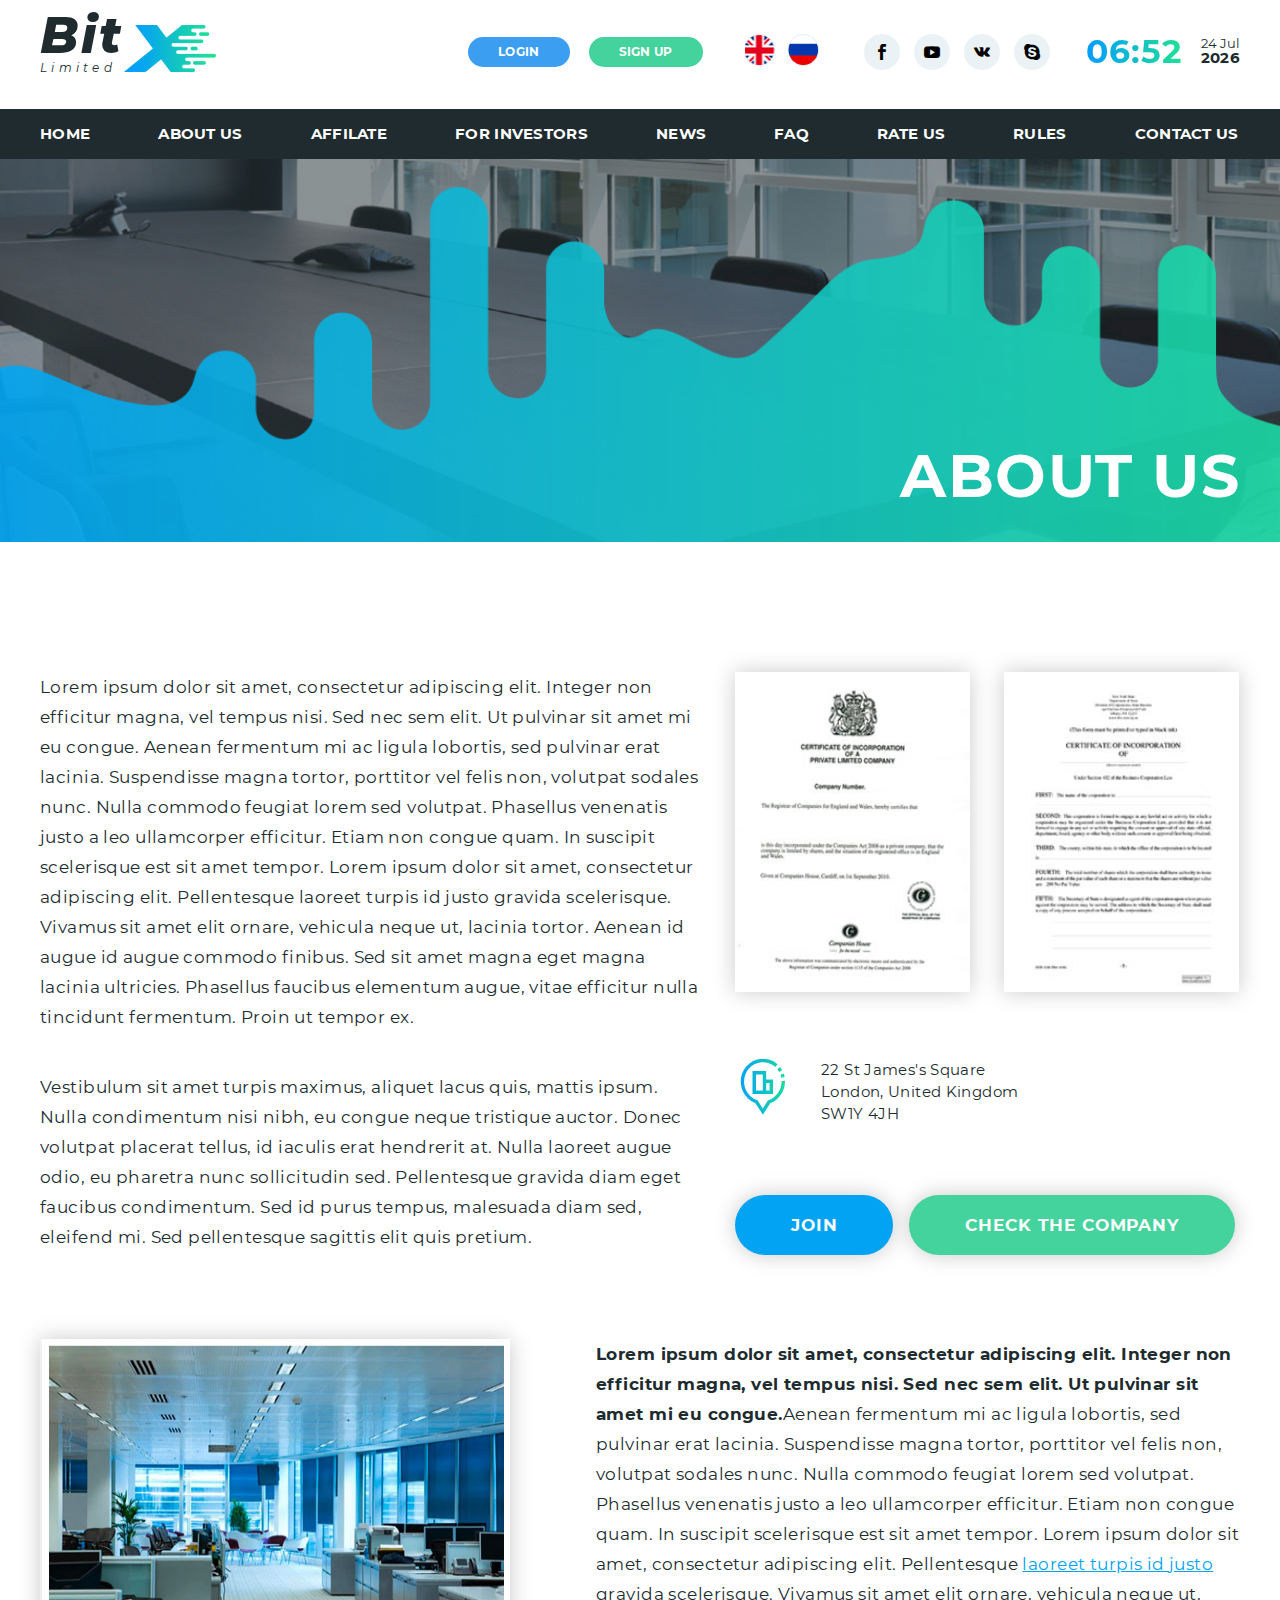
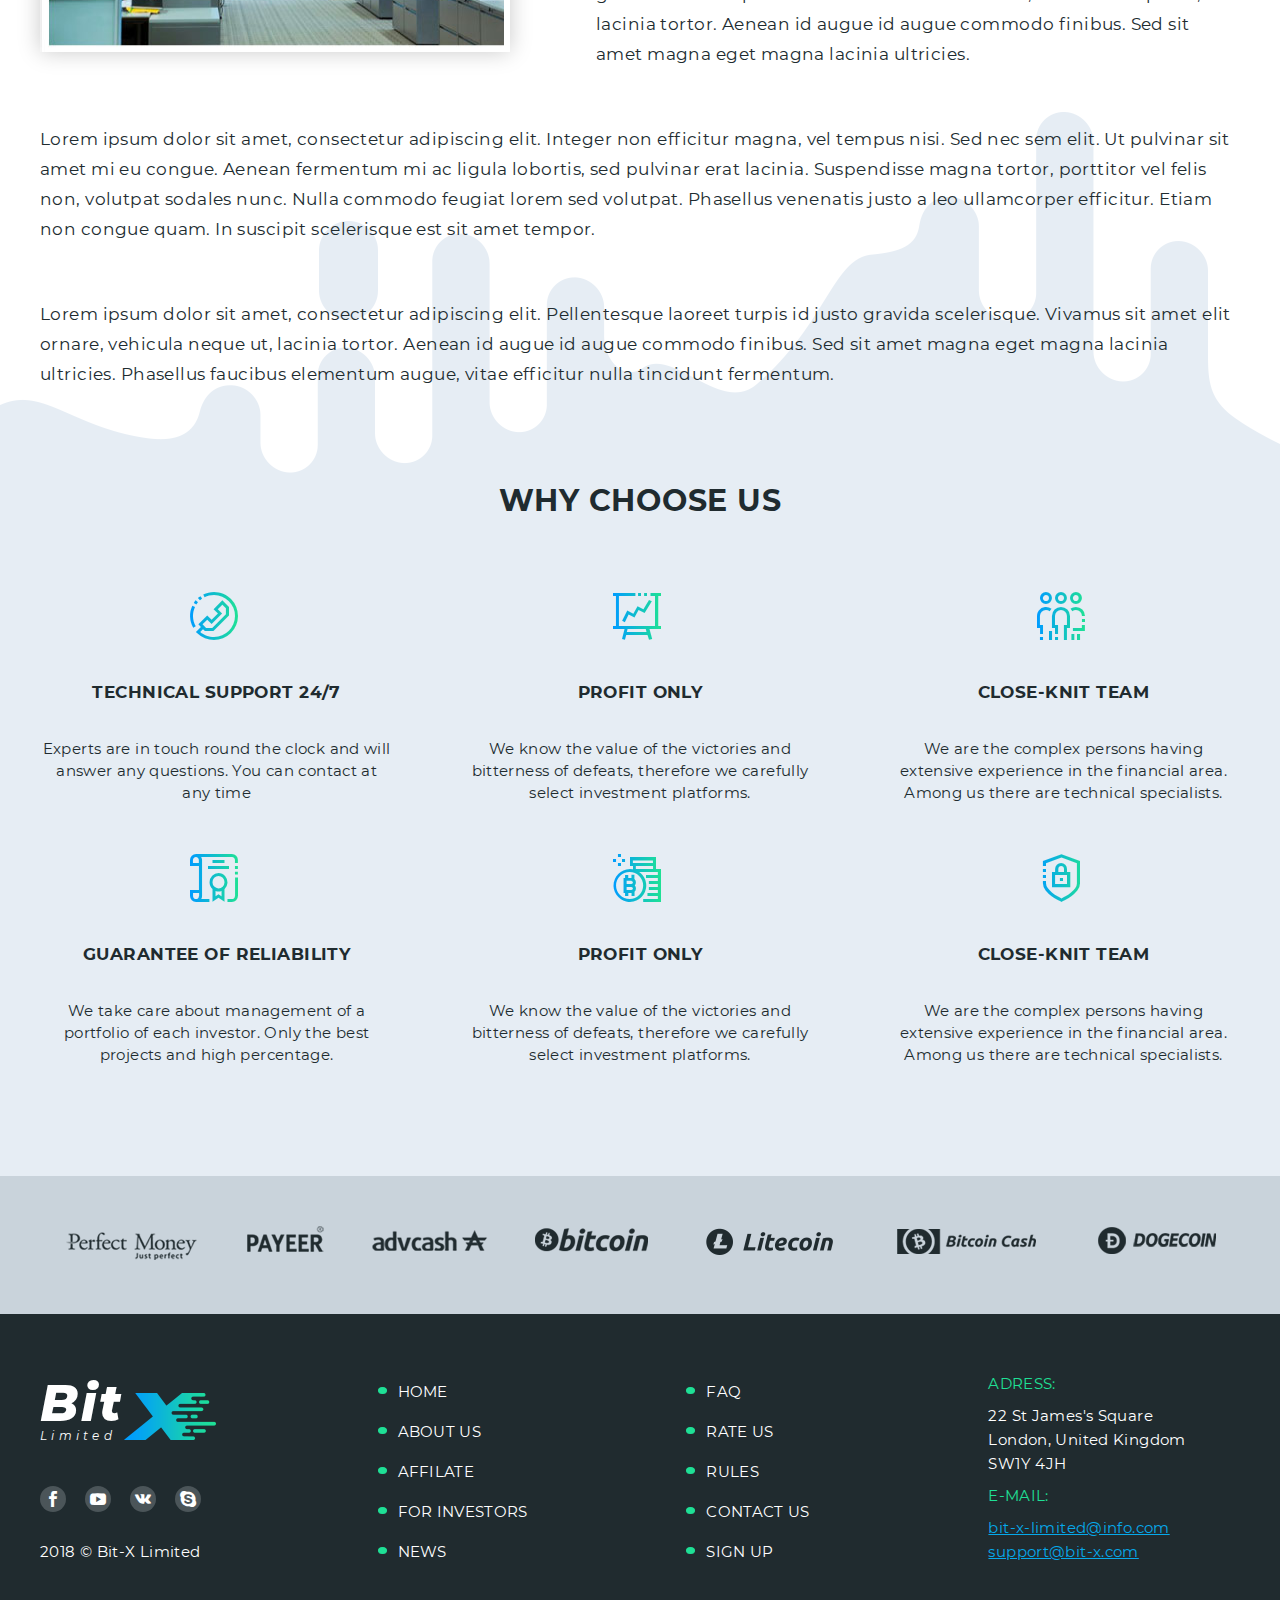
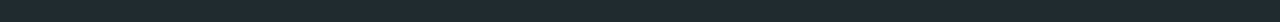
<file: about us.html>
<!DOCTYPE html>
<html lang="en">
<head>
    <meta charset="UTF-8">
    <meta name="viewport" content="width=device-width, initial-scale=1.0">
    <title>About us</title>

    <link rel="stylesheet" href="fonts/stylesheet.css">
    <link rel="stylesheet" href="fonts/icomoon/style.css">
    <link rel="stylesheet" href="css/selectric.css">
    <link rel="stylesheet" href="css/style.css">
    <link rel="stylesheet" href="css/responsive.css">
    <script type="text/javascript" src="js/jquery-3.3.1.min.js"></script>
    <script type="text/javascript" src="js/jquery.selectric.min.js"></script>
    <script type="text/javascript" src="js/script.js"></script>
</head>
<body>
<header>

    <div class="topline">
        <div class="container">
            <div class="headWrap">
                <div class="logo clear invisLink">
                    <div class="text">
                        <span>Bit</span>
                        <span>Limited</span>
                    </div>
                    <span class="img" style="background-image: url(img/png/logo.png)"></span>
                    <a href="#">Main</a>
                </div>
                <div class="subscribe">
                    <a href="#" class="btnColor1">login</a>
                    <a href="#" class="btnColor2">sign up</a>
                </div>
                <div class="languages">
                    <a href="#" class="img" style="background-image: url(img/png/lang1.png);"></a>
                    <a href="#" class="img" style="background-image: url(img/png/lang2.png);"></a>
                </div>
                <div class="social">
                    <a href="#" class="icon-21"></a>
                    <a href="#" class="icon-20"></a>
                    <a href="#" class="icon-19"></a>
                    <a href="#" class="icon-18"></a>
                </div>
                <div class="date clear">
                    <span class="clock grad" id="time">20:47</span>
                    <div class="day">
                        <span class="date" id="date">05 Jun</span>
                        <span class="year" id="year">2018</span>
                    </div>
                </div>
            </div>
        </div>
    </div>

    <div class="menu">
        <div class="container">
            <a href="main.html" class="home">HOME</a>
            <a href="#">ABOUT US</a>
            <a href="Affilate.html">AFFILATE</a>
            <a href="#">FOR INVESTORS</a>
            <a href="#">NEWS</a>
            <a href="#">FAQ</a>
            <a href="#">RATE US</a>
            <a href="rules.html">RULES</a>
            <a href="contactUs.html">CONTACT US</a>
            <div class="menu1">
                <select name="menu1" id="menu1">
                    <option value="1">HOME</option>
                    <option value="2">ABOUT US</option>
                    <option value="3">AFFILATE</option>
                    <option value="4">FOR INVESTORS</option>
                    <option value="5">NEWS</option>
                    <option value="6">FAQ</option>
                    <option value="7">RATE US</option>
                    <option value="8">RULES</option>
                    <option value="9">CONTACT US</option>
                </select>
            </div>
        </div>
    </div>
</header>
<div class="content aboutUs">
    <div class="banner" style="background-image: url(img/png/fondAbout1.png);">
        <div class="container">
            <h1>about us</h1>
        </div>
    </div>
    <div style="background-image: url(img/png/fondAbout2.png);">
        <div class="info about" >
            <div class="container">
                <div class="item clear">
                    <div class="item about text">
                        <p>Lorem ipsum dolor sit amet, consectetur adipiscing elit. Integer non efficitur magna, vel
                            tempus
                            nisi.
                            Sed nec sem elit. Ut pulvinar sit amet mi eu congue. Aenean fermentum mi ac ligula lobortis,
                            sed
                            pulvinar erat lacinia. Suspendisse magna tortor, porttitor vel felis non, volutpat sodales
                            nunc.
                            Nulla
                            commodo feugiat lorem sed volutpat. Phasellus venenatis justo a leo ullamcorper efficitur.
                            Etiam
                            non
                            congue quam. In suscipit scelerisque est sit amet tempor. Lorem ipsum dolor sit amet,
                            consectetur
                            adipiscing elit. Pellentesque laoreet turpis id justo gravida scelerisque. Vivamus sit amet
                            elit
                            ornare,
                            vehicula neque ut, lacinia tortor. Aenean id augue id augue commodo finibus. Sed sit amet
                            magna
                            eget
                            magna lacinia ultricies. Phasellus faucibus elementum augue, vitae efficitur nulla tincidunt
                            fermentum.
                            Proin ut tempor ex.
                        </p>
                        <p>
                            Vestibulum sit amet turpis maximus, aliquet lacus quis, mattis ipsum. Nulla condimentum nisi
                            nibh,
                            eu
                            congue neque tristique auctor.
                            Donec volutpat placerat tellus, id iaculis erat hendrerit at. Nulla laoreet augue odio, eu
                            pharetra
                            nunc
                            sollicitudin sed. Pellentesque gravida diam eget faucibus condimentum. Sed id purus tempus,
                            malesuada
                            diam sed, eleifend mi. Sed pellentesque sagittis elit quis pretium.
                        </p>
                    </div>
                    <div class="item certificate">
                        <div class="img">
                            <img src="img/jpg/certificate1.jpg" alt="certificate1">
                            <img src="img/jpg/certificate2.jpg" alt="certificate2">
                        </div>
                        <div class="address clear">
                            <a href="#" class="icon-5 grad"></a>
                            <span>22 St James's Square <br>London, United Kingdom <br>SW1Y 4JH</span>
                        </div>
                        <div class="btns">
                            <a href="#" class="btnColor1">join</a>
                            <a href="#" class="btnColor2">check the company</a>
                        </div>
                    </div>
                </div>
                <div class="wrapper">
                    <div class="item img clear">
                        <img src="img/jpg/office.jpg" alt="office">
                        <p><b>Lorem ipsum dolor sit amet, consectetur adipiscing elit. Integer non efficitur magna, vel
                            tempus
                            nisi. Sed nec sem elit. Ut pulvinar sit amet mi eu congue.</b>Aenean fermentum mi ac ligula
                            lobortis, sed pulvinar erat lacinia. Suspendisse magna tortor,
                            porttitor vel felis non, volutpat sodales nunc. Nulla commodo feugiat lorem sed volutpat.
                            Phasellus
                            venenatis justo a leo ullamcorper efficitur. Etiam non congue quam. In suscipit scelerisque
                            est
                            sit
                            amet tempor. Lorem ipsum dolor sit amet, consectetur adipiscing elit. Pellentesque
                            <a href="#">laoreet turpis id justo</a> gravida scelerisque. Vivamus sit amet elit ornare,
                            vehicula
                            neque ut, lacinia tortor. Aenean id augue id augue commodo finibus. Sed sit amet magna eget
                            magna
                            lacinia ultricies.
                        </p>
                    </div>
                    <div class="item text">

                        <p>Lorem ipsum dolor sit amet, consectetur adipiscing elit. Integer non efficitur magna, vel
                            tempus
                            nisi. Sed nec sem elit. Ut pulvinar sit amet mi eu congue. Aenean fermentum mi ac ligula
                            lobortis,
                            sed pulvinar erat lacinia. Suspendisse magna tortor, porttitor vel felis non, volutpat
                            sodales
                            nunc.
                            Nulla commodo feugiat lorem sed volutpat. Phasellus venenatis justo a leo ullamcorper
                            efficitur.
                            Etiam non congue quam. In suscipit scelerisque est sit amet tempor.
                        </p>
                        <p>Lorem ipsum dolor sit amet, consectetur adipiscing elit. Pellentesque laoreet turpis id justo
                            gravida
                            scelerisque. Vivamus sit amet elit ornare, vehicula neque ut, lacinia tortor. Aenean id
                            augue id
                            augue commodo finibus. Sed sit amet magna eget magna lacinia ultricies. Phasellus faucibus
                            elementum
                            augue, vitae efficitur nulla tincidunt fermentum.
                        </p>
                    </div>
                </div>
            </div>
        </div>
        <div class="advantages aboutUs">
            <div class="container">
                <span class="captionDark">why choose us</span>
                <div class="wrapper clear">
                    <div class="item">
                        <span class="icon-9 grad"></span>
                        <span>Technical support 24/7</span>
                        <p class="textBlockLight">Experts are in touch round the clock and will answer any questions.
                            You
                            can contact at any
                            time</p>
                    </div>
                    <div class="item">
                        <span class="icon-10 grad"></span>
                        <span>Profit only</span>
                        <p class="textBlockLight">We know the value of the victories and bitterness of defeats,
                            therefore we
                            carefully select
                            investment platforms.</p>
                    </div>
                    <div class="item">
                        <span class="icon-11 grad"></span>
                        <span>Close-knit team</span>
                        <p class="textBlockLight">We are the complex persons having extensive experience in the
                            financial
                            area. Among us there are
                            technical specialists.</p>
                    </div>
                    <div class="item">
                        <span class="icon-12 grad"></span>
                        <span>Guarantee of reliability</span>
                        <p class="textBlockLight">We take care about management of a portfolio of each investor. Only
                            the
                            best projects and high
                            percentage.</p>
                    </div>
                    <div class="item">
                        <span class="icon-13 grad"></span>
                        <span>Profit only</span>
                        <p class="textBlockLight">We know the value of the victories and bitterness of defeats,
                            therefore we
                            carefully select
                            investment platforms.</p>
                    </div>
                    <div class="item">
                        <span class="icon-14 grad"></span>
                        <span>Close-knit team</span>
                        <p class="textBlockLight">We are the complex persons having extensive experience in the
                            financial
                            area. Among us there are
                            technical specialists.</p>
                    </div>
                </div>
            </div>
        </div>
    </div>
    <div class="payments">
        <div class="container">
            <ul class="wrapper">
                <li><img src="img/png/payments1.png" alt="payment1"></li>
                <li><img src="img/png/payments2.png" alt="payment2"></li>
                <li><img src="img/png/payments3.png" alt="payment3"></li>
                <li><img src="img/png/payments4.png" alt="payment4"></li>
                <li><img src="img/png/payments5.png" alt="payment5"></li>
                <li><img src="img/png/payments6.png" alt="payment6"></li>
                <li><img src="img/png/payments7.png" alt="payment7"></li>
            </ul>
        </div>
    </div>
</div>
<footer>
    <div class="container">
        <div class="wrapper">
            <div class="item">
                <div class="logo clear invisLink">
                    <div class="text">
                        <span>Bit</span>
                        <span>Limited</span>
                    </div>
                    <span class="img" style="background-image: url(img/png/logo.png)"></span>
                    <a href="#">Main</a>
                </div>
                <div class="widgets">
                    <a href="#" class="icon-21"></a>
                    <a href="#" class="icon-20"></a>
                    <a href="#" class="icon-19"></a>
                    <a href="#" class="icon-18"></a>
                </div>
                <span class="copyrights">2018 © Bit-X Limited</span>
            </div>
            <div class="item">
                <ul class="menu">
                    <li><a href="main.html" class="home">HOME</a></li>
                    <li><a href="about%20us.html">ABOUT US</a></li>
                    <li><a href="Affilate.html">AFFILATE</a></li>
                    <li><a href="#">FOR INVESTORS</a></li>
                    <li><a href="#">NEWS</a></li>
                </ul>
            </div>
            <div class="item">
                <ul class="menu">
                    <li><a href="#">FAQ</a></li>
                    <li><a href="#">RATE US</a></li>
                    <li><a href="rules.html">RULES</a></li>
                    <li><a href="contactUs.html">CONTACT US</a></li>
                    <li><a href="#">Sign up</a></li>
                </ul>
            </div>
            <div class="item">
                <div class="address">
                    <span>Adress:</span>
                    <p><a href="#">22 St James's Square <br> London, United Kingdom <br> SW1Y 4JH</a></p>
                </div>
                <div class="mail">
                    <span>E-mail:</span>
                    <p><a href="#" class="link1">bit-x-limited@info.com <br> support@bit-x.com</a></p>
                </div>
            </div>
        </div>
    </div>
</footer>
</body>
</html>
</file>
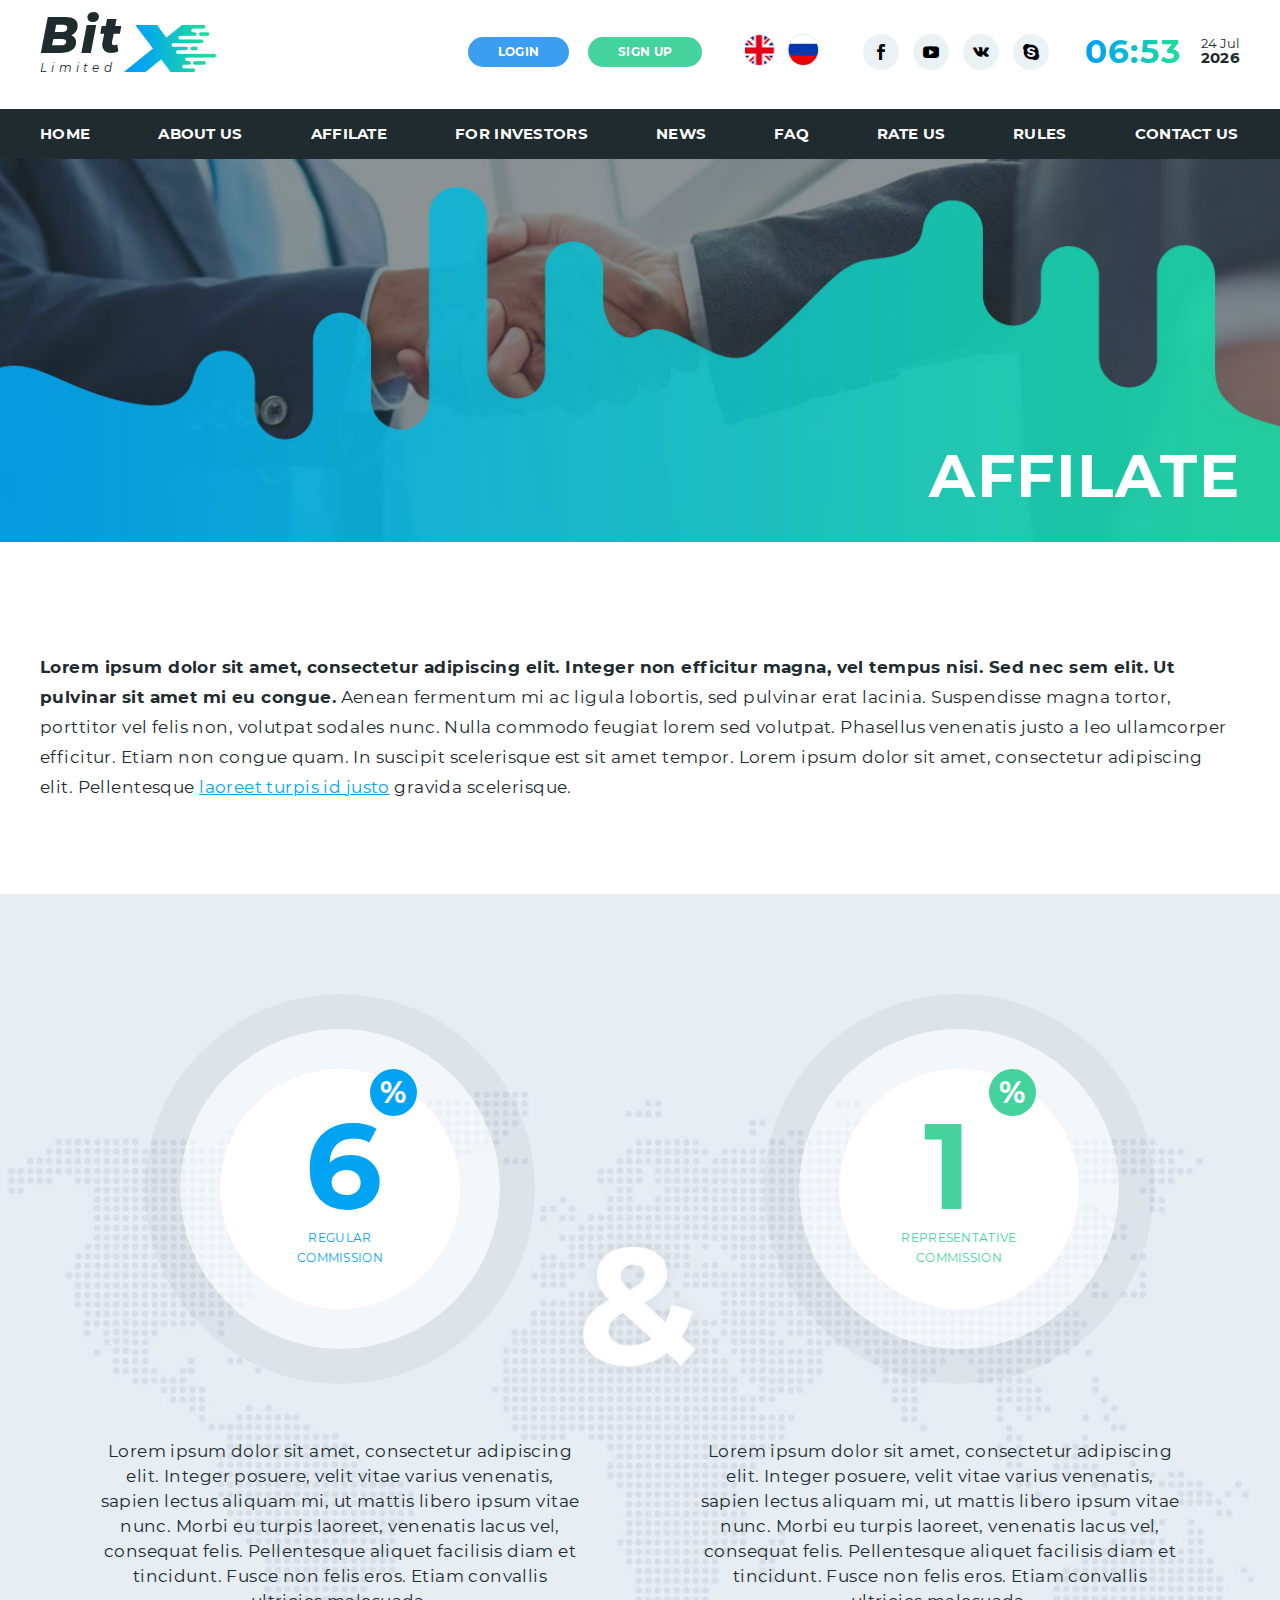
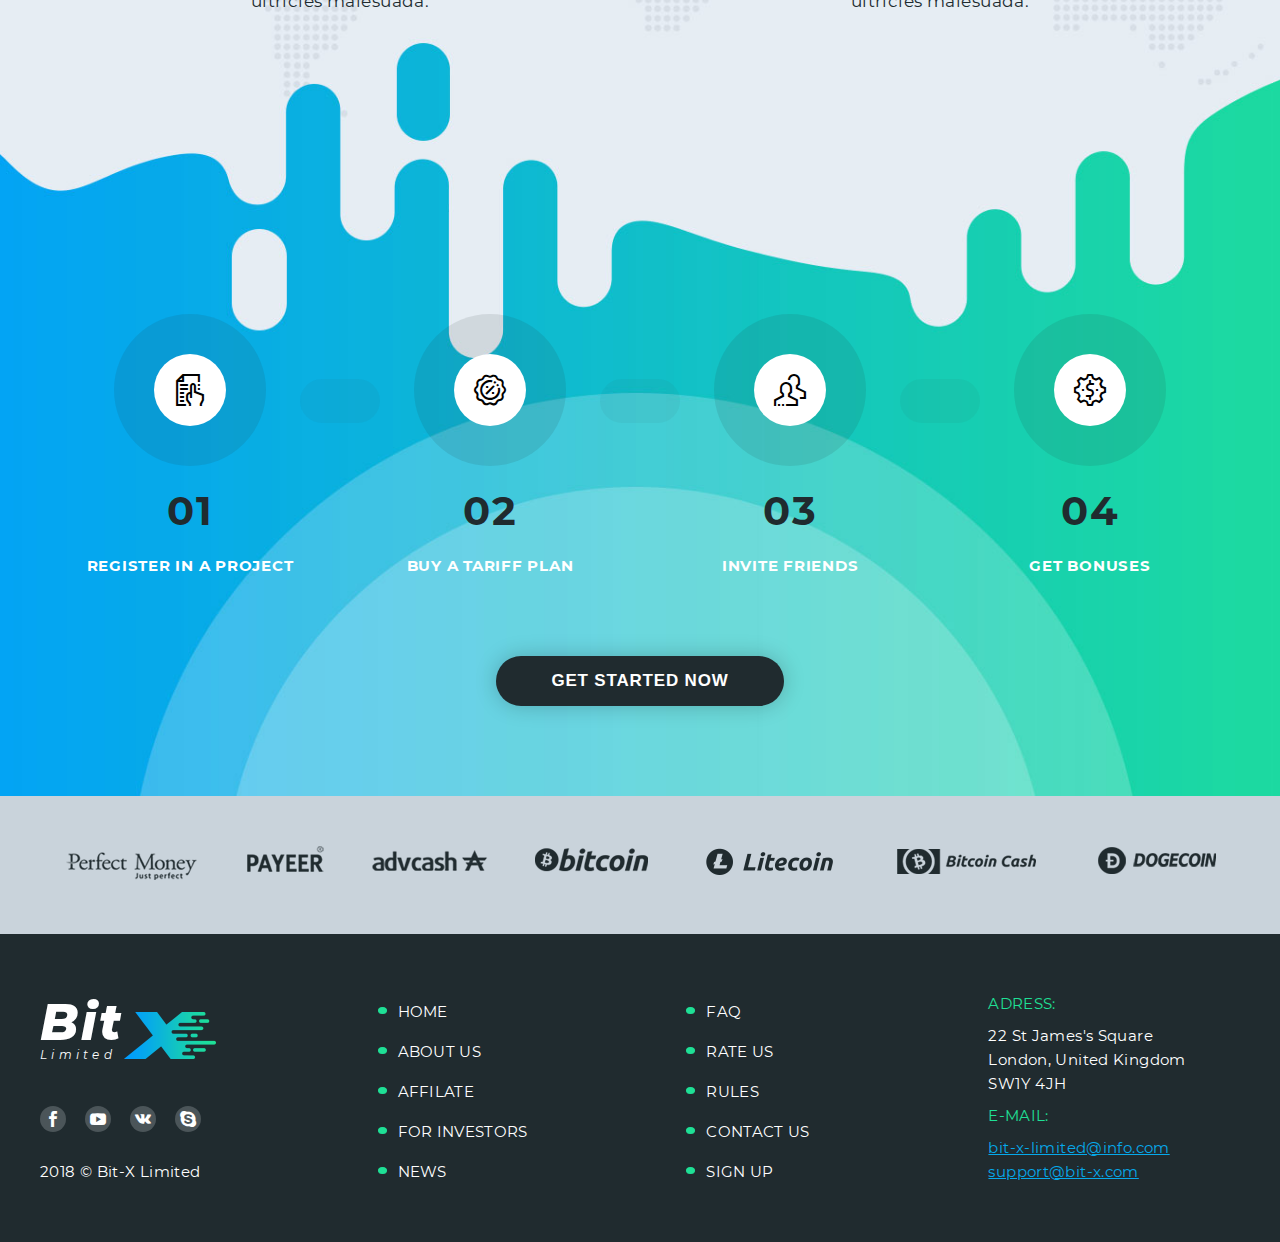
<file: Affilate.html>
<!DOCTYPE html>
<html lang="en">
<head>
    <meta charset="UTF-8">
    <meta name="viewport" content="width=device-width, initial-scale=1.0">
    <title>Affilate</title>

    <link rel="stylesheet" href="fonts/stylesheet.css">
    <link rel="stylesheet" href="fonts/icomoon/style.css">
    <link rel="stylesheet" href="css/selectric.css">
    <link rel="stylesheet" href="css/style.css">
    <link rel="stylesheet" href="css/responsive.css">
    <script type="text/javascript" src="js/jquery-3.3.1.min.js"></script>
    <script type="text/javascript" src="js/jquery.selectric.min.js"></script>
    <script type="text/javascript" src="js/script.js"></script>
</head>
<body>
<header>

    <div class="topline">
        <div class="container">
            <div class="headWrap">
                <div class="logo clear invisLink">
                    <div class="text">
                        <span>Bit</span>
                        <span>Limited</span>
                    </div>
                    <span class="img" style="background-image: url(img/png/logo.png)"></span>
                    <a href="#">Main</a>
                </div>
                <div class="subscribe">
                    <a href="#" class="btnColor1">login</a>
                    <a href="#" class="btnColor2">sign up</a>
                </div>
                <div class="languages">
                    <a href="#" class="img" style="background-image: url(img/png/lang1.png);"></a>
                    <a href="#" class="img" style="background-image: url(img/png/lang2.png);"></a>
                </div>
                <div class="social">
                    <a href="#" class="icon-21"></a>
                    <a href="#" class="icon-20"></a>
                    <a href="#" class="icon-19"></a>
                    <a href="#" class="icon-18"></a>
                </div>
                <div class="date clear">
                    <span class="clock grad" id="time">20:47</span>
                    <div class="day">
                        <span class="date" id="date">05 Jun</span>
                        <span class="year" id="year">2018</span>
                    </div>
                </div>
            </div>
        </div>
    </div>

    <div class="menu">
        <div class="container">
            <a href="main.html" class="home">HOME</a>
            <a href="about%20us.html">ABOUT US</a>
            <a href="#">AFFILATE</a>
            <a href="#">FOR INVESTORS</a>
            <a href="#">NEWS</a>
            <a href="#">FAQ</a>
            <a href="#">RATE US</a>
            <a href="rules.html">RULES</a>
            <a href="contactUs.html">CONTACT US</a>
            <div class="menu1">
                <select name="menu1" id="menu1">
                    <option value="1">HOME</option>
                    <option value="2">ABOUT US</option>
                    <option value="3">AFFILATE</option>
                    <option value="4">FOR INVESTORS</option>
                    <option value="5">NEWS</option>
                    <option value="6">FAQ</option>
                    <option value="7">RATE US</option>
                    <option value="8">RULES</option>
                    <option value="9">CONTACT US</option>
                </select>
            </div>
        </div>
    </div>
</header>
<div class="content affilate">
    <div class="banner" style="background-image: url(img/jpg/fondAffilate.jpg);">
        <div class="container">
            <h1>Affilate</h1>
        </div>
    </div>
    <div class="text">
        <div class="container">
            <p><b>Lorem ipsum dolor sit amet, consectetur adipiscing elit.
                Integer non efficitur magna, vel tempus nisi. Sed nec sem elit.
                Ut pulvinar sit amet mi eu congue.</b>
                Aenean fermentum mi ac ligula lobortis, sed pulvinar erat lacinia.
                Suspendisse magna tortor, porttitor vel felis non, volutpat sodales
                nunc. Nulla commodo feugiat lorem sed volutpat. Phasellus venenatis
                justo a leo ullamcorper efficitur. Etiam non congue quam. In
                suscipit scelerisque est sit amet tempor. Lorem ipsum dolor sit amet,
                consectetur adipiscing elit. Pellentesque
                <a href="#">laoreet turpis id justo</a>
                gravida scelerisque.
            </p>
        </div>
    </div>
    <div class="wrapper" style="background-image: url(img/jpg/fond4.jpg);" >
        <div class="container">
            <div class="img clear">
                <div class="left">
                    <span class="percent">%</span>
                    <span class="number">6</span>
                    <span class="text">REGULAR <br> COMMISSION</span>
                </div>
                <div class="right">
                    <span class="percent">%</span>
                    <span class="number">1</span>
                    <span class="text">REPRESENTATIVE <br>COMMISSION</span>
                </div>
            </div>
            <div class="item clear">
                <p>Lorem ipsum dolor sit amet, consectetur adipiscing elit. Integer posuere, velit vitae varius
                    venenatis, sapien lectus aliquam mi, ut mattis libero ipsum vitae nunc. Morbi eu turpis laoreet,
                    venenatis lacus vel, consequat felis. Pellentesque aliquet facilisis diam et tincidunt. Fusce non
                    felis eros. Etiam convallis ultricies malesuada.</p>
                <p>Lorem ipsum dolor sit amet, consectetur adipiscing elit. Integer posuere, velit vitae varius venenatis, sapien lectus aliquam mi, ut mattis libero ipsum vitae nunc. Morbi eu turpis laoreet, venenatis lacus vel, consequat felis. Pellentesque aliquet facilisis diam et tincidunt. Fusce non felis eros. Etiam convallis ultricies malesuada.</p>
            </div>
            <div class="item">
                <div class="points clear">
                    <div class="point">
                        <span class="icon-22"></span>
                        <span>01</span>
                        <span>Register in a project</span>
                    </div>
                    <div class="point">
                        <span class="icon-23"></span>
                        <span>02</span>
                        <span>Buy a tariff plan</span>
                    </div>
                    <div class="point">
                        <span class="icon-24"></span>
                        <span>03</span>
                        <span>Invite friends</span>
                    </div>
                    <div class="point">
                        <span class="icon-25"></span>
                        <span>04</span>
                        <span>Get bonuses</span>
                    </div>
                </div>
                <div class="button"><button>get started now</button></div>
            </div>
        </div>
    </div>
    <div class="payments">
        <div class="container">
            <ul class="wrapper">
                <li><img src="img/png/payments1.png" alt="payment1"></li>
                <li><img src="img/png/payments2.png" alt="payment2"></li>
                <li><img src="img/png/payments3.png" alt="payment3"></li>
                <li><img src="img/png/payments4.png" alt="payment4"></li>
                <li><img src="img/png/payments5.png" alt="payment5"></li>
                <li><img src="img/png/payments6.png" alt="payment6"></li>
                <li><img src="img/png/payments7.png" alt="payment7"></li>
            </ul>
        </div>
    </div>
</div>
<footer>
    <div class="container">
        <div class="wrapper">
            <div class="item">
                <div class="logo clear invisLink">
                    <div class="text">
                        <span>Bit</span>
                        <span>Limited</span>
                    </div>
                    <span class="img" style="background-image: url(img/png/logo.png)"></span>
                    <a href="#">Main</a>
                </div>
                <div class="widgets">
                    <a href="#" class="icon-21"></a>
                    <a href="#" class="icon-20"></a>
                    <a href="#" class="icon-19"></a>
                    <a href="#" class="icon-18"></a>
                </div>
                <span class="copyrights">2018 © Bit-X Limited</span>
            </div>
            <div class="item">
                <ul class="menu">
                    <li><a href="main.html" class="home">HOME</a></li>
                    <li><a href="about%20us.html">ABOUT US</a></li>
                    <li><a href="Affilate.html">AFFILATE</a></li>
                    <li><a href="#">FOR INVESTORS</a></li>
                    <li><a href="#">NEWS</a></li>
                </ul>
            </div>
            <div class="item">
                <ul class="menu">
                    <li><a href="#">FAQ</a></li>
                    <li><a href="#">RATE US</a></li>
                    <li><a href="rules.html">RULES</a></li>
                    <li><a href="contactUs.html">CONTACT US</a></li>
                    <li><a href="#">Sign up</a></li>
                </ul>
            </div>
            <div class="item">
                <div class="address">
                    <span>Adress:</span>
                    <p><a href="#">22 St James's Square <br> London, United Kingdom <br> SW1Y 4JH</a></p>
                </div>
                <div class="mail">
                    <span>E-mail:</span>
                    <p><a href="#" class="link1">bit-x-limited@info.com <br> support@bit-x.com</a></p>
                </div>
            </div>
        </div>
    </div>
</footer>
</body>
</html>
</file>
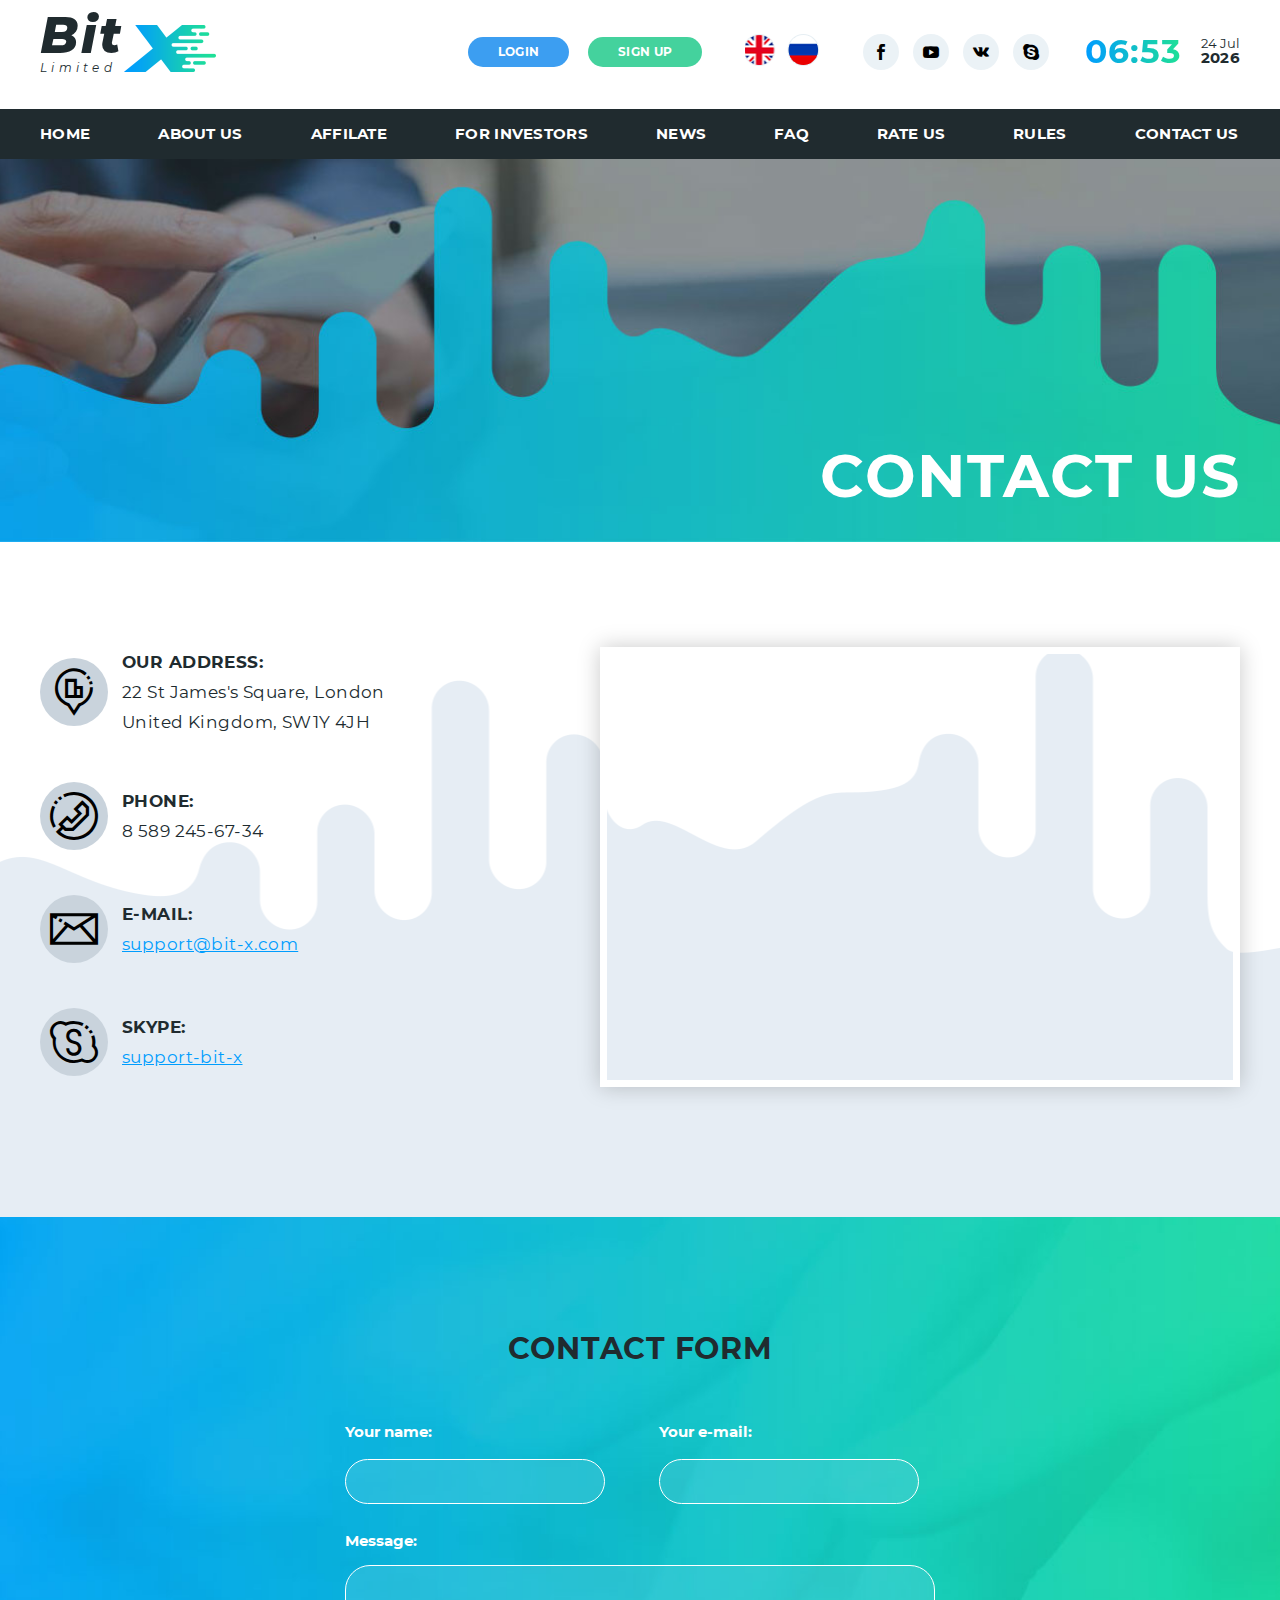
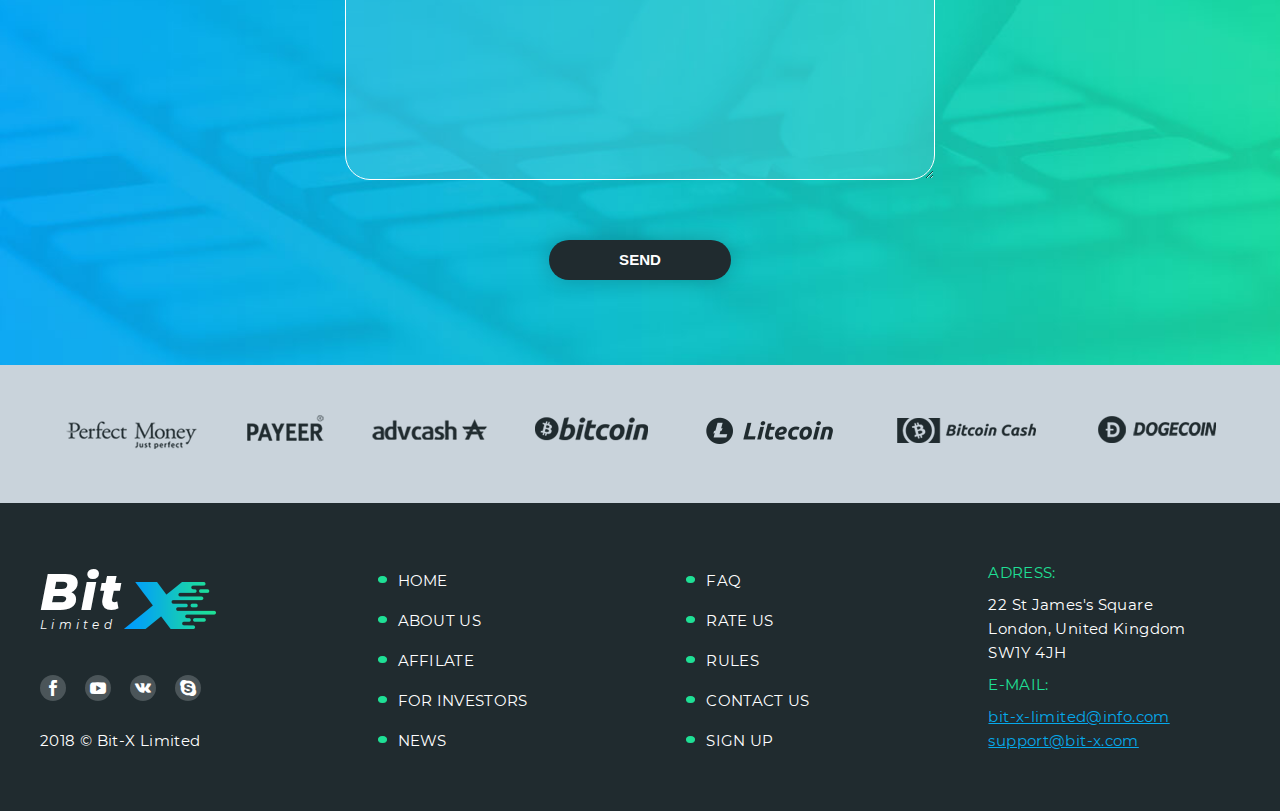
<file: contactUs.html>
<!DOCTYPE html>
<html lang="en">
<head>
    <meta charset="UTF-8">
    <meta name="viewport" content="width=device-width, initial-scale=1.0">
    <title>Contact Us</title>

    <link rel="stylesheet" href="fonts/stylesheet.css">
    <link rel="stylesheet" href="fonts/icomoon/style.css">
    <link rel="stylesheet" href="css/selectric.css">
    <link rel="stylesheet" href="css/style.css">
    <link rel="stylesheet" href="css/responsive.css">
    <script type="text/javascript" src="js/jquery-3.3.1.min.js"></script>
    <script type="text/javascript" src="js/jquery.selectric.min.js"></script>
    <script type="text/javascript" src="js/script.js"></script>
</head>
<body>
<header>

    <div class="topline">
        <div class="container">
            <div class="headWrap">
                <div class="logo clear invisLink">
                    <div class="text">
                        <span>Bit</span>
                        <span>Limited</span>
                    </div>
                    <span class="img" style="background-image: url(img/png/logo.png)"></span>
                    <a href="#">Main</a>
                </div>
                <div class="subscribe">
                    <a href="#" class="btnColor1">login</a>
                    <a href="#" class="btnColor2">sign up</a>
                </div>
                <div class="languages">
                    <a href="#" class="img" style="background-image: url(img/png/lang1.png);"></a>
                    <a href="#" class="img" style="background-image: url(img/png/lang2.png);"></a>
                </div>
                <div class="social">
                    <a href="#" class="icon-21"></a>
                    <a href="#" class="icon-20"></a>
                    <a href="#" class="icon-19"></a>
                    <a href="#" class="icon-18"></a>
                </div>
                <div class="date clear">
                    <span class="clock grad" id="time">20:47</span>
                    <div class="day">
                        <span class="date" id="date">05 Jun</span>
                        <span class="year" id="year">2018</span>
                    </div>
                </div>
            </div>
        </div>
    </div>

    <div class="menu">
        <div class="container">
            <a href="main.html" class="home">HOME</a>
            <a href="about%20us.html">ABOUT US</a>
            <a href="#">AFFILATE</a>
            <a href="#">FOR INVESTORS</a>
            <a href="#">NEWS</a>
            <a href="#">FAQ</a>
            <a href="#">RATE US</a>
            <a href="rules.html">RULES</a>
            <a href="#">CONTACT US</a>
            <div class="menu1">
                <select name="menu1" id="menu1">
                    <option value="1">HOME</option>
                    <option value="2">ABOUT US</option>
                    <option value="3">AFFILATE</option>
                    <option value="4">FOR INVESTORS</option>
                    <option value="5">NEWS</option>
                    <option value="6">FAQ</option>
                    <option value="7">RATE US</option>
                    <option value="8">RULES</option>
                    <option value="9">CONTACT US</option>
                </select>
            </div>
        </div>
    </div>
</header>
<div class="content contact">
    <div class="banner" style="background-image: url(img/jpg/fondContact.jpg);">
        <div class="container">
            <h1>contact us</h1>
        </div>
    </div>
    <div class="map" style="background-image: url(img/png/fond1.png);">
        <div class="container ">
            <div class="wrapper clear">
                <div class="item">
                    <div class="point clear">
                        <span class="icon-5"></span>
                        <div class="text">
                            <span>our Address:</span>
                            <a class="address" href="#">22 St James's Square, London <br>
                                United Kingdom, SW1Y 4JH</a>
                        </div>
                    </div>
                    <div class="point clear">
                        <span class="icon-9"></span>
                        <div class="text">
                            <span>phone:</span>
                            <a class="tel" href="tel:85892456734">8 589 245-67-34</a>
                        </div>
                    </div>
                    <div class="point clear">
                        <span class="icon-26"></span>
                        <div class="text">
                            <span>e-mail:</span>
                            <a class="mail" href="mailto:support@bit-x.com">support@bit-x.com</a>
                        </div>
                        <div class="point clear">
                            <span class="icon-27"></span>
                            <div class="text">
                                <span>skype:</span>
                                <a class="skype" href="skype:support-bit-x?chat">support-bit-x</a>
                            </div>
                        </div>
                    </div>

                </div>
                <div class="item">
                    <iframe src="https://www.google.com/maps/embed?pb=!1m18!1m12!1m3!1d19866.881369445637!2d-0.15198321034989212!3d51.506607930063396!2m3!1f0!2f0!3f0!3m2!1i1024!2i768!4f13.1!3m3!1m2!1s0x487604d72d282a63%3A0xab0f752816e24f2b!2s22+St+James&#39;s+Square%2C+St.+James&#39;s%2C+London+SW1Y+4JH%2C+UK!5e0!3m2!1sen!2sby!4v1553147522844"
                            frameborder="0" style="border:0" allowfullscreen></iframe>
                </div>
            </div>
        </div>
    </div>
    <div class="facts" style="background-image: url(img/jpg/fond-Contact1.jpg);">
                <div class="container">
                    <div class="wrapper">
                        <span class="title">contact form</span>
                        <div class="form clear">
                            <form action="#">
                                <label for="name">Your name:</label>
                                <input type="text" name="name" id="name">
                            </form>
                            <form action="#">
                                <label for="mail">Your e-mail:</label>
                                <input type="text" name="mail" id="mail">
                            </form>
                            <form action="#">
                                <label for="message">Message:</label>
                                <textarea name="message" id="message"></textarea>
                            </form>
                        </div>
                        <button>send</button>
                    </div>
                </div>

            </div>
    <div class="payments">
                <div class="container">
                    <ul class="wrapper">
                        <li><img src="img/png/payments1.png" alt="payment1"></li>
                        <li><img src="img/png/payments2.png" alt="payment2"></li>
                        <li><img src="img/png/payments3.png" alt="payment3"></li>
                        <li><img src="img/png/payments4.png" alt="payment4"></li>
                        <li><img src="img/png/payments5.png" alt="payment5"></li>
                        <li><img src="img/png/payments6.png" alt="payment6"></li>
                        <li><img src="img/png/payments7.png" alt="payment7"></li>
                    </ul>
                </div>
    </div>
</div>
<footer>
    <div class="container">
        <div class="wrapper">
            <div class="item">
                <div class="logo clear invisLink">
                    <div class="text">
                        <span>Bit</span>
                        <span>Limited</span>
                    </div>
                    <span class="img" style="background-image: url(img/png/logo.png)"></span>
                    <a href="#">Main</a>
                </div>
                <div class="widgets">
                    <a href="#" class="icon-21"></a>
                    <a href="#" class="icon-20"></a>
                    <a href="#" class="icon-19"></a>
                    <a href="#" class="icon-18"></a>
                </div>
                <span class="copyrights">2018 © Bit-X Limited</span>
            </div>
            <div class="item">
                <ul class="menu">
                    <li><a href="main.html" class="home">HOME</a></li>
                    <li><a href="about%20us.html">ABOUT US</a></li>
                    <li><a href="Affilate.html">AFFILATE</a></li>
                    <li><a href="#">FOR INVESTORS</a></li>
                    <li><a href="#">NEWS</a></li>
                </ul>
            </div>
            <div class="item">
                <ul class="menu">
                    <li><a href="#">FAQ</a></li>
                    <li><a href="#">RATE US</a></li>
                    <li><a href="rules.html">RULES</a></li>
                    <li><a href="contactUs.html">CONTACT US</a></li>
                    <li><a href="#">Sign up</a></li>
                </ul>
            </div>
            <div class="item">
                <div class="address">
                    <span>Adress:</span>
                    <p><a href="#">22 St James's Square <br> London, United Kingdom <br> SW1Y 4JH</a></p>
                </div>
                <div class="mail">
                    <span>E-mail:</span>
                    <p><a href="#" class="link1">bit-x-limited@info.com <br> support@bit-x.com</a></p>
                </div>
            </div>
        </div>
    </div>
</footer>
</body>
</html>
</file>
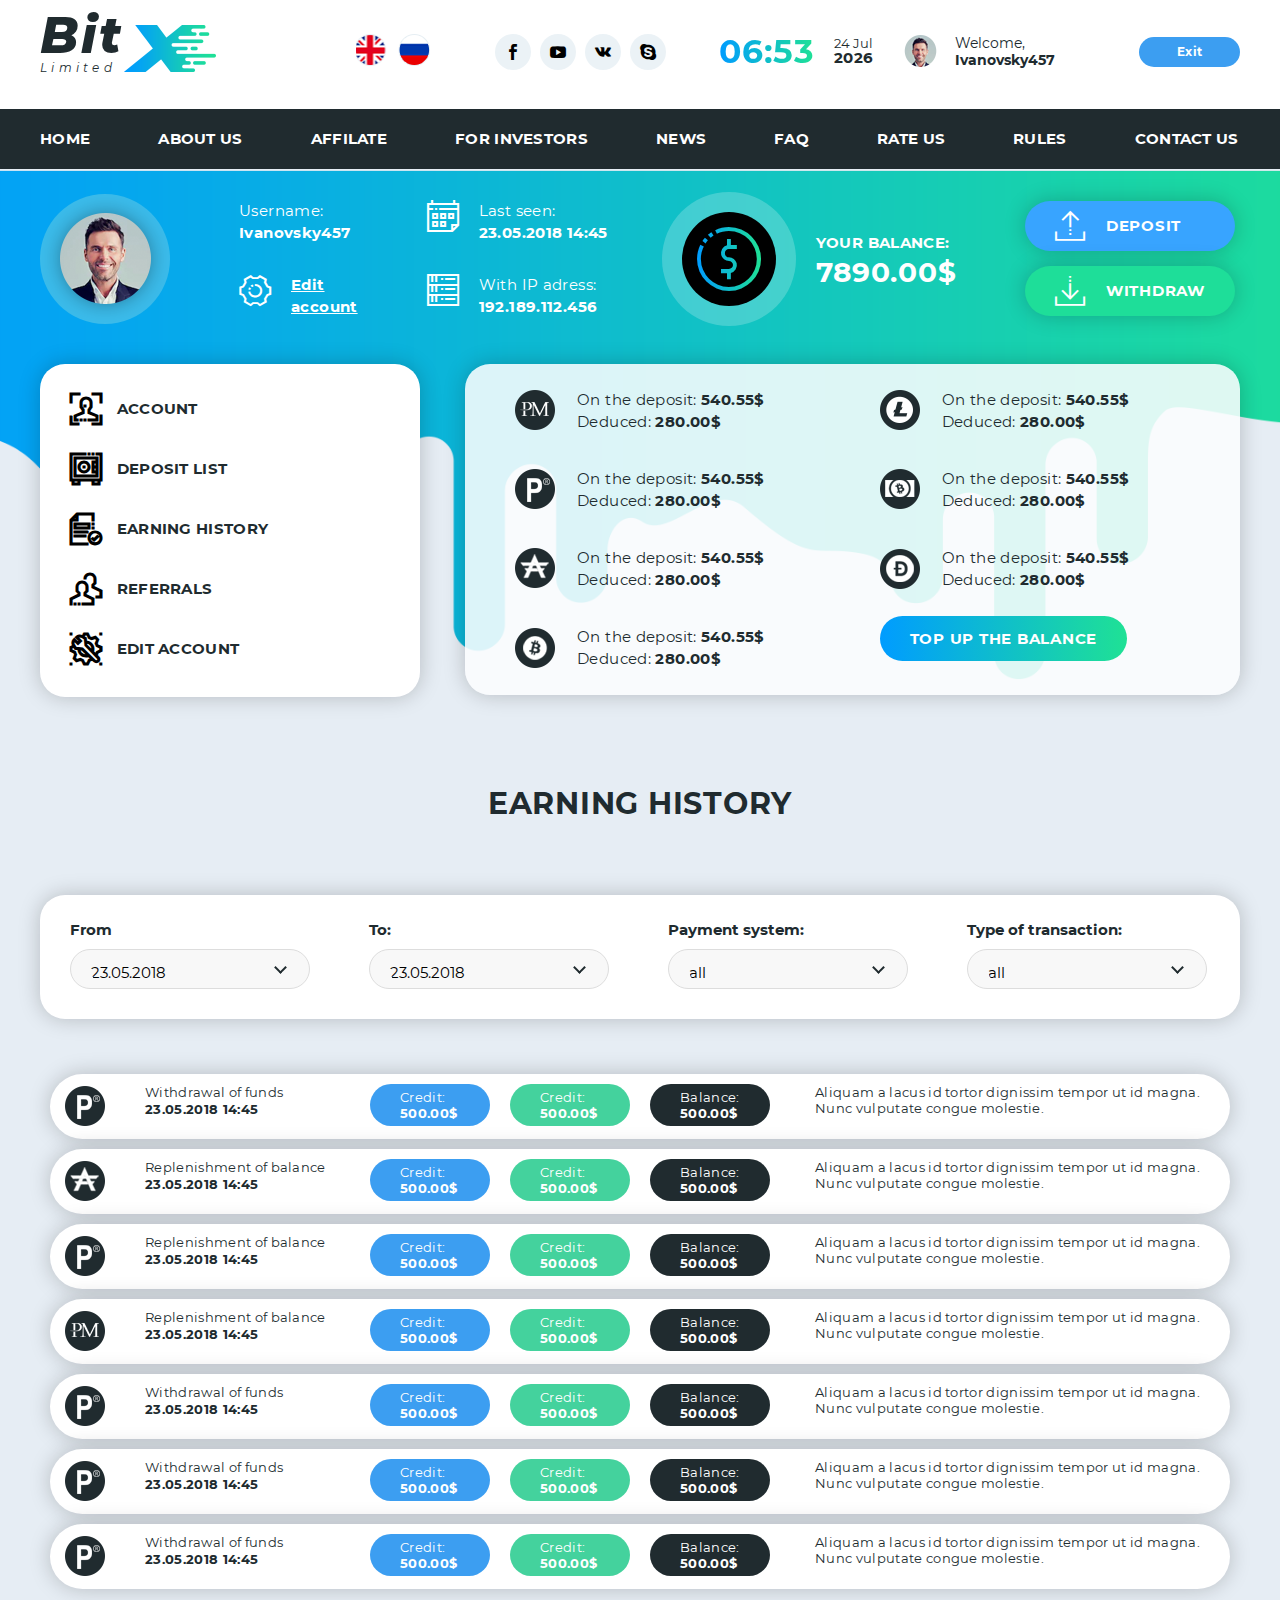
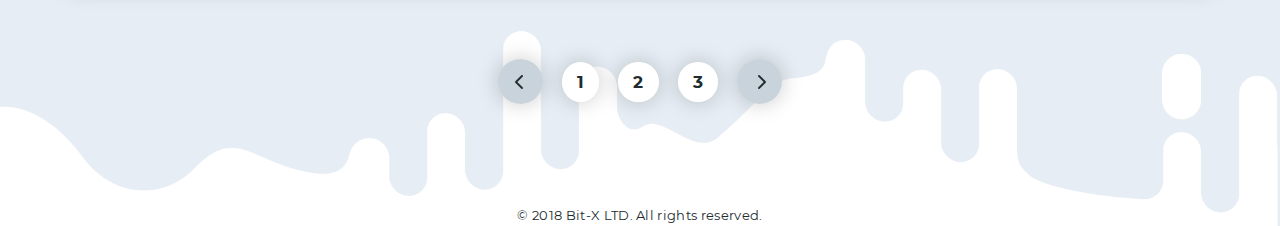
<file: earningHistory.html>
<!DOCTYPE html>
<html lang="en">
<head>
    <meta charset="UTF-8">
    <meta name="viewport" content="width=device-width, initial-scale=1.0">
    <title>Earning History</title>

    <link rel="stylesheet" href="fonts/stylesheet.css">
    <link rel="stylesheet" href="fonts/icomoon/style.css">
    <link rel="stylesheet" href="css/selectric.css">
    <link rel="stylesheet" href="css/style.css">
    <link rel="stylesheet" href="css/responsive.css">
    <script type="text/javascript" src="js/jquery-3.3.1.min.js"></script>
    <script type="text/javascript" src="js/jquery.selectric.min.js"></script>
    <script type="text/javascript" src="js/script.js"></script>
</head>
<body>
<div class="bodyWrap">
    <header class="depositHeader">
        <div class="topline">
            <div class="container">
                <div class="headWrap">
                    <div class="logo ref clear invisLink">
                        <div class="text">
                            <span>Bit</span>
                            <span>Limited</span>
                        </div>
                        <span class="img" style="background-image: url(img/png/logo.png)"></span>
                        <a href="#">Main</a>
                    </div>
                    <div class="languages">
                        <a href="#" class="img" style="background-image: url(img/png/lang1.png);"></a>
                        <a href="#" class="img" style="background-image: url(img/png/lang2.png);"></a>
                    </div>
                    <div class="social">
                        <a href="#" class="icon-21 big"></a>
                        <a href="#" class="icon-20 big"></a>
                        <a href="#" class="icon-19 big"></a>
                        <a href="#" class="icon-18 big"></a>
                    </div>
                    <div class="date">
                        <span class="clock grad" id="time">20:47</span>
                        <div class="day">
                            <span class="date" id="date">05 Jun</span>
                            <span class="year" id="year">2018</span>
                        </div>
                    </div>
                    <div class="user clear">
                        <span class="img" style="background-image: url(img/png/user1.png);"></span>
                        <div class="text">
                            <span>Welcome,</span>
                            <span>Ivanovsky457</span>
                        </div>
                    </div>
                    <div><a href="#" class="btnColor1">Exit</a></div>
                </div>
            </div>
        </div>

        <div class="menu">
            <div class="container">
                <a href="main.html">HOME</a>
                <a href="about%20us.html">ABOUT US</a>
                <a href="Affilate.html">AFFILATE</a>
                <a href="#">FOR INVESTORS</a>
                <a href="#">NEWS</a>
                <a href="#">FAQ</a>
                <a href="#">RATE US</a>
                <a href="rules.html">RULES</a>
                <a href="contactUs.html">CONTACT US</a>
                <div class="menu1">
                    <select name="menu1" id="menu1">
                        <option value="1">HOME</option>
                        <option value="2">ABOUT US</option>
                        <option value="3">AFFILATE</option>
                        <option value="4">FOR INVESTORS</option>
                        <option value="5">NEWS</option>
                        <option value="6">FAQ</option>
                        <option value="7">RATE US</option>
                        <option value="8">RULES</option>
                        <option value="9">CONTACT US</option>
                    </select>
                </div>
            </div>
        </div>
        <div class="wrapper clear" style="background-image: url(img/png/fond.png);">
            <div class="container ">
                <div class="userInfo">
                    <span class="img" style="background-image: url(img/png/user2.png);"></span>
                    <div class="info ">
                        <div class="point">
                            <span class="title">Username:</span>
                            <span class="text">Ivanovsky457</span>
                        </div>
                        <div class="point clear">
                            <span class="icon-29"></span>
                            <a href="#" class="link2">Edit <span>account</span></a>
                        </div>
                    </div>
                    <div class="info">
                        <div class="point clear">
                            <span class="icon-1"></span>
                            <div><span class="title">Last seen:</span>
                                <span class="text">23.05.2018 14:45</span></div>
                        </div>
                        <div class="point clear">
                            <span class="icon-28"></span>
                            <div>
                                <span class="title">With IP adress:</span>
                                <span class="text">192.189.112.456</span>
                            </div>
                        </div>
                    </div>

                    <div class="balance clear">
                        <div class="balanceImg"><span class="icon-33 grad"></span></div>
                        <div class="text">
                            <span>YOUR BALANCE:</span>
                            <span>7890.00$</span>
                        </div>
                    </div>
                    <div class="btns clear">
                        <a href="#" class="btnColor1"> <span class="icon-4"></span>DEPOSIT</a>
                        <a href="#" class="btnColor2"> <span class="icon-3"></span>WITHDRAW</a>
                    </div>
                </div>
                <ul class="navigation">
                    <li class="point">
                        <span class="icon-2"></span>
                        <span>ACCOUNT</span>
                    </li>
                    <li class="point">
                        <span class="icon-30"></span>
                        <span>DEPOSIT LIST</span>
                    </li>
                    <li class="point">
                        <span class="icon-31"></span>
                        <span>EARNING HISTORY</span>
                    </li>
                    <li class="point ref">
                        <span class="icon-24"></span>
                        <span>REFERRALS</span>
                    </li>
                    <li class="point">
                        <span class="icon-32"></span>
                        <span>EDIT ACCOUNT</span>
                    </li>
                </ul>
                <select name="navigation" id="navigation">
                    <option value="1">ACCOUNT</option>
                    <option value="2">DEPOSIT LIST</option>
                    <option value="3">EARNING HISTORY</option>
                    <option value="4">REFERRALS</option>
                    <option value="5">EDIT ACCOUNT</option>
                </select>
                <div class="deposit clear">
                    <div class="item">
                        <div class="point">
                            <span class="img" style="background-image: url(img/png/payments11.png);"></span>
                            <div><span class="title">On the deposit: <span class="text">540.55$</span></span>
                                <span class="title"><br>Deduced: <span class="text">280.00$</span></span></div>
                        </div>
                        <div class="point">
                            <span class="img" style="background-image: url(img/png/payments12.png);"></span>
                            <div><span class="title">On the deposit: <span class="text">540.55$</span></span>
                                <span class="title"><br>Deduced: <span class="text">280.00$</span></span></div>
                        </div>
                        <div class="point">
                            <span class="img" style="background-image: url(img/png/payments13.png);"></span>
                            <div><span class="title">On the deposit: <span class="text">540.55$</span></span>
                                <span class="title"><br>Deduced: <span class="text">280.00$</span></span></div>
                        </div>
                        <div class="point">
                            <span class="img" style="background-image: url(img/png/payments14.png);"></span>
                            <div><span class="title">On the deposit: <span class="text">540.55$</span></span>
                                <span class="title"><br>Deduced: <span class="text">280.00$</span></span></div>
                        </div>
                    </div>
                    <div class="item">
                        <div class="point">
                            <span class="img" style="background-image: url(img/png/payments15.png);"></span>
                            <div><span class="title">On the deposit: <span class="text">540.55$</span></span>
                                <span class="title"><br>Deduced: <span class="text">280.00$</span></span></div>
                        </div>
                        <div class="point">
                            <span class="img" style="background-image: url(img/png/payments16.png);"></span>
                            <div><span class="title">On the deposit: <span class="text">540.55$</span></span>
                                <span class="title"><br>Deduced: <span class="text">280.00$</span></span></div>
                        </div>
                        <div class="point">
                            <span class="img" style="background-image: url(img/png/payments17.png);"></span>
                            <div><span class="title">On the deposit: <span class="text">540.55$</span></span>
                                <span class="title"><br>Deduced: <span class="text">280.00$</span></span></div>
                        </div>
                        <a href="#" class="btnGrad1">TOP UP THE BALANCE</a>
                    </div>
                </div>
            </div>
        </div>
    </header>
    <div class="content history" style="background-image: url(img/png/fond2.png);">
        <div class="container">
            <span class="caption">earning history</span>
            <div class="choice">
                <form action="#">
                    <label for="from">From</label>
                    <select name="from" id="from">
                        <option value="23.05.2018">23.05.2018</option>
                        <option value="24.05.2018">24.05.2018</option>
                        <option value="25.05.2018">25.05.2018</option>
                    </select>
                </form>
                <form action="#">
                    <label for="to">To:</label>
                    <select name="to" id="to">
                        <option value="23.05.2018">23.05.2018</option>
                        <option value="24.05.2018">24.05.2018</option>
                        <option value="25.05.2018">25.05.2018</option>
                    </select>
                </form>
                <form action="#">
                    <label for="system">Payment system:</label>
                    <select name="system" id="system">
                        <option value="all">all</option>
                        <option value="Payeer">Payeer</option>
                        <option value="Bitcoin">Bitcoin</option>
                    </select>
                </form>
                <form action="#">
                    <label for="transaction">Type of transaction:</label>
                    <select name="transaction" id="transaction">
                        <option value="all">all</option>
                        <option value="Payeer">Payeer</option>
                        <option value="Bitcoin">Bitcoin</option>
                    </select>
                </form>
            </div>
            <ul class="table">
                <li class="clear">
                    <span class="img" style="background-image: url(img/png/payments12.png);"></span>
                    <div>
                        <span>Withdrawal of funds</span>
                        <span>23.05.2018  14:45</span>
                    </div>
                    <div>
                        <span>Credit:</span>
                        <span>500.00$</span>
                    </div>
                    <div>
                        <span>Credit:</span>
                        <span>500.00$</span>
                    </div>
                    <div>
                        <span>Balance:</span>
                        <span>500.00$</span>
                    </div>
                    <p>Aliquam a lacus id tortor dignissim tempor ut id magna.
                        <br>Nunc vulputate congue molestie. </p>
                </li>
                <li class="clear">
                    <span class="img" style="background-image: url(img/png/payments13.png);"></span>
                    <div>
                        <span>Replenishment of balance</span>
                        <span>23.05.2018  14:45</span>
                    </div>
                    <div>
                        <span>Credit:</span>
                        <span>500.00$</span>
                    </div>
                    <div>
                        <span>Credit:</span>
                        <span>500.00$</span>
                    </div>
                    <div>
                        <span>Balance:</span>
                        <span>500.00$</span>
                    </div>
                    <p>Aliquam a lacus id tortor dignissim tempor ut id magna.
                        <br>Nunc vulputate congue molestie. </p>
                </li>
                <li class="clear">
                    <span class="img" style="background-image: url(img/png/payments12.png);"></span>
                    <div>
                        <span>Replenishment of balance</span>
                        <span>23.05.2018  14:45</span>
                    </div>
                    <div>
                        <span>Credit:</span>
                        <span>500.00$</span>
                    </div>
                    <div>
                        <span>Credit:</span>
                        <span>500.00$</span>
                    </div>
                    <div>
                        <span>Balance:</span>
                        <span>500.00$</span>
                    </div>
                    <p>Aliquam a lacus id tortor dignissim tempor ut id magna.
                        <br>Nunc vulputate congue molestie. </p>
                </li>
                <li class="clear">
                    <span class="img" style="background-image: url(img/png/payments11.png);"></span>
                    <div>
                        <span>Replenishment of balance</span>
                        <span>23.05.2018  14:45</span>
                    </div>
                    <div>
                        <span>Credit:</span>
                        <span>500.00$</span>
                    </div>
                    <div>
                        <span>Credit:</span>
                        <span>500.00$</span>
                    </div>
                    <div>
                        <span>Balance:</span>
                        <span>500.00$</span>
                    </div>
                    <p>Aliquam a lacus id tortor dignissim tempor ut id magna.
                        <br>Nunc vulputate congue molestie. </p>
                </li>
                <li class="clear">
                    <span class="img" style="background-image: url(img/png/payments12.png);"></span>
                    <div>
                        <span>Withdrawal of funds</span>
                        <span>23.05.2018  14:45</span>
                    </div>
                    <div>
                        <span>Credit:</span>
                        <span>500.00$</span>
                    </div>
                    <div>
                        <span>Credit:</span>
                        <span>500.00$</span>
                    </div>
                    <div>
                        <span>Balance:</span>
                        <span>500.00$</span>
                    </div>
                    <p>Aliquam a lacus id tortor dignissim tempor ut id magna.
                        <br>Nunc vulputate congue molestie. </p>
                </li>
                <li class="clear">
                    <span class="img" style="background-image: url(img/png/payments12.png);"></span>
                    <div>
                        <span>Withdrawal of funds</span>
                        <span>23.05.2018  14:45</span>
                    </div>
                    <div>
                        <span>Credit:</span>
                        <span>500.00$</span>
                    </div>
                    <div>
                        <span>Credit:</span>
                        <span>500.00$</span>
                    </div>
                    <div>
                        <span>Balance:</span>
                        <span>500.00$</span>
                    </div>
                    <p>Aliquam a lacus id tortor dignissim tempor ut id magna.
                        <br>Nunc vulputate congue molestie. </p>
                </li>
                <li class="clear">
                    <span class="img" style="background-image: url(img/png/payments12.png);"></span>
                    <div>
                        <span>Withdrawal of funds</span>
                        <span>23.05.2018  14:45</span>
                    </div>
                    <div>
                        <span>Credit:</span>
                        <span>500.00$</span>
                    </div>
                    <div>
                        <span>Credit:</span>
                        <span>500.00$</span>
                    </div>
                    <div>
                        <span>Balance:</span>
                        <span>500.00$</span>
                    </div>
                    <p>Aliquam a lacus id tortor dignissim tempor ut id magna.
                        <br>Nunc vulputate congue molestie. </p>
                </li>
            </ul>
            <div class="slider">
                <ul>
                    <li><a href="#" class="img" style="background-image: url(img/png/arrow1.png);"></a></li>
                    <li><span>1</span></li>
                    <li><span>2</span></li>
                    <li><span>3</span></li>
                    <li><a href="#" class="img" style="background-image: url(img/png/arrow2.png);"></a></li>
                </ul>
            </div>
            <span class="copyrights">© 2018 Bit-X LTD. All rights reserved.</span>
        </div>
    </div>
</div>
</body>
</html>
</file>
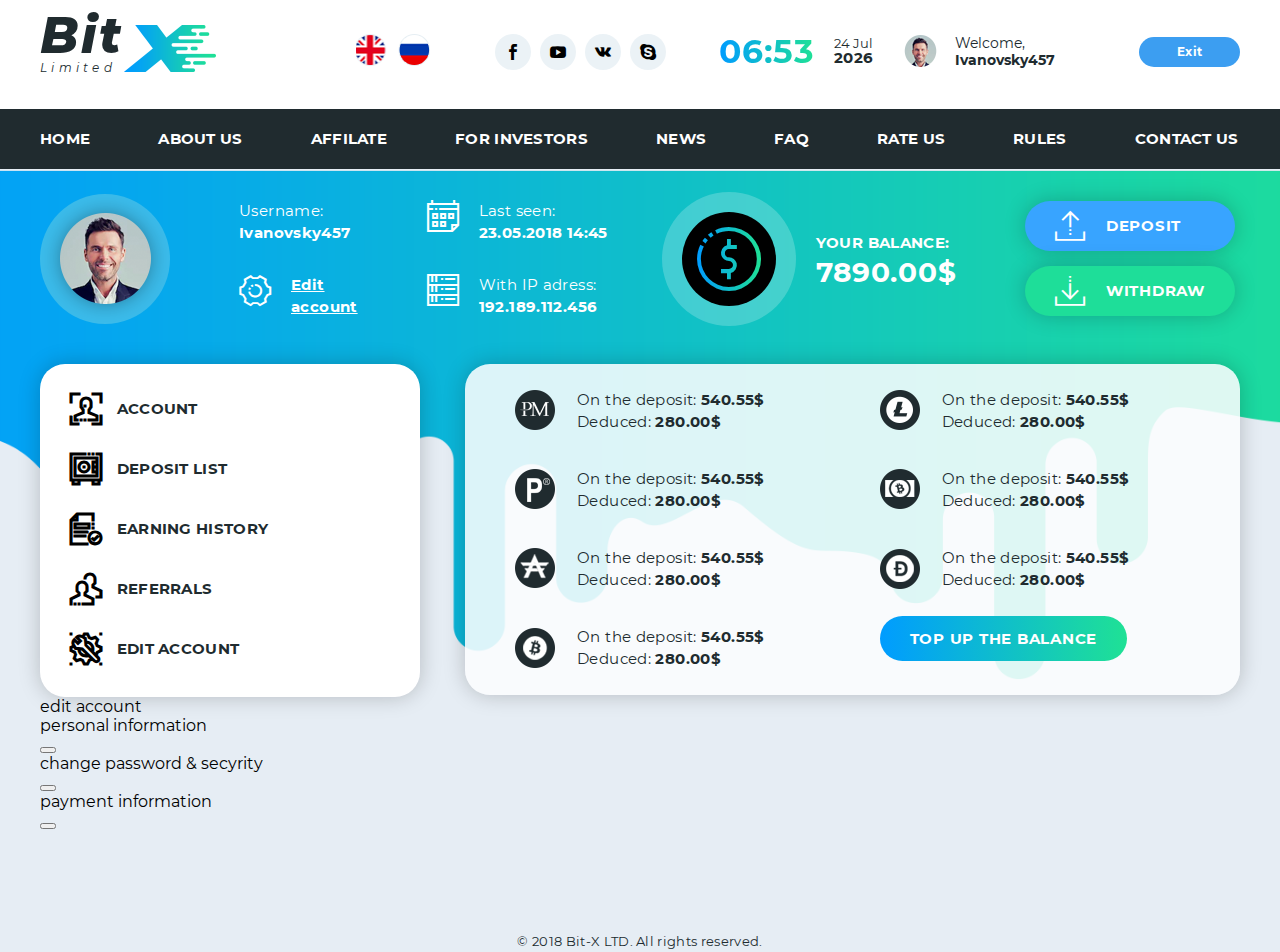
<file: editAccount.html>
<!DOCTYPE html>
<html lang="en">
<head>
    <meta charset="UTF-8">
    <meta name="viewport" content="width=device-width, initial-scale=1.0">
    <title>Edit Account</title>

    <link rel="stylesheet" href="fonts/stylesheet.css">
    <link rel="stylesheet" href="fonts/icomoon/style.css">
    <link rel="stylesheet" href="css/selectric.css">
    <link rel="stylesheet" href="css/style.css">
    <link rel="stylesheet" href="css/responsive.css">
    <script type="text/javascript" src="js/jquery-3.3.1.min.js"></script>
    <script type="text/javascript" src="js/jquery.selectric.min.js"></script>
    <script type="text/javascript" src="js/script.js"></script>
</head>
<body>
<div class="bodyWrap">
    <header class="depositHeader">
        <div class="topline">
            <div class="container">
                <div class="headWrap">
                    <div class="logo ref clear invisLink">
                        <div class="text">
                            <span>Bit</span>
                            <span>Limited</span>
                        </div>
                        <span class="img" style="background-image: url(img/png/logo.png)"></span>
                        <a href="#">Main</a>
                    </div>
                    <div class="languages">
                        <a href="#" class="img" style="background-image: url(img/png/lang1.png);"></a>
                        <a href="#" class="img" style="background-image: url(img/png/lang2.png);"></a>
                    </div>
                    <div class="social">
                        <a href="#" class="icon-21 big"></a>
                        <a href="#" class="icon-20 big"></a>
                        <a href="#" class="icon-19 big"></a>
                        <a href="#" class="icon-18 big"></a>
                    </div>
                    <div class="date">
                        <span class="clock grad" id="time">20:47</span>
                        <div class="day">
                            <span class="date" id="date">05 Jun</span>
                            <span class="year" id="year">2018</span>
                        </div>
                    </div>
                    <div class="user clear">
                        <span class="img" style="background-image: url(img/png/user1.png);"></span>
                        <div class="text">
                            <span>Welcome,</span>
                            <span>Ivanovsky457</span>
                        </div>
                    </div>
                    <div><a href="#" class="btnColor1">Exit</a></div>
                </div>
            </div>
        </div>

        <div class="menu">
            <div class="container">
                <a href="main.html">HOME</a>
                <a href="about%20us.html">ABOUT US</a>
                <a href="Affilate.html">AFFILATE</a>
                <a href="#">FOR INVESTORS</a>
                <a href="#">NEWS</a>
                <a href="#">FAQ</a>
                <a href="#">RATE US</a>
                <a href="rules.html">RULES</a>
                <a href="contactUs.html">CONTACT US</a>
                <div class="menu1">
                    <select name="menu1" id="menu1">
                        <option value="1">HOME</option>
                        <option value="2">ABOUT US</option>
                        <option value="3">AFFILATE</option>
                        <option value="4">FOR INVESTORS</option>
                        <option value="5">NEWS</option>
                        <option value="6">FAQ</option>
                        <option value="7">RATE US</option>
                        <option value="8">RULES</option>
                        <option value="9">CONTACT US</option>
                    </select>
                </div>
            </div>
        </div>
        <div class="wrapper clear" style="background-image: url(img/png/fond.png);">
            <div class="container ">
                <div class="userInfo">
                    <span class="img" style="background-image: url(img/png/user2.png);"></span>
                    <div class="info ">
                        <div class="point">
                            <span class="title">Username:</span>
                            <span class="text">Ivanovsky457</span>
                        </div>
                        <div class="point clear">
                            <span class="icon-29"></span>
                            <a href="#" class="link2">Edit <span>account</span></a>
                        </div>
                    </div>
                    <div class="info">
                        <div class="point clear">
                            <span class="icon-1"></span>
                            <div><span class="title">Last seen:</span>
                                <span class="text">23.05.2018 14:45</span></div>
                        </div>
                        <div class="point clear">
                            <span class="icon-28"></span>
                            <div>
                                <span class="title">With IP adress:</span>
                                <span class="text">192.189.112.456</span>
                            </div>
                        </div>
                    </div>

                    <div class="balance clear">
                        <div class="balanceImg"><span class="icon-33 grad"></span></div>
                        <div class="text">
                            <span>YOUR BALANCE:</span>
                            <span>7890.00$</span>
                        </div>
                    </div>
                    <div class="btns clear">
                        <a href="#" class="btnColor1"> <span class="icon-4"></span>DEPOSIT</a>
                        <a href="#" class="btnColor2"> <span class="icon-3"></span>WITHDRAW</a>
                    </div>
                </div>
                <ul class="navigation">
                    <li class="point">
                        <span class="icon-2"></span>
                        <span>ACCOUNT</span>
                    </li>
                    <li class="point">
                        <span class="icon-30"></span>
                        <span>DEPOSIT LIST</span>
                    </li>
                    <li class="point">
                        <span class="icon-31"></span>
                        <span>EARNING HISTORY</span>
                    </li>
                    <li class="point ref">
                        <span class="icon-24"></span>
                        <span>REFERRALS</span>
                    </li>
                    <li class="point">
                        <span class="icon-32"></span>
                        <span>EDIT ACCOUNT</span>
                    </li>
                </ul>
                <select name="navigation" id="navigation">
                    <option value="1">ACCOUNT</option>
                    <option value="2">DEPOSIT LIST</option>
                    <option value="3">EARNING HISTORY</option>
                    <option value="4">REFERRALS</option>
                    <option value="5">EDIT ACCOUNT</option>
                </select>
                <div class="deposit clear">
                    <div class="item">
                        <div class="point">
                            <span class="img" style="background-image: url(img/png/payments11.png);"></span>
                            <div><span class="title">On the deposit: <span class="text">540.55$</span></span>
                                <span class="title"><br>Deduced: <span class="text">280.00$</span></span></div>
                        </div>
                        <div class="point">
                            <span class="img" style="background-image: url(img/png/payments12.png);"></span>
                            <div><span class="title">On the deposit: <span class="text">540.55$</span></span>
                                <span class="title"><br>Deduced: <span class="text">280.00$</span></span></div>
                        </div>
                        <div class="point">
                            <span class="img" style="background-image: url(img/png/payments13.png);"></span>
                            <div><span class="title">On the deposit: <span class="text">540.55$</span></span>
                                <span class="title"><br>Deduced: <span class="text">280.00$</span></span></div>
                        </div>
                        <div class="point">
                            <span class="img" style="background-image: url(img/png/payments14.png);"></span>
                            <div><span class="title">On the deposit: <span class="text">540.55$</span></span>
                                <span class="title"><br>Deduced: <span class="text">280.00$</span></span></div>
                        </div>
                    </div>
                    <div class="item">
                        <div class="point">
                            <span class="img" style="background-image: url(img/png/payments15.png);"></span>
                            <div><span class="title">On the deposit: <span class="text">540.55$</span></span>
                                <span class="title"><br>Deduced: <span class="text">280.00$</span></span></div>
                        </div>
                        <div class="point">
                            <span class="img" style="background-image: url(img/png/payments16.png);"></span>
                            <div><span class="title">On the deposit: <span class="text">540.55$</span></span>
                                <span class="title"><br>Deduced: <span class="text">280.00$</span></span></div>
                        </div>
                        <div class="point">
                            <span class="img" style="background-image: url(img/png/payments17.png);"></span>
                            <div><span class="title">On the deposit: <span class="text">540.55$</span></span>
                                <span class="title"><br>Deduced: <span class="text">280.00$</span></span></div>
                        </div>
                        <a href="#" class="btnGrad1">TOP UP THE BALANCE</a>
                    </div>
                </div>
            </div>
        </div>
    </header>
    <div class="content account" style="background-image: url(img/png/fond2.png);">
        <div class="container">
            <span class="caption">edit account</span>
            <div class="wrapper">
                <div class="caption">personal information</div>
                <form action=""></form>
                <form action=""></form>
                <form action=""></form>
                <form action=""></form>
                <form action=""></form>
                <button></button>
            </div>
            <div class="wrapper">
                <div class="caption">change password & secyrity</div>
                <form action=""></form>
                <form action=""></form>
                <form action=""></form>
                <form action=""></form>
                <form action=""></form>
                <button></button>
            </div>
            <div class="wrapper">
                <div class="caption">payment information</div>
                <form action=""></form>
                <form action=""></form>
                <form action=""></form>
                <form action=""></form>
                <form action=""></form>
                <button></button>
            </div>

            <span class="copyrights">© 2018 Bit-X LTD. All rights reserved.</span>
        </div>
    </div>
</div>
</body>
</html>
</file>
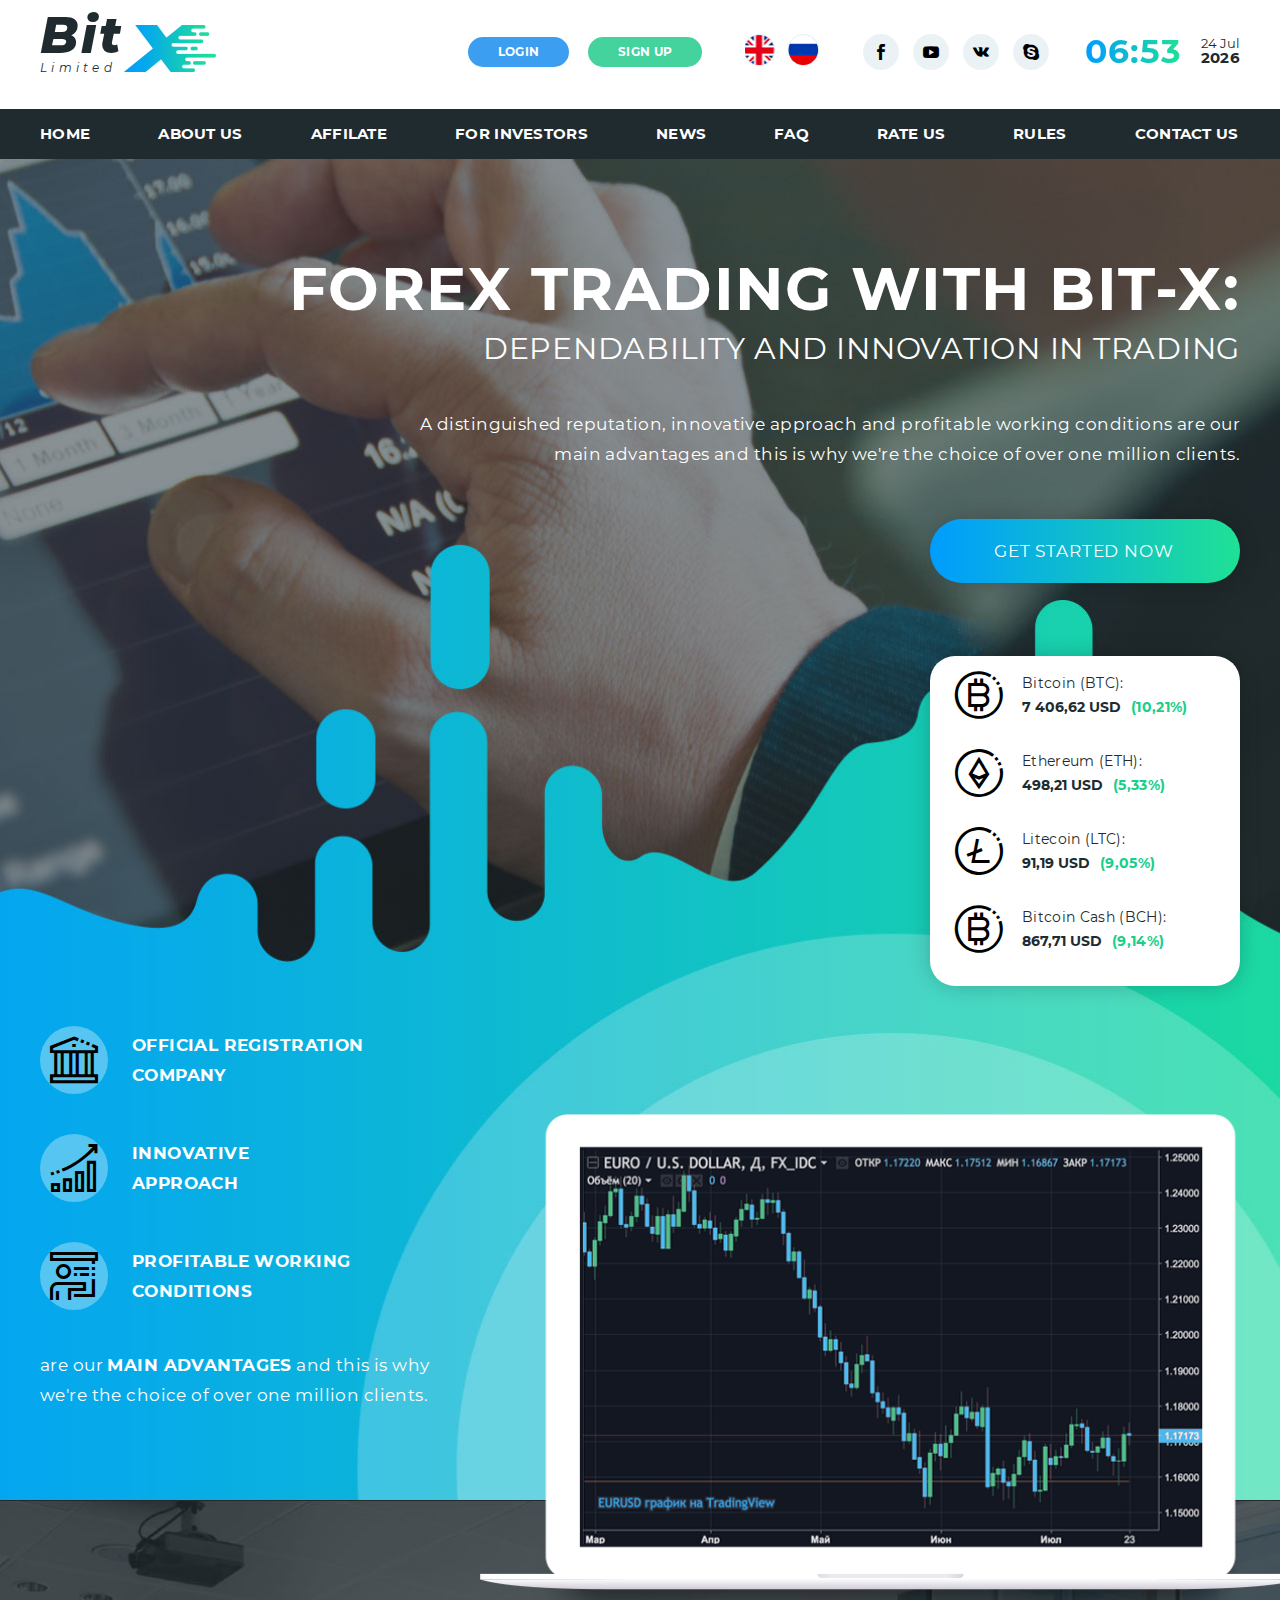
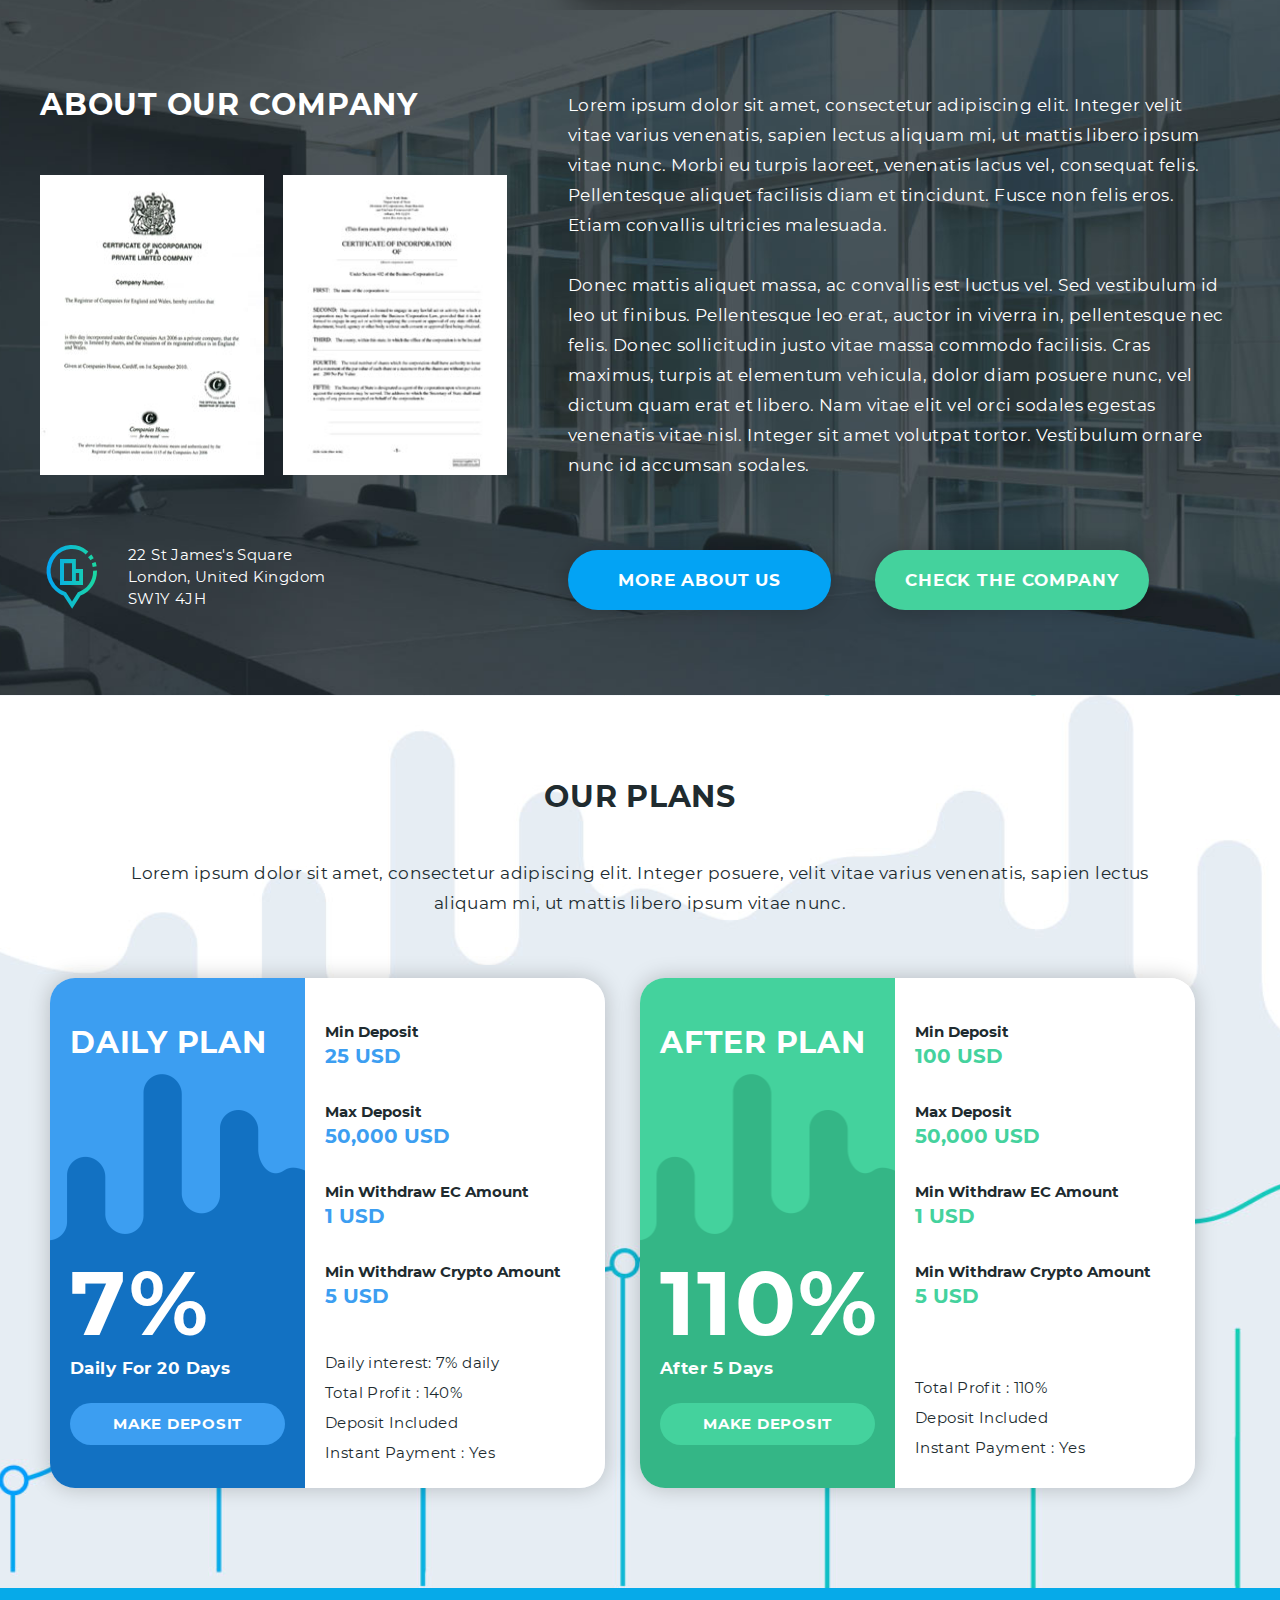
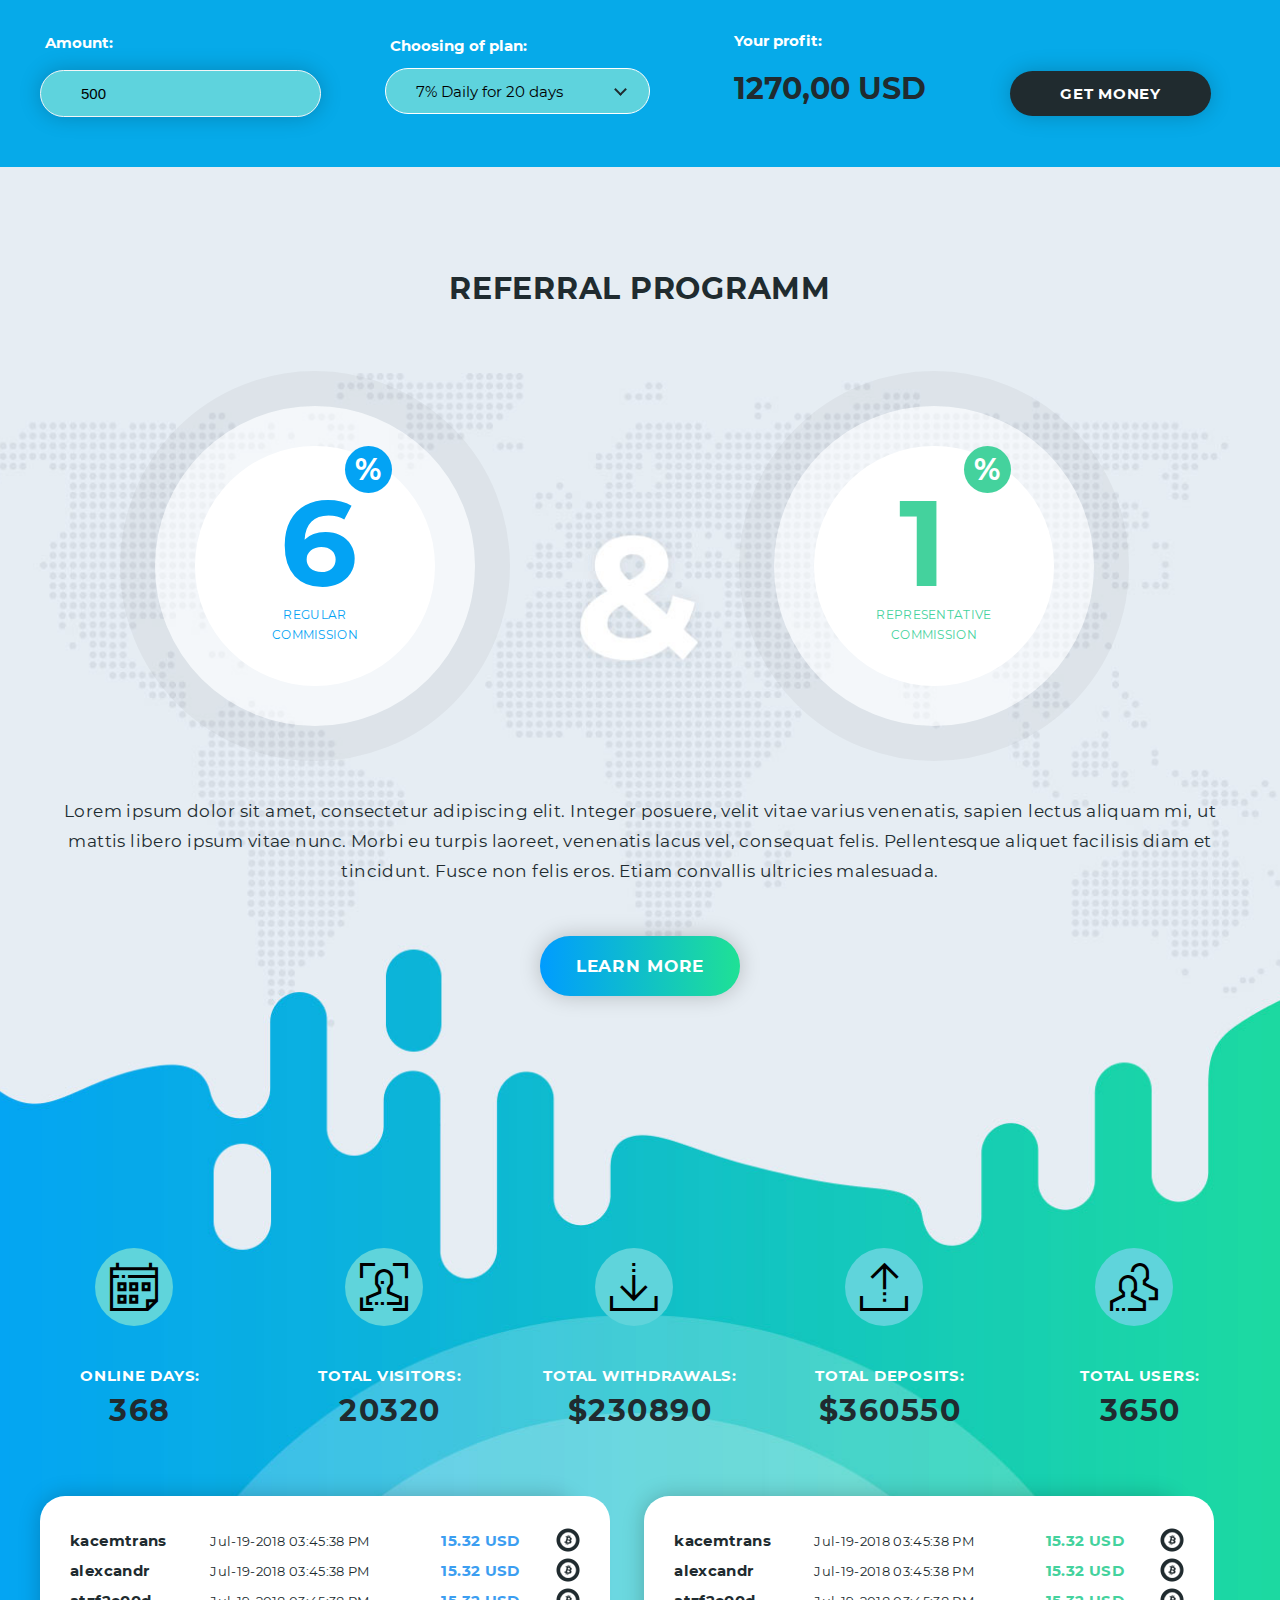
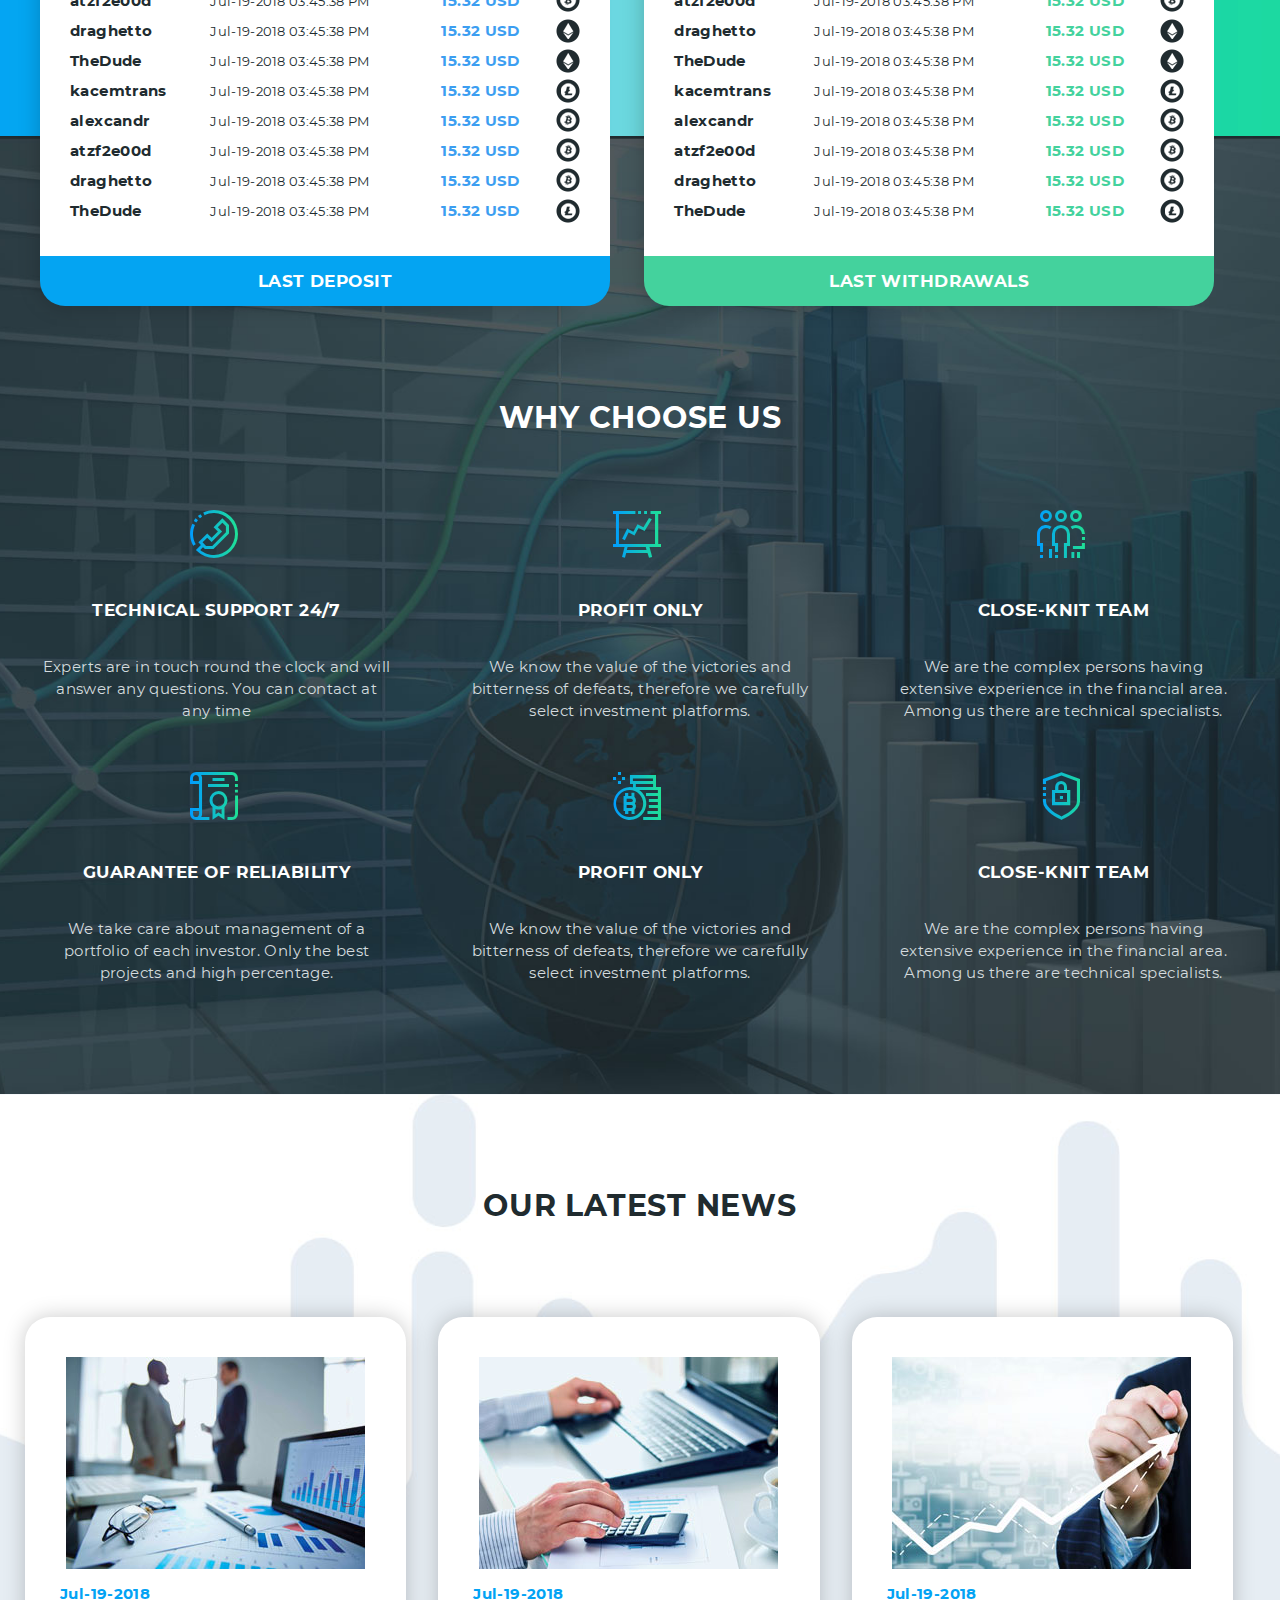
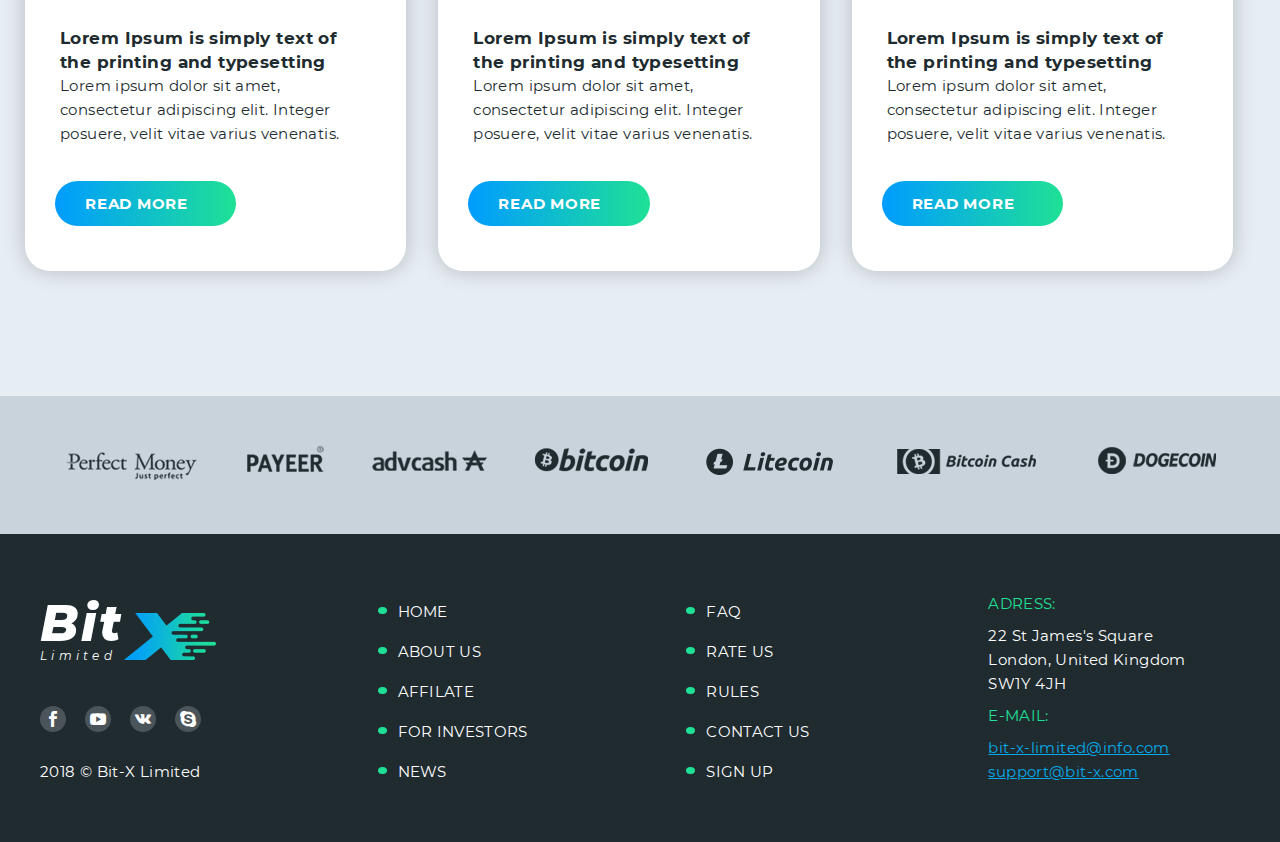
<file: main.html>
<!DOCTYPE html>
<html lang="en">
<head>
    <meta charset="UTF-8">
    <meta name="viewport" content="width=device-width, initial-scale=1.0">
    <title>Main</title>

    <link rel="stylesheet" href="fonts/stylesheet.css">
    <link rel="stylesheet" href="fonts/icomoon/style.css">
    <link rel="stylesheet" href="css/selectric.css">
    <link rel="stylesheet" href="css/style.css">
    <link rel="stylesheet" href="css/responsive.css">
    <script type="text/javascript" src="js/jquery-3.3.1.min.js"></script>
    <script type="text/javascript" src="js/jquery.selectric.min.js"></script>
    <script type="text/javascript" src="js/script.js"></script>
</head>
<body>
<div class="bodyWrap main">
    <header>

        <div class="topline">
            <div class="container">
                <div class="headWrap">
                    <div class="logo clear invisLink">
                        <div class="text">
                            <span>Bit</span>
                            <span>Limited</span>
                        </div>
                        <span class="img" style="background-image: url(img/png/logo.png)"></span>
                        <a href="#">Main</a>
                    </div>
                    <div class="subscribe">
                        <a href="#" class="btnColor1">login</a>
                        <a href="#" class="btnColor2">sign up</a>
                    </div>
                    <div class="languages">
                        <a href="#" class="img" style="background-image: url(img/png/lang1.png);"></a>
                        <a href="#" class="img" style="background-image: url(img/png/lang2.png);"></a>
                    </div>
                    <div class="social">
                        <a href="#" class="icon-21"></a>
                        <a href="#" class="icon-20"></a>
                        <a href="#" class="icon-19"></a>
                        <a href="#" class="icon-18"></a>
                    </div>
                    <div class="date clear">
                        <span class="clock grad" id="time">20:47</span>
                        <div class="day" >
                            <span class="date" id="date">05 Jun</span>
                            <span class="year" id="year">2018</span>
                        </div>
                    </div>
                </div>
            </div>
        </div>

        <div class="menu">
            <div class="container">
                <a href="#" class="home">HOME</a>
                <a href="about%20us.html">ABOUT US</a>
                <a href="Affilate.html">AFFILATE</a>
                <a href="#">FOR INVESTORS</a>
                <a href="#">NEWS</a>
                <a href="#">FAQ</a>
                <a href="#">RATE US</a>
                <a href="rules.html">RULES</a>
                <a href="contactUs.html">CONTACT US</a>
                <div class="menu1">
                    <select name="menu1" id="menu1">
                        <option value="1">HOME</option>
                        <option value="2">ABOUT US</option>
                        <option value="3">AFFILATE</option>
                        <option value="4">FOR INVESTORS</option>
                        <option value="5">NEWS</option>
                        <option value="6">FAQ</option>
                        <option value="7">RATE US</option>
                        <option value="8">RULES</option>
                        <option value="9">CONTACT US</option>
                    </select>
                </div>
            </div>
        </div>
    </header>
    <div class="content">
        <div class="start" style="background-image: url(img/jpg/fond1.jpg)">
            <div class="container">
                <div class="caption">
                    <span class="captionLight">Forex trading with Bit-X:</span>
                    <p>dependability and innovation in trading</p>
                </div>
                <div class="wrapper clear">
                    <div class="getStarted">
                        <p class="textBlockLight">A distinguished reputation, innovative approach and profitable working
                            conditions are our <br> main advantages and this is why we're the choice of over one million
                            clients.</p>
                        <a href="#" class="btnGrad1">get started now</a>
                    </div>
                    <ul class="currency">
                        <li>
                            <span class="icon-6"></span>
                            <div class="text">
                                <span>Bitcoin (BTC):</span>
                                <span>7 406,62 USD<span>(10,21%)</span></span>

                            </div>
                        </li>
                        <li>
                            <span class="icon-7"></span>
                            <div class="text">
                                <span>Ethereum (ETH):</span>
                                <span>498,21 USD<span>(5,33%)</span></span>

                            </div>
                        </li>
                        <li>
                            <span class="icon-8"></span>
                            <div class="text">
                                <span>Litecoin (LTC):</span>
                                <span>91,19 USD<span>(9,05%)</span></span>

                            </div>
                        </li>
                        <li>
                            <span class="icon-6"></span>
                            <div class="text">
                                <span>Bitcoin Cash (BCH):</span>
                                <span>867,71 USD<span>(9,14%)</span></span>

                            </div>
                        </li>
                    </ul>
                    <div class="advantages">
                        <ul class="list">
                            <li>
                                <span class="icon-15"></span>
                                <span>OFFICIAL REGISTRATION <br>COMPANY</span></li>
                            <li>
                                <span class="icon-17"></span>
                                <span>innovative <br>approach</span></li>
                            <li>
                                <span class="icon-16"></span>
                                <span>profitable working <br>conditions</span></li>
                        </ul>
                        <p class="textBlockLight">are our <span>main advantages</span> and this is why <br> we're the
                            choice
                            of
                            over one million clients.</p>
                    </div>
                    <div class="graph">
                        <div class="img" style="background-image: url(img/png/graph.png)"></div>
                    </div>
                </div>
            </div>
        </div>
        <div class="aboutCompany clear" style="background-image: url(img/jpg/fond2.jpg);">
            <div class="container">
                <div class="left">
                    <span class="captionLight">ABOUT OUR COMPANY</span>
                    <div class="img">
                        <img src="img/jpg/certificate1.jpg" alt="certificate1">
                        <img src="img/jpg/certificate2.jpg" alt="certificate2">
                    </div>
                    <div class="address">
                        <a href="#" class="icon-5 grad"></a>
                        <span>22 St James's Square<br> London, United Kingdom <br> SW1Y 4JH</span>
                    </div>
                </div>
                <div class="right">
                    <div class="text textBlockLight">
                        <p>Lorem ipsum dolor sit amet, consectetur adipiscing elit. Integer velit vitae varius
                            venenatis,
                            sapien lectus aliquam mi, ut mattis libero ipsum vitae nunc. Morbi eu turpis laoreet,
                            venenatis
                            lacus vel, consequat felis. Pellentesque aliquet facilisis diam et tincidunt. Fusce non
                            felis
                            eros. Etiam convallis ultricies malesuada.</p>
                        <p>Donec mattis aliquet massa, ac convallis est luctus vel. Sed vestibulum id leo ut finibus.
                            Pellentesque leo erat, auctor in viverra in, pellentesque nec felis. Donec sollicitudin
                            justo
                            vitae massa commodo facilisis. Cras maximus, turpis at elementum vehicula, dolor diam
                            posuere
                            nunc, vel dictum quam erat et libero. Nam vitae elit vel orci sodales egestas venenatis
                            vitae
                            nisl. Integer sit amet volutpat tortor. Vestibulum ornare nunc id accumsan sodales.</p>
                    </div>
                    <div class="btnInfo">
                        <a href="#" class="btnColor1">more about us</a>
                        <a href="#" class="btnColor2">check the company</a>
                    </div>
                </div>
            </div>
        </div>
        <div class="plans" style="background-image: url(img/jpg/fond3.jpg);">
            <div class="container">
                <span class="captionDark">OUR PLANS</span>
                <p class="textBlockDark">Lorem ipsum dolor sit amet, consectetur adipiscing elit. Integer posuere, velit
                    vitae varius venenatis, sapien lectus <br>
                    aliquam mi, ut mattis libero ipsum vitae nunc.</p>
                <div class="wrapper clear">
                    <div class="plan1 clear">
                        <div>
                            <div class="item" style="background-image: url(img/png/fondPlan1.png);">
                                <span class="captionLight">DAILY PLAN</span>
                                <span class="big"><br>7%</span>
                                <span><br>Daily For 20 Days</span>
                                <a href="#" class="btnColor1">make deposit</a>
                            </div>
                            <div class="tarifplan1">
                                <ul class="block1">
                                    <li><span>Min Deposit</span>
                                        <span><br>25 USD</span>
                                    </li>
                                    <li><span>Max Deposit</span>
                                        <span><br>50,000 USD</span>
                                    </li>
                                    <li><span>Min Withdraw EC Amount</span>
                                        <span><br>1 USD</span>
                                    </li>
                                    <li><span>Min Withdraw Crypto Amount</span>
                                        <span><br>5 USD</span>
                                    </li>
                                </ul>
                                <ul class="block2">
                                    <li><span>Daily interest: 7% daily</span></li>
                                    <li><span>Total Profit : 140%</span></li>
                                    <li><span>Deposit Included</span></li>
                                    <li><span>Instant Payment : Yes</span></li>
                                </ul>
                            </div>
                        </div>
                    </div>
                    <div class="plan2 clear">
                        <div>
                            <div class="item" style="background-image: url(img/png/fondPlan2.png);">
                                <span class="captionLight">AFTER PLAN</span>
                                <span class="big"><br>110%</span>
                                <span><br>After 5 Days</span>
                                <a href="#" class="btnColor2">make deposit</a>
                            </div>
                            <div class="tarifplan2">
                                <ul class="block1">
                                    <li><span>Min Deposit</span>
                                        <span><br>100 USD</span>
                                    </li>
                                    <li><span>Max Deposit</span>
                                        <span><br>50,000 USD</span>
                                    </li>
                                    <li><span>Min Withdraw EC Amount</span>
                                        <span><br>1 USD</span>
                                    </li>
                                    <li><span>Min Withdraw Crypto Amount</span>
                                        <span><br>5 USD</span>
                                    </li>
                                </ul>
                                <ul class="block2">
                                    <li><span>Total Profit : 110%</span></li>
                                    <li><span>Deposit Included</span></li>
                                    <li><span>Instant Payment : Yes</span></li>
                                </ul>
                            </div>
                        </div>
                    </div>
                </div>
            </div>
        </div>
        <div class="profit">
            <div class="container">
                <div class="wrapper">
                    <div class="amount">
                        <form action="#" class="inputBlockType1">
                            <label for="number">Amount:</label>
                            <input type="text" id="number" value="500">
                        </form>
                    </div>
                    <div class="plan">
                            <label for="choosing">Choosing of plan:</label>
                            <select name="plans" id="choosing">
                                <option value="7% Daily for 20 days">7% Daily for 20 days</option>
                                <option value="110% After 5 days">110% After 5 days</option>
                            </select>
                    </div>
                    <div class="sum">
                        <span>Your profit:</span>
                        <span><br>1270,00 USD</span>
                    </div>
                    <a href="#" class="btnColor3">get money</a>
                </div>
            </div>
        </div>
        <div class="referral" style="background-image: url(img/jpg/fond4.jpg);">
            <div class="container">
                <span class="captionDark">Referral programm</span>
                <div class="wrapper">
                    <div class="item">
                        <div class="img">
                            <div class="left">
                                <span class="percent">%</span>
                                <span class="number">6</span>
                                <span class="text">REGULAR <br> COMMISSION</span>
                            </div>
                            <div class="right">
                                <span class="percent">%</span>
                                <span class="number">1</span>
                                <span class="text">REPRESENTATIVE <br>COMMISSION</span>
                            </div>
                        </div>
                        <p class="textBlockDark">Lorem ipsum dolor sit amet, consectetur adipiscing elit. Integer
                            posuere,
                            velit vitae varius
                            venenatis, sapien lectus aliquam mi, ut mattis libero ipsum vitae nunc. Morbi eu turpis
                            laoreet,
                            venenatis lacus vel, consequat felis. Pellentesque aliquet facilisis diam et tincidunt.
                            Fusce
                            non felis eros. Etiam convallis ultricies malesuada.</p>
                        <a href="#" class="btnGrad1">Learn More</a>
                    </div>
                    <ul class="item clear">
                        <li class="point">
                            <span class="icon-1"></span>
                            <span>Online Days:</span>
                            <span>368</span>
                        </li>
                        <li class="point">
                            <span class="icon-2"></span>
                            <span>Total Visitors:</span>
                            <span>20320</span>
                        </li>
                        <li class="point">
                            <span class="icon-3"></span>
                            <span>total withdrawals:</span>
                            <span>$230890</span>
                        </li>
                        <li class="point">
                            <span class="icon-4"></span>
                            <span>total deposits:</span>
                            <span>$360550</span>
                        </li>
                        <li class="point">
                            <span class="icon-24"></span>
                            <span>total users:</span>
                            <span>3650</span>
                        </li>
                    </ul>
                    <div class="table clear">
                        <div class="lefttable">
                            <ul class="table">
                                <li>
                                    <span>kacemtrans</span>
                                    <span>Jul-19-2018 03:45:38 PM</span>
                                    <span>15.32 USD</span>
                                    <span class="img" style="background-image: url(img/png/payments8.png);"></span>
                                </li>
                                <li>
                                    <span>alexcandr</span>
                                    <span>Jul-19-2018 03:45:38 PM</span>
                                    <span>15.32 USD</span>
                                    <span class="img" style="background-image: url(img/png/payments8.png);"></span>
                                </li>
                                <li>
                                    <span>atzf2e00d</span>
                                    <span>Jul-19-2018 03:45:38 PM</span>
                                    <span>15.32 USD</span>
                                    <span class="img" style="background-image: url(img/png/payments8.png);"></span>
                                </li>
                                <li>
                                    <span>draghetto</span>
                                    <span>Jul-19-2018 03:45:38 PM</span>
                                    <span>15.32 USD</span>
                                    <span class="img" style="background-image: url(img/png/payments10.png);"></span>
                                </li>
                                <li>
                                    <span>TheDude</span>
                                    <span>Jul-19-2018 03:45:38 PM</span>
                                    <span>15.32 USD</span>
                                    <span class="img" style="background-image: url(img/png/payments10.png);"></span>
                                </li>
                                <li>
                                    <span>kacemtrans</span>
                                    <span>Jul-19-2018 03:45:38 PM</span>
                                    <span>15.32 USD</span>
                                    <span class="img" style="background-image: url(img/png/payments9.png);"></span>
                                </li>
                                <li>
                                    <span>alexcandr</span>
                                    <span>Jul-19-2018 03:45:38 PM</span>
                                    <span>15.32 USD</span>
                                    <span class="img" style="background-image: url(img/png/payments8.png);"></span>
                                </li>
                                <li>
                                    <span>atzf2e00d</span>
                                    <span>Jul-19-2018 03:45:38 PM</span>
                                    <span>15.32 USD</span>
                                    <span class="img" style="background-image: url(img/png/payments8.png);"></span>
                                </li>
                                <li>
                                    <span>draghetto</span>
                                    <span>Jul-19-2018 03:45:38 PM</span>
                                    <span>15.32 USD</span>
                                    <span class="img" style="background-image: url(img/png/payments8.png);"></span>
                                </li>
                                <li>
                                    <span>TheDude</span>
                                    <span>Jul-19-2018 03:45:38 PM</span>
                                    <span>15.32 USD</span>
                                    <span class="img" style="background-image: url(img/png/payments9.png);"></span>
                                </li>
                            </ul>
                            <span>last deposit</span>
                        </div>
                        <div class="righttable">
                            <ul class="table">
                                <li>
                                    <span>kacemtrans</span>
                                    <span>Jul-19-2018 03:45:38 PM</span>
                                    <span>15.32 USD</span>
                                    <span class="img" style="background-image: url(img/png/payments8.png);"></span>
                                </li>
                                <li>
                                    <span>alexcandr</span>
                                    <span>Jul-19-2018 03:45:38 PM</span>
                                    <span>15.32 USD</span>
                                    <span class="img" style="background-image: url(img/png/payments8.png);"></span>
                                </li>
                                <li>
                                    <span>atzf2e00d</span>
                                    <span>Jul-19-2018 03:45:38 PM</span>
                                    <span>15.32 USD</span>
                                    <span class="img" style="background-image: url(img/png/payments8.png);"></span>
                                </li>
                                <li>
                                    <span>draghetto</span>
                                    <span>Jul-19-2018 03:45:38 PM</span>
                                    <span>15.32 USD</span>
                                    <span class="img" style="background-image: url(img/png/payments10.png);"></span>
                                </li>
                                <li>
                                    <span>TheDude</span>
                                    <span>Jul-19-2018 03:45:38 PM</span>
                                    <span>15.32 USD</span>
                                    <span class="img" style="background-image: url(img/png/payments10.png);"></span>
                                </li>
                                <li>
                                    <span>kacemtrans</span>
                                    <span>Jul-19-2018 03:45:38 PM</span>
                                    <span>15.32 USD</span>
                                    <span class="img" style="background-image: url(img/png/payments9.png);"></span>
                                </li>
                                <li>
                                    <span>alexcandr</span>
                                    <span>Jul-19-2018 03:45:38 PM</span>
                                    <span>15.32 USD</span>
                                    <span class="img" style="background-image: url(img/png/payments8.png);"></span>
                                </li>
                                <li>
                                    <span>atzf2e00d</span>
                                    <span>Jul-19-2018 03:45:38 PM</span>
                                    <span>15.32 USD</span>
                                    <span class="img" style="background-image: url(img/png/payments8.png);"></span>
                                </li>
                                <li>
                                    <span>draghetto</span>
                                    <span>Jul-19-2018 03:45:38 PM</span>
                                    <span>15.32 USD</span>
                                    <span class="img" style="background-image: url(img/png/payments8.png);"></span>
                                </li>
                                <li>
                                    <span>TheDude</span>
                                    <span>Jul-19-2018 03:45:38 PM</span>
                                    <span>15.32 USD</span>
                                    <span class="img" style="background-image: url(img/png/payments9.png);"></span>
                                </li>
                            </ul>
                            <span>last WITHDRAWALS</span>
                        </div>
                    </div>
                </div>
            </div>
        </div>
        <div class="advantages" style="background-image: url(img/jpg/fond5.jpg);">
            <div class="container">
                <span class="captionLight">why choose us</span>
                <div class="wrapper clear">
                    <div class="item">
                        <span class="icon-9 grad"></span>
                        <span>Technical support 24/7</span>
                        <p class="textBlockLight">Experts are in touch round the clock and will answer any questions.
                            You
                            can contact at any
                            time</p>
                    </div>
                    <div class="item">
                        <span class="icon-10 grad"></span>
                        <span>Profit only</span>
                        <p class="textBlockLight">We know the value of the victories and bitterness of defeats,
                            therefore we
                            carefully select
                            investment platforms.</p>
                    </div>
                    <div class="item">
                        <span class="icon-11 grad"></span>
                        <span>Close-knit team</span>
                        <p class="textBlockLight">We are the complex persons having extensive experience in the
                            financial
                            area. Among us there are
                            technical specialists.</p>
                    </div>
                    <div class="item">
                        <span class="icon-12 grad"></span>
                        <span>Guarantee of reliability</span>
                        <p class="textBlockLight">We take care about management of a portfolio of each investor. Only
                            the
                            best projects and high
                            percentage.</p>
                    </div>
                    <div class="item">
                        <span class="icon-13 grad"></span>
                        <span>Profit only</span>
                        <p class="textBlockLight">We know the value of the victories and bitterness of defeats,
                            therefore we
                            carefully select
                            investment platforms.</p>
                    </div>
                    <div class="item">
                        <span class="icon-14 grad"></span>
                        <span>Close-knit team</span>
                        <p class="textBlockLight">We are the complex persons having extensive experience in the
                            financial
                            area. Among us there are
                            technical specialists.</p>
                    </div>
                </div>
            </div>
        </div>
        <div class="news" style="background-image: url(img/jpg/fond6.jpg);">
            <div class="container">
                <span class="captionDark">our latest news</span>
                <div class="wrapper clear">
                    <div class="item">
                        <div class="img" style="background-image: url(img/jpg/news1.jpg);"></div>
                        <span>Jul-19-2018</span>
                        <span class="textBlockDark">Lorem Ipsum is simply text of the printing and typesetting</span>
                        <p class="textBlockDark">Lorem ipsum dolor sit amet, consectetur adipiscing elit. Integer
                            posuere,
                            velit vitae varius
                            venenatis.</p>
                        <a href="#" class="btnGrad1">READ MORE</a>
                    </div>
                    <div class="item">
                        <div class="img" style="background-image: url(img/jpg/news2.jpg);"></div>
                        <span>Jul-19-2018</span>
                        <span class="textBlockDark">Lorem Ipsum is simply text of the printing and typesetting</span>
                        <p class="textBlockDark">Lorem ipsum dolor sit amet, consectetur adipiscing elit. Integer
                            posuere,
                            velit vitae varius
                            venenatis.</p>
                        <a href="#" class="btnGrad1">READ MORE</a></div>
                    <div class="item">
                        <div class="img" style="background-image: url(img/jpg/news3.jpg);"></div>
                        <span>Jul-19-2018</span>
                        <span class="textBlockDark">Lorem Ipsum is simply text of the printing and typesetting</span>
                        <p class="textBlockDark">Lorem ipsum dolor sit amet, consectetur adipiscing elit. Integer
                            posuere,
                            velit vitae varius
                            venenatis.</p>
                        <a href="#" class="btnGrad1">READ MORE</a>
                    </div>
                </div>
            </div>
        </div>
        <div class="payments">
            <div class="container">
                <ul class="wrapper">
                    <li><img src="img/png/payments1.png" alt="payment1"></li>
                    <li><img src="img/png/payments2.png" alt="payment2"></li>
                    <li><img src="img/png/payments3.png" alt="payment3"></li>
                    <li><img src="img/png/payments4.png" alt="payment4"></li>
                    <li><img src="img/png/payments5.png" alt="payment5"></li>
                    <li><img src="img/png/payments6.png" alt="payment6"></li>
                    <li><img src="img/png/payments7.png" alt="payment7"></li>
                </ul>
            </div>
        </div>
    </div>
    <!--<div class="map"><iframe src="https://www.google.com/maps/embed?pb=!1m18!1m12!1m3!1d19866.881369445637!2d-0.15198321034989212!3d51.506607930063396!2m3!1f0!2f0!3f0!3m2!1i1024!2i768!4f13.1!3m3!1m2!1s0x487604d72d282a63%3A0xab0f752816e24f2b!2s22+St+James&#39;s+Square%2C+St.+James&#39;s%2C+London+SW1Y+4JH%2C+UK!5e0!3m2!1sen!2sby!4v1553147522844" frameborder="0" style="border:0" allowfullscreen></iframe></div>-->
    <footer>
        <div class="container">
            <div class="wrapper">
                <div class="item">
                    <div class="logo clear invisLink">
                        <div class="text">
                            <span>Bit</span>
                            <span>Limited</span>
                        </div>
                        <span class="img" style="background-image: url(img/png/logo.png)"></span>
                        <a href="#">Main</a>
                    </div>
                    <div class="widgets">
                        <a href="#" class="icon-21"></a>
                        <a href="#" class="icon-20"></a>
                        <a href="#" class="icon-19"></a>
                        <a href="#" class="icon-18"></a>
                    </div>
                    <span class="copyrights">2018 © Bit-X Limited</span>
                </div>
                <div class="item">
                    <ul class="menu">
                        <li><a href="main.html" class="home">HOME</a></li>
                        <li><a href="about%20us.html">ABOUT US</a></li>
                        <li><a href="Affilate.html">AFFILATE</a></li>
                        <li><a href="#">FOR INVESTORS</a></li>
                        <li><a href="#">NEWS</a></li>
                    </ul>
                </div>
                <div class="item">
                    <ul class="menu">
                        <li><a href="#">FAQ</a></li>
                        <li><a href="#">RATE US</a></li>
                        <li><a href="rules.html">RULES</a></li>
                        <li><a href="contactUs.html">CONTACT US</a></li>
                        <li><a href="#">Sign up</a></li>
                    </ul>
                </div>
                <div class="item">
                    <div class="address">
                        <span>Adress:</span>
                        <p><a href="#">22 St James's Square <br> London, United Kingdom <br> SW1Y 4JH</a></p>
                    </div>
                    <div class="mail">
                        <span>E-mail:</span>
                        <p><a href="#" class="link1">bit-x-limited@info.com <br> support@bit-x.com</a></p>
                    </div>
                </div>
            </div>
        </div>
    </footer>
</div>
</body>
</html>
</file>
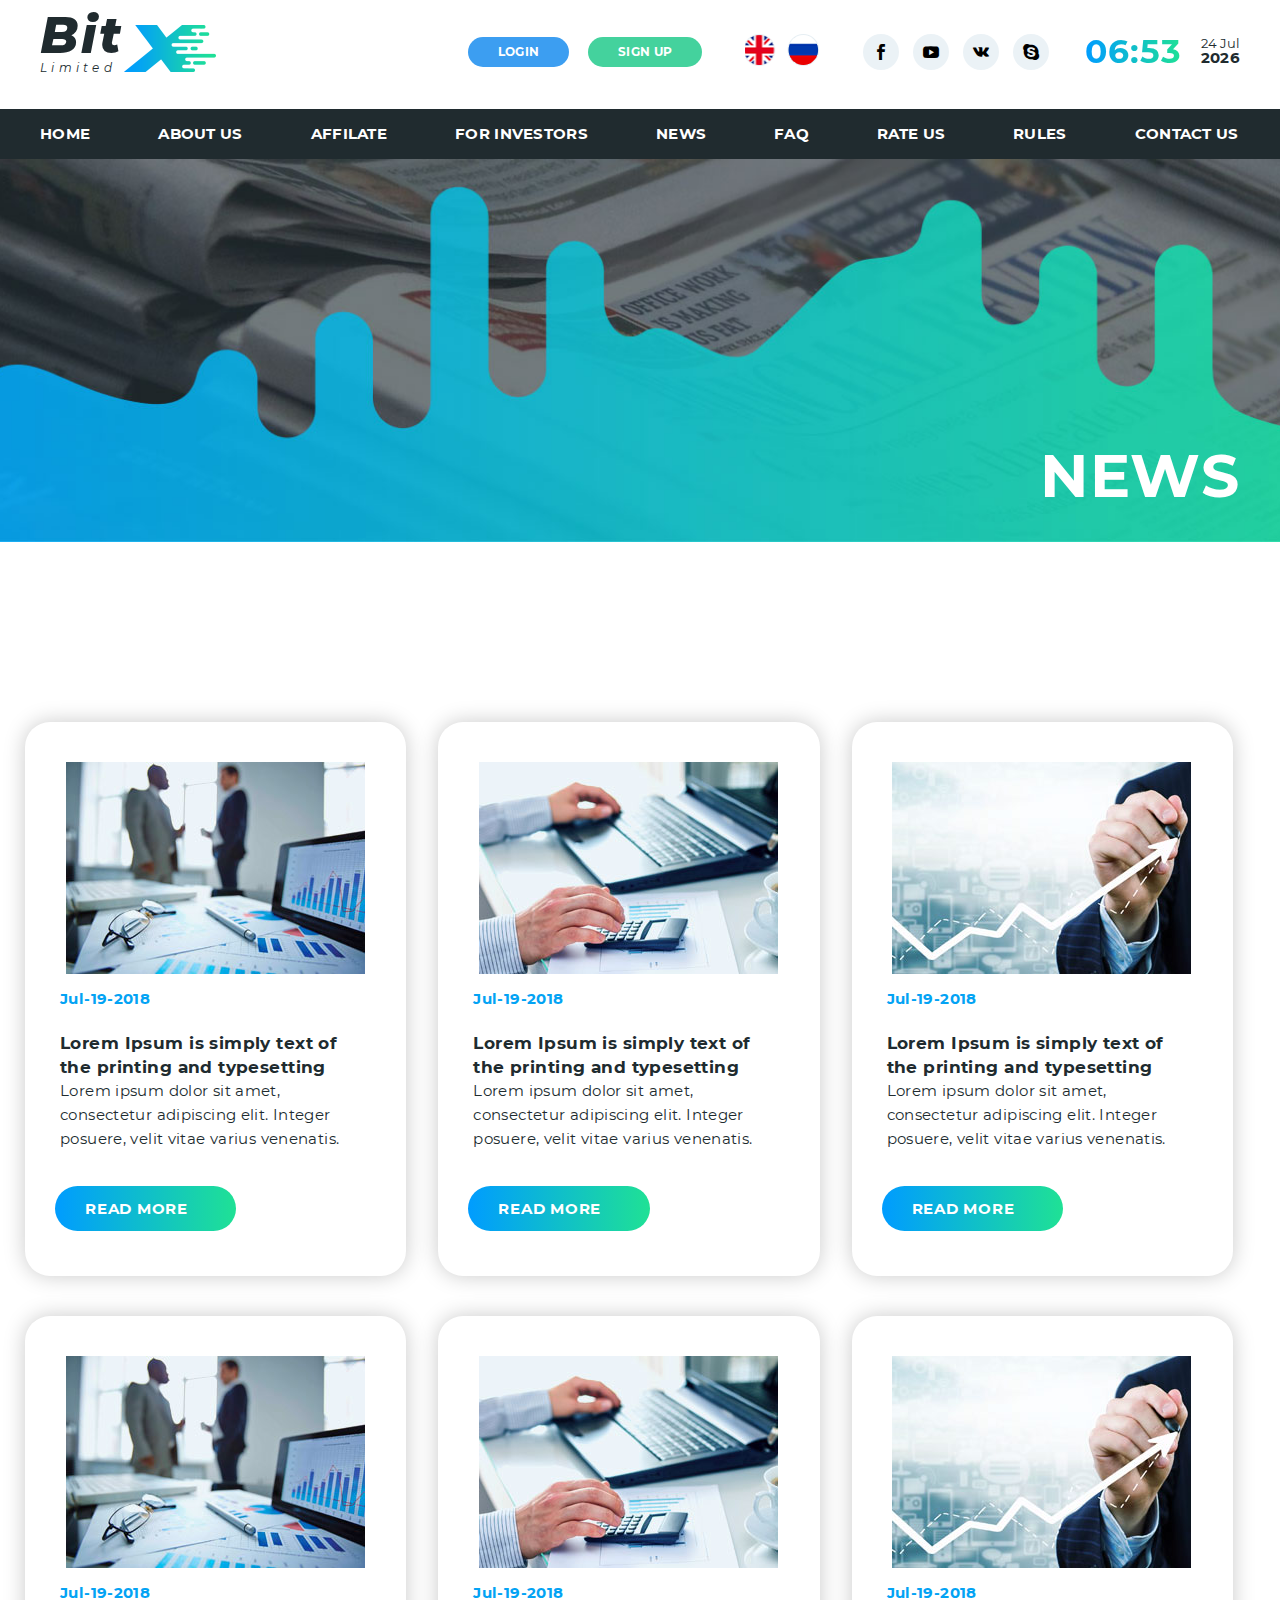
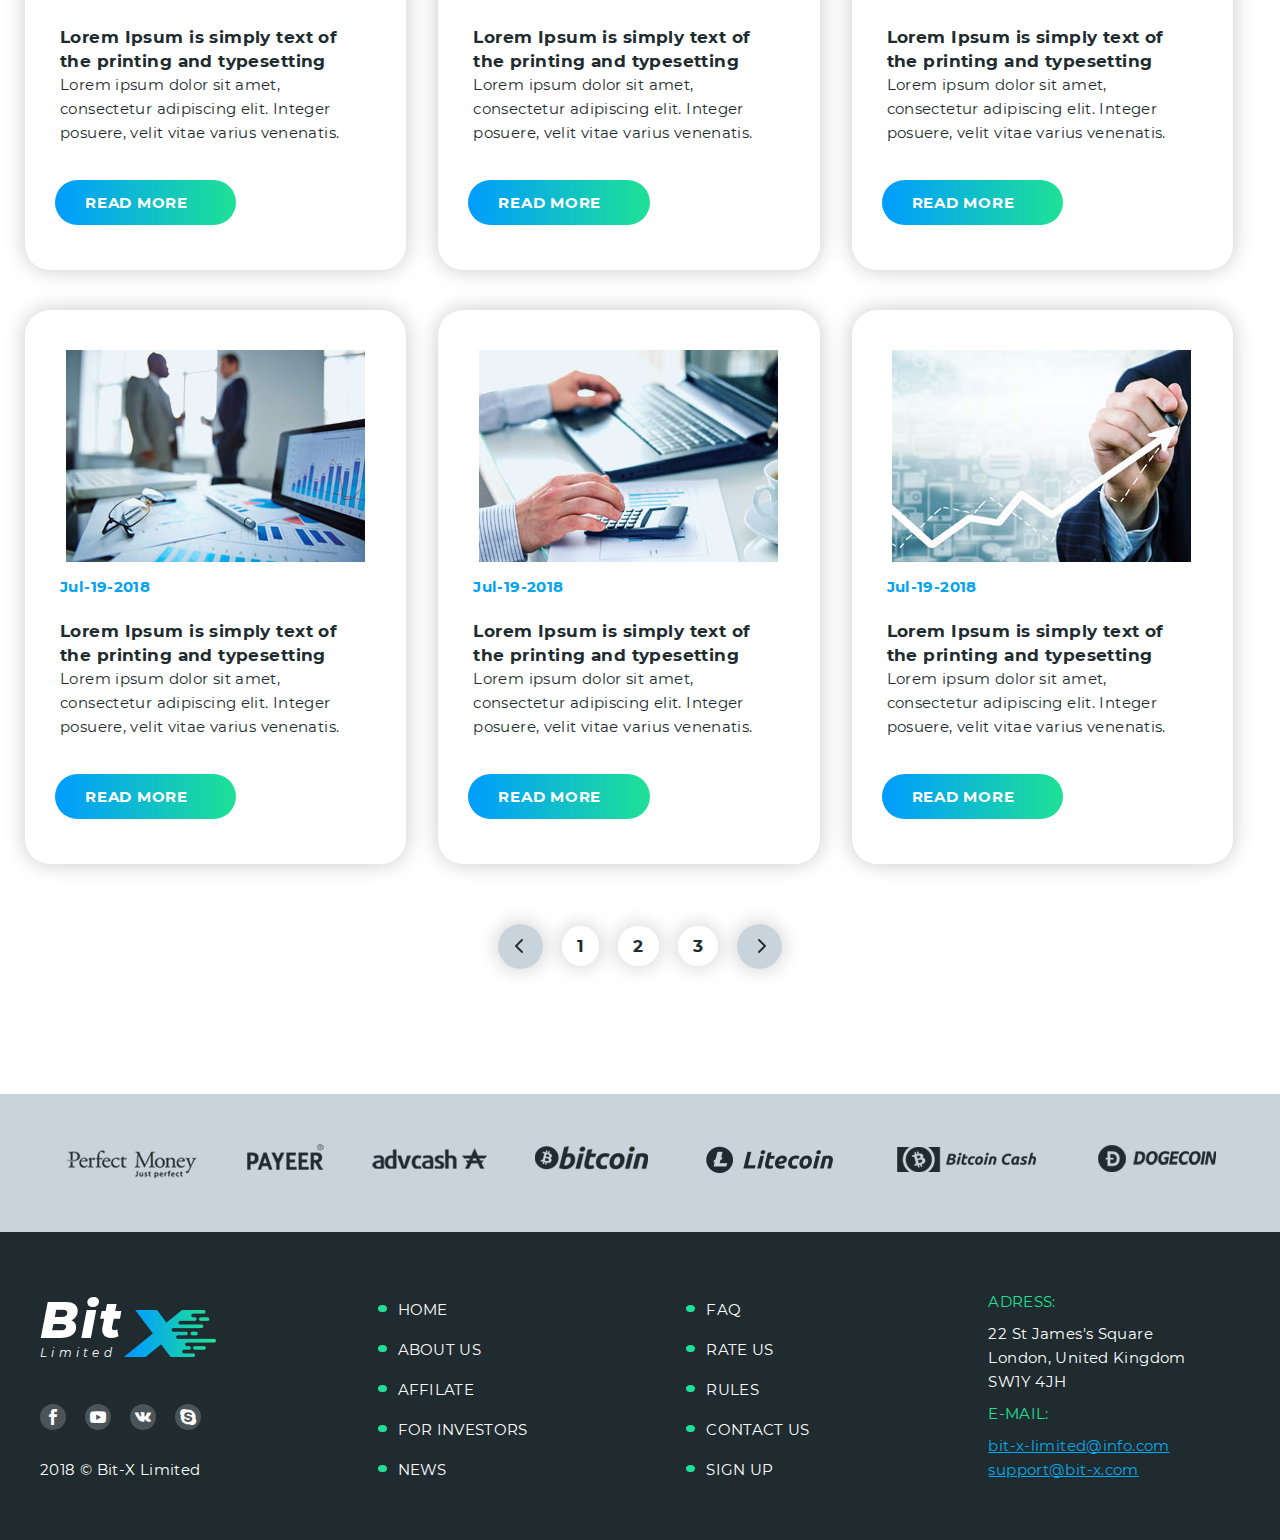
<file: news.html>
<!DOCTYPE html>
<html lang="en">
<head>
    <meta charset="UTF-8">
    <meta name="viewport" content="width=device-width, initial-scale=1.0">
    <title>News</title>

    <link rel="stylesheet" href="fonts/stylesheet.css">
    <link rel="stylesheet" href="fonts/icomoon/style.css">
    <link rel="stylesheet" href="css/selectric.css">
    <link rel="stylesheet" href="css/style.css">
    <link rel="stylesheet" href="css/responsive.css">
    <script type="text/javascript" src="js/jquery-3.3.1.min.js"></script>
    <script type="text/javascript" src="js/jquery.selectric.min.js"></script>
    <script type="text/javascript" src="js/script.js"></script>
</head>
<body>
<div class="bodyWrap main">
<header>

    <div class="topline">
        <div class="container">
            <div class="headWrap">
                <div class="logo clear invisLink">
                    <div class="text">
                        <span>Bit</span>
                        <span>Limited</span>
                    </div>
                    <span class="img" style="background-image: url(img/png/logo.png)"></span>
                    <a href="#">Main</a>
                </div>
                <div class="subscribe">
                    <a href="#" class="btnColor1">login</a>
                    <a href="#" class="btnColor2">sign up</a>
                </div>
                <div class="languages">
                    <a href="#" class="img" style="background-image: url(img/png/lang1.png);"></a>
                    <a href="#" class="img" style="background-image: url(img/png/lang2.png);"></a>
                </div>
                <div class="social">
                    <a href="#" class="icon-21"></a>
                    <a href="#" class="icon-20"></a>
                    <a href="#" class="icon-19"></a>
                    <a href="#" class="icon-18"></a>
                </div>
                <div class="date clear">
                    <span class="clock grad" id="time">20:47</span>
                    <div class="day" >
                        <span class="date" id="date">05 Jun</span>
                        <span class="year" id="year">2018</span>
                    </div>
                </div>
            </div>
        </div>
    </div>

    <div class="menu">
        <div class="container">
            <a href="#" class="home">HOME</a>
            <a href="about%20us.html">ABOUT US</a>
            <a href="Affilate.html">AFFILATE</a>
            <a href="#">FOR INVESTORS</a>
            <a href="#">NEWS</a>
            <a href="#">FAQ</a>
            <a href="#">RATE US</a>
            <a href="rules.html">RULES</a>
            <a href="contactUs.html">CONTACT US</a>
            <div class="menu1">
                <select name="menu1" id="menu1">
                    <option value="1">HOME</option>
                    <option value="2">ABOUT US</option>
                    <option value="3">AFFILATE</option>
                    <option value="4">FOR INVESTORS</option>
                    <option value="5">NEWS</option>
                    <option value="6">FAQ</option>
                    <option value="7">RATE US</option>
                    <option value="8">RULES</option>
                    <option value="9">CONTACT US</option>
                </select>
            </div>
        </div>
    </div>
</header>
    <div class="content newsPage">
        <div class="banner" style="background-image: url(img/jpg/fondNews.jpg);">
            <div class="container">
                <h1>News</h1>
            </div>
        </div>
        <div class="news" style="background-image: url(img/jpg/);">
            <div class="container">
                <div class="wrapper clear">
                    <div class="item">
                        <div class="img" style="background-image: url(img/jpg/news1.jpg);"></div>
                        <span>Jul-19-2018</span>
                        <span class="textBlockDark">Lorem Ipsum is simply text of the printing and typesetting</span>
                        <p class="textBlockDark">Lorem ipsum dolor sit amet, consectetur adipiscing elit. Integer
                            posuere,
                            velit vitae varius
                            venenatis.</p>
                        <a href="#" class="btnGrad1">READ MORE</a>
                    </div>
                    <div class="item">
                        <div class="img" style="background-image: url(img/jpg/news2.jpg);"></div>
                        <span>Jul-19-2018</span>
                        <span class="textBlockDark">Lorem Ipsum is simply text of the printing and typesetting</span>
                        <p class="textBlockDark">Lorem ipsum dolor sit amet, consectetur adipiscing elit. Integer
                            posuere,
                            velit vitae varius
                            venenatis.</p>
                        <a href="#" class="btnGrad1">READ MORE</a></div>
                    <div class="item">
                        <div class="img" style="background-image: url(img/jpg/news3.jpg);"></div>
                        <span>Jul-19-2018</span>
                        <span class="textBlockDark">Lorem Ipsum is simply text of the printing and typesetting</span>
                        <p class="textBlockDark">Lorem ipsum dolor sit amet, consectetur adipiscing elit. Integer
                            posuere,
                            velit vitae varius
                            venenatis.</p>
                        <a href="#" class="btnGrad1">READ MORE</a>
                    </div>
                    <div class="item">
                        <div class="img" style="background-image: url(img/jpg/news1.jpg);"></div>
                        <span>Jul-19-2018</span>
                        <span class="textBlockDark">Lorem Ipsum is simply text of the printing and typesetting</span>
                        <p class="textBlockDark">Lorem ipsum dolor sit amet, consectetur adipiscing elit. Integer
                            posuere,
                            velit vitae varius
                            venenatis.</p>
                        <a href="#" class="btnGrad1">READ MORE</a>
                    </div>
                    <div class="item">
                        <div class="img" style="background-image: url(img/jpg/news2.jpg);"></div>
                        <span>Jul-19-2018</span>
                        <span class="textBlockDark">Lorem Ipsum is simply text of the printing and typesetting</span>
                        <p class="textBlockDark">Lorem ipsum dolor sit amet, consectetur adipiscing elit. Integer
                            posuere,
                            velit vitae varius
                            venenatis.</p>
                        <a href="#" class="btnGrad1">READ MORE</a></div>
                    <div class="item">
                        <div class="img" style="background-image: url(img/jpg/news3.jpg);"></div>
                        <span>Jul-19-2018</span>
                        <span class="textBlockDark">Lorem Ipsum is simply text of the printing and typesetting</span>
                        <p class="textBlockDark">Lorem ipsum dolor sit amet, consectetur adipiscing elit. Integer
                            posuere,
                            velit vitae varius
                            venenatis.</p>
                        <a href="#" class="btnGrad1">READ MORE</a>
                    </div>
                    <div class="item">
                        <div class="img" style="background-image: url(img/jpg/news1.jpg);"></div>
                        <span>Jul-19-2018</span>
                        <span class="textBlockDark">Lorem Ipsum is simply text of the printing and typesetting</span>
                        <p class="textBlockDark">Lorem ipsum dolor sit amet, consectetur adipiscing elit. Integer
                            posuere,
                            velit vitae varius
                            venenatis.</p>
                        <a href="#" class="btnGrad1">READ MORE</a>
                    </div>
                    <div class="item">
                        <div class="img" style="background-image: url(img/jpg/news2.jpg);"></div>
                        <span>Jul-19-2018</span>
                        <span class="textBlockDark">Lorem Ipsum is simply text of the printing and typesetting</span>
                        <p class="textBlockDark">Lorem ipsum dolor sit amet, consectetur adipiscing elit. Integer
                            posuere,
                            velit vitae varius
                            venenatis.</p>
                        <a href="#" class="btnGrad1">READ MORE</a></div>
                    <div class="item">
                        <div class="img" style="background-image: url(img/jpg/news3.jpg);"></div>
                        <span>Jul-19-2018</span>
                        <span class="textBlockDark">Lorem Ipsum is simply text of the printing and typesetting</span>
                        <p class="textBlockDark">Lorem ipsum dolor sit amet, consectetur adipiscing elit. Integer
                            posuere,
                            velit vitae varius
                            venenatis.</p>
                        <a href="#" class="btnGrad1">READ MORE</a>
                    </div>
                </div>
                <div class="slider">
                    <ul>
                        <li><a href="#" class="img" style="background-image: url(img/png/arrow1.png);"></a></li>
                        <li><span>1</span></li>
                        <li><span>2</span></li>
                        <li><span>3</span></li>
                        <li><a href="#" class="img" style="background-image: url(img/png/arrow2.png);"></a></li>
                    </ul>
                </div>
            </div>
        </div>
        <div class="payments">
            <div class="container">
                <ul class="wrapper">
                    <li><img src="img/png/payments1.png" alt="payment1"></li>
                    <li><img src="img/png/payments2.png" alt="payment2"></li>
                    <li><img src="img/png/payments3.png" alt="payment3"></li>
                    <li><img src="img/png/payments4.png" alt="payment4"></li>
                    <li><img src="img/png/payments5.png" alt="payment5"></li>
                    <li><img src="img/png/payments6.png" alt="payment6"></li>
                    <li><img src="img/png/payments7.png" alt="payment7"></li>
                </ul>
            </div>
        </div>
    </div>
    <footer>
        <div class="container">
            <div class="wrapper">
                <div class="item">
                    <div class="logo clear invisLink">
                        <div class="text">
                            <span>Bit</span>
                            <span>Limited</span>
                        </div>
                        <span class="img" style="background-image: url(img/png/logo.png)"></span>
                        <a href="#">Main</a>
                    </div>
                    <div class="widgets">
                        <a href="#" class="icon-21"></a>
                        <a href="#" class="icon-20"></a>
                        <a href="#" class="icon-19"></a>
                        <a href="#" class="icon-18"></a>
                    </div>
                    <span class="copyrights">2018 © Bit-X Limited</span>
                </div>
                <div class="item">
                    <ul class="menu">
                        <li><a href="main.html" class="home">HOME</a></li>
                        <li><a href="about%20us.html">ABOUT US</a></li>
                        <li><a href="Affilate.html">AFFILATE</a></li>
                        <li><a href="#">FOR INVESTORS</a></li>
                        <li><a href="#">NEWS</a></li>
                    </ul>
                </div>
                <div class="item">
                    <ul class="menu">
                        <li><a href="#">FAQ</a></li>
                        <li><a href="#">RATE US</a></li>
                        <li><a href="rules.html">RULES</a></li>
                        <li><a href="contactUs.html">CONTACT US</a></li>
                        <li><a href="#">Sign up</a></li>
                    </ul>
                </div>
                <div class="item">
                    <div class="address">
                        <span>Adress:</span>
                        <p><a href="#">22 St James's Square <br> London, United Kingdom <br> SW1Y 4JH</a></p>
                    </div>
                    <div class="mail">
                        <span>E-mail:</span>
                        <p><a href="#" class="link1">bit-x-limited@info.com <br> support@bit-x.com</a></p>
                    </div>
                </div>
            </div>
        </div>
    </footer>
</div>
</body>
</html>
</file>
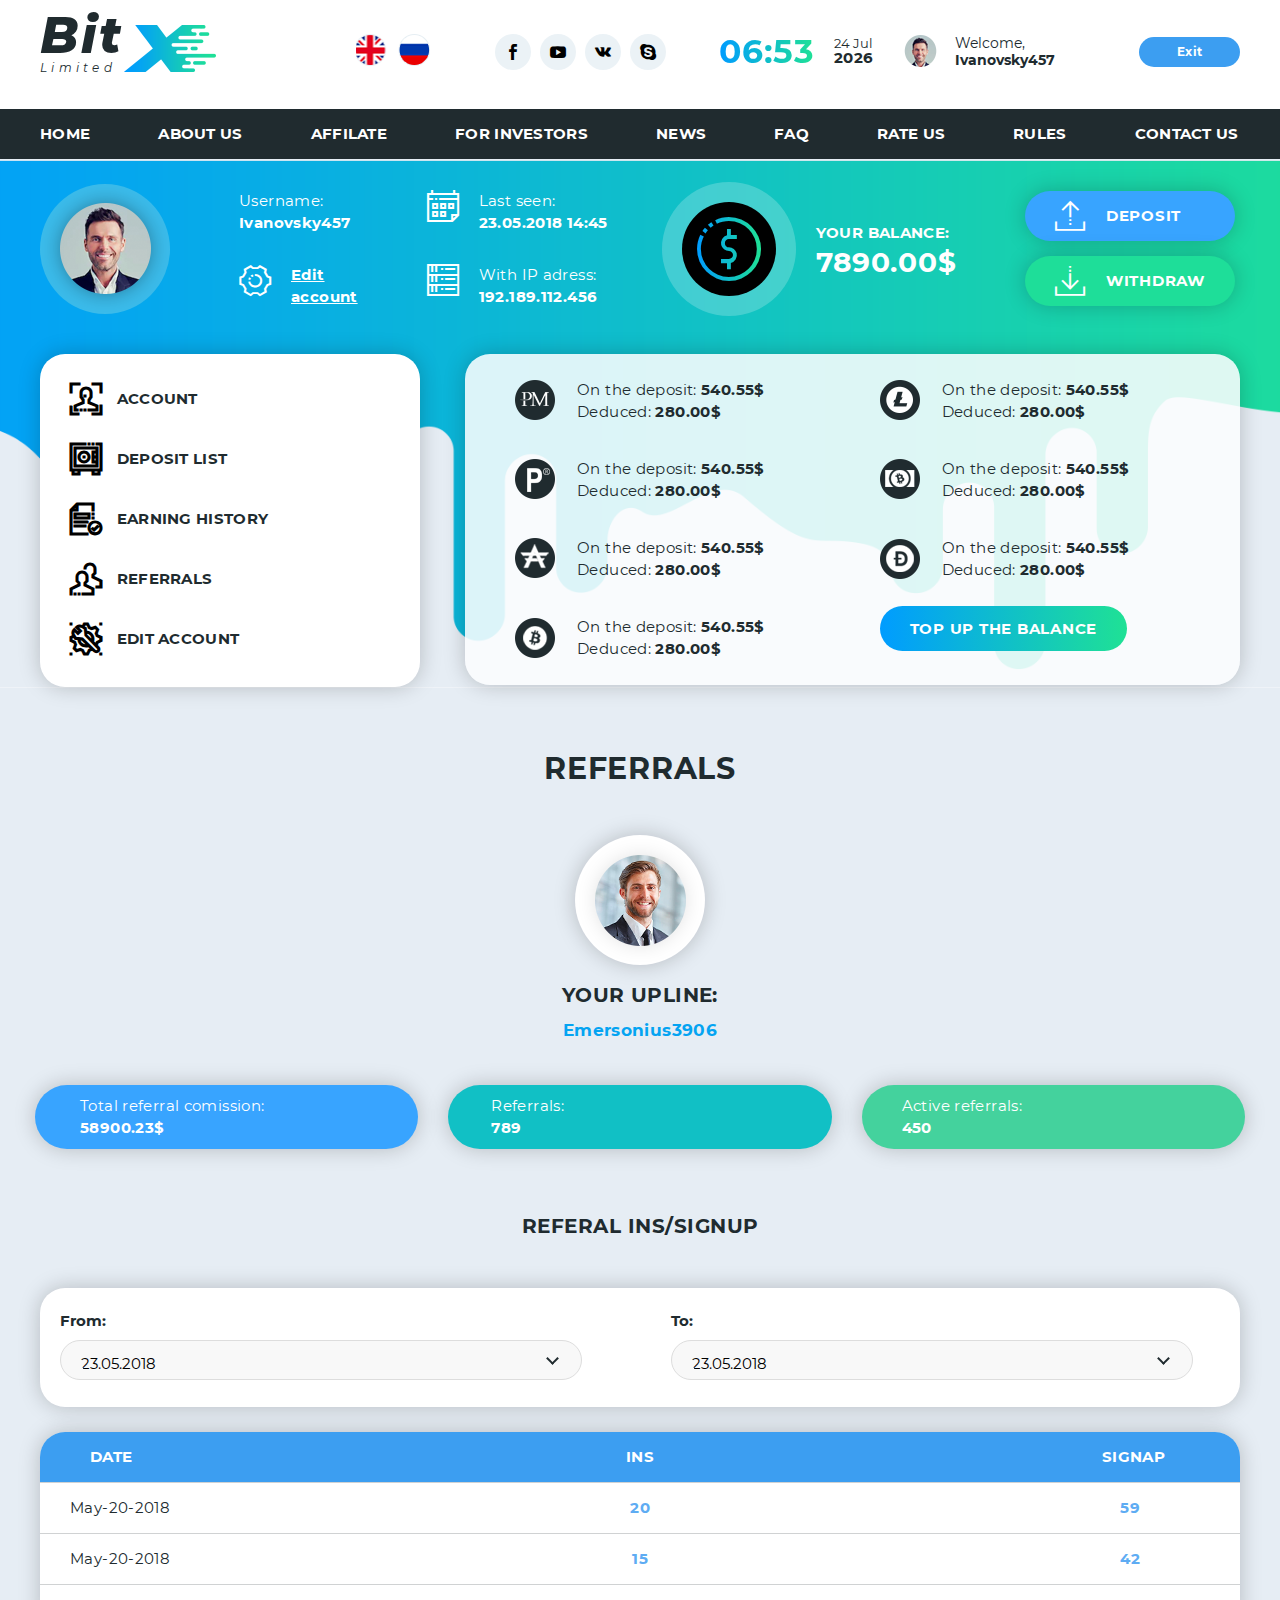
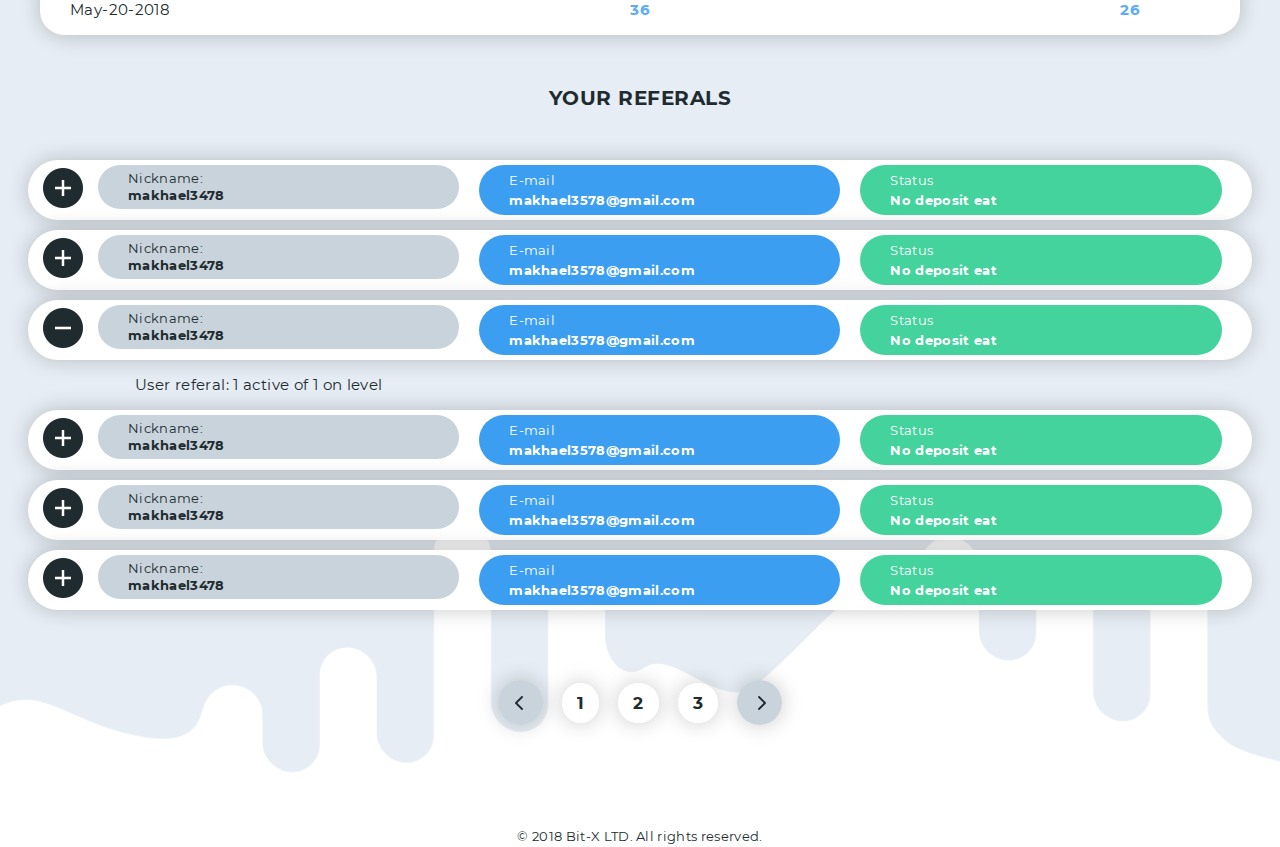
<file: referrals.html>
<!DOCTYPE html>
<html lang="en">
<head>
    <meta charset="UTF-8">
    <meta name="viewport" content="width=device-width, initial-scale=1.0">
    <title>Referrals</title>

    <link rel="stylesheet" href="fonts/stylesheet.css">
    <link rel="stylesheet" href="fonts/icomoon/style.css">
    <link rel="stylesheet" href="css/selectric.css">
    <link rel="stylesheet" href="css/style.css">
    <link rel="stylesheet" href="css/responsive.css">
    <script type="text/javascript" src="js/jquery-3.3.1.min.js"></script>
    <script type="text/javascript" src="js/jquery.selectric.min.js"></script>
    <script type="text/javascript" src="js/script.js"></script>
</head>
<body>
<div class="bodyWrap">
    <header>
        <div class="topline">
            <div class="container">
                <div class="headWrap">
                    <div class="logo ref clear invisLink">
                        <div class="text">
                            <span>Bit</span>
                            <span>Limited</span>
                        </div>
                        <span class="img" style="background-image: url(img/png/logo.png)"></span>
                        <a href="#">Main</a>
                    </div>
                    <div class="languages">
                        <a href="#" class="img" style="background-image: url(img/png/lang1.png);"></a>
                        <a href="#" class="img" style="background-image: url(img/png/lang2.png);"></a>
                    </div>
                    <div class="social">
                        <a href="#" class="icon-21 big"></a>
                        <a href="#" class="icon-20 big"></a>
                        <a href="#" class="icon-19 big"></a>
                        <a href="#" class="icon-18 big"></a>
                    </div>
                    <div class="date">
                        <span class="clock grad" id="time">20:47</span>
                        <div class="day">
                            <span class="date" id="date">05 Jun</span>
                            <span class="year" id="year">2018</span>
                        </div>
                    </div>
                    <div class="user clear">
                        <span class="img" style="background-image: url(img/png/user1.png);"></span>
                        <div class="text">
                            <span>Welcome,</span>
                            <span>Ivanovsky457</span>
                        </div>
                    </div>
                    <div><a href="#" class="btnColor1">Exit</a></div>
                </div>
            </div>
        </div>

        <div class="menu">
            <div class="container">
                <a href="main.html">HOME</a>
                <a href="about%20us.html">ABOUT US</a>
                <a href="Affilate.html">AFFILATE</a>
                <a href="#">FOR INVESTORS</a>
                <a href="#">NEWS</a>
                <a href="#">FAQ</a>
                <a href="#">RATE US</a>
                <a href="rules.html">RULES</a>
                <a href="contactUs.html">CONTACT US</a>
                <div class="menu1">
                    <select name="menu1" id="menu1">
                        <option value="1">HOME</option>
                        <option value="2">ABOUT US</option>
                        <option value="3">AFFILATE</option>
                        <option value="4">FOR INVESTORS</option>
                        <option value="5">NEWS</option>
                        <option value="6">FAQ</option>
                        <option value="7">RATE US</option>
                        <option value="8">RULES</option>
                        <option value="9">CONTACT US</option>
                    </select>
                </div>
            </div>
        </div>
        <div class="wrapper clear" style="background-image: url(img/png/fond.png);">
            <div class="container ">
                <div class="userInfo">
                    <span class="img" style="background-image: url(img/png/user2.png);"></span>
                    <div class="info ">
                        <div class="point">
                            <span class="title">Username:</span>
                            <span class="text">Ivanovsky457</span>
                        </div>
                        <div class="point clear">
                            <span class="icon-29"></span>
                            <a href="#" class="link2">Edit <span>account</span></a>
                        </div>
                    </div>
                    <div class="info">
                        <div class="point clear">
                            <span class="icon-1"></span>
                            <div><span class="title">Last seen:</span>
                                <span class="text">23.05.2018 14:45</span></div>
                        </div>
                        <div class="point clear">
                            <span class="icon-28"></span>
                            <div>
                                <span class="title">With IP adress:</span>
                                <span class="text">192.189.112.456</span>
                            </div>
                        </div>
                    </div>

                    <div class="balance clear">
                        <div class="balanceImg"><span class="icon-33 grad"></span></div>
                        <div class="text">
                            <span>YOUR BALANCE:</span>
                            <span>7890.00$</span>
                        </div>
                    </div>
                    <div class="btns clear">
                        <a href="#" class="btnColor1"> <span class="icon-4"></span>DEPOSIT</a>
                        <a href="#" class="btnColor2"> <span class="icon-3"></span>WITHDRAW</a>
                    </div>
                </div>
                <ul class="navigation">
                    <li class="point">
                        <span class="icon-2"></span>
                        <span>ACCOUNT</span>
                    </li>
                    <li class="point">
                        <span class="icon-30"></span>
                        <span>DEPOSIT LIST</span>
                    </li>
                    <li class="point">
                        <span class="icon-31"></span>
                        <span>EARNING HISTORY</span>
                    </li>
                    <li class="point ref">
                        <span class="icon-24"></span>
                        <span>REFERRALS</span>
                    </li>
                    <li class="point">
                        <span class="icon-32"></span>
                        <span>EDIT ACCOUNT</span>
                    </li>
                </ul>
                <select name="navigation" id="navigation">
                    <option value="1">ACCOUNT</option>
                    <option value="2">DEPOSIT LIST</option>
                    <option value="3">EARNING HISTORY</option>
                    <option value="4">REFERRALS</option>
                    <option value="5">EDIT ACCOUNT</option>
                </select>
                <div class="deposit clear">
                    <div class="item">
                        <div class="point">
                            <span class="img" style="background-image: url(img/png/payments11.png);"></span>
                            <div><span class="title">On the deposit: <span class="text">540.55$</span></span>
                                <span class="title"><br>Deduced: <span class="text">280.00$</span></span></div>
                        </div>
                        <div class="point">
                            <span class="img" style="background-image: url(img/png/payments12.png);"></span>
                            <div><span class="title">On the deposit: <span class="text">540.55$</span></span>
                                <span class="title"><br>Deduced: <span class="text">280.00$</span></span></div>
                        </div>
                        <div class="point">
                            <span class="img" style="background-image: url(img/png/payments13.png);"></span>
                            <div><span class="title">On the deposit: <span class="text">540.55$</span></span>
                                <span class="title"><br>Deduced: <span class="text">280.00$</span></span></div>
                        </div>
                        <div class="point">
                            <span class="img" style="background-image: url(img/png/payments14.png);"></span>
                            <div><span class="title">On the deposit: <span class="text">540.55$</span></span>
                                <span class="title"><br>Deduced: <span class="text">280.00$</span></span></div>
                        </div>
                    </div>
                    <div class="item">
                        <div class="point">
                            <span class="img" style="background-image: url(img/png/payments15.png);"></span>
                            <div><span class="title">On the deposit: <span class="text">540.55$</span></span>
                                <span class="title"><br>Deduced: <span class="text">280.00$</span></span></div>
                        </div>
                        <div class="point">
                            <span class="img" style="background-image: url(img/png/payments16.png);"></span>
                            <div><span class="title">On the deposit: <span class="text">540.55$</span></span>
                                <span class="title"><br>Deduced: <span class="text">280.00$</span></span></div>
                        </div>
                        <div class="point">
                            <span class="img" style="background-image: url(img/png/payments17.png);"></span>
                            <div><span class="title">On the deposit: <span class="text">540.55$</span></span>
                                <span class="title"><br>Deduced: <span class="text">280.00$</span></span></div>
                        </div>
                        <a href="#" class="btnGrad1">TOP UP THE BALANCE</a>
                    </div>
                </div>
            </div>
        </div>
    </header>
    <div class="content ref" style="background-image: url(img/png/fond2.png);">
        <div class="container">
            <span class="captionDark">REFERRALS</span>
            <div class="wrapper">
                <div class="item">
                    <div class="upline">
                        <span class="img" style="background-image: url(img/png/user3.png);"></span>
                        <span class="captionDark">YOUR UPLINE:</span>
                        <span>Emersonius3906</span>
                    </div>
                    <div class="records clear">
                        <div class="comission point">
                            <div><span>Total referral comission:</span>
                                <span>58900.23$</span></div>
                        </div>
                        <div class="referrals point">
                            <div><span>Referrals:</span>
                                <span>789</span></div>
                        </div>
                        <div class="activeRef point">
                            <div><span>Active referrals:</span>
                                <span>450</span></div>
                        </div>
                    </div>
                </div>
                <div class="item">
                    <span class="captionDark refSignup">REFERAL INS/SIGNUP</span>
                    <div class="dateRef clear">
                        <div>
                            <form action="#" class="selectBlockType2">
                                <label for="from">From:</label>
                                <select name="from" id="from">
                                    <option value="23.05.2018">23.05.2018</option>
                                    <option value="24.05.2018">24.05.2018</option>
                                    <option value="25.05.2018">25.05.2018</option>
                                </select>
                            </form>
                            <form action="#" class="selectBlockType2">
                                <label for="to">To:</label>
                                <select name="to" id="to">
                                    <option value="23.05.2018">23.05.2018</option>
                                    <option value="24.05.2018">24.05.2018</option>
                                    <option value="25.05.2018">25.05.2018</option>
                                </select>
                            </form>
                        </div>
                    </div>
                    <ul class="table1">
                        <li>
                            <span class="date">DATE</span>
                            <span>INS</span>
                            <span class="signap">SIGNAP</span>
                        </li>
                        <li>
                            <span>May-20-2018</span>
                            <span>20</span>
                            <span>59</span>
                        </li>
                        <li>
                            <span>May-20-2018</span>
                            <span>15</span>
                            <span>42</span>
                        </li>
                        <li>
                            <span>May-20-2018</span>
                            <span>36</span>
                            <span>26</span>
                        </li>
                    </ul>
                </div>
                <div class="item table">
                    <span class="captionDark yourRef">YOUR REFERALS</span>
                    <ul class="table2">
                        <li class="accordion">
                            <div class="row clear">
                                <span class="img point" style="background-image: url(img/png/plus.png);"></span>
                                <div class="textBlockDark point">
                                    <span class="title">Nickname:</span>
                                    <span class="name">makhael3478</span>
                                </div>
                                <div class="text point">
                                    <span>E-mail</span>
                                    <span>makhael3578@gmail.com</span>
                                </div>
                                <div class="text point">
                                    <span>Status</span>
                                    <span>No deposit eat</span>
                                </div>
                            </div>
                            <div><p class="dark point">User referal: 1 active of 1 on level</p></div>
                        </li>
                        <li class="accordion">
                            <div class="row clear"><span class="img point" style="background-image: url(img/png/plus.png);"></span>
                                <div class="textBlockDark point">
                                    <span class="title">Nickname:</span>
                                    <span class="name">makhael3478</span>
                                </div>
                                <div class="text point">
                                    <span>E-mail</span>
                                    <span>makhael3578@gmail.com</span>
                                </div>
                                <div class="text point">
                                    <span>Status</span>
                                    <span>No deposit eat</span>
                                </div>

                            </div>
                            <div><p class="dark point">User referal: 1 active of 1 on level</p></div>
                        </li>

                        <li class="accordion">
                            <div class="row clear active">
                                <span class="img point active" style="background-image: url(img/png/minus.png);"></span>
                                <div class="textBlockDark point">
                                    <span class="title">Nickname:</span>
                                    <span class="name">makhael3478</span>
                                </div>
                                <div class="text point">
                                    <span>E-mail</span>
                                    <span>makhael3578@gmail.com</span>
                                </div>
                                <div class="text point">
                                    <span>Status</span>
                                    <span>No deposit eat</span>
                                </div>
                            </div>
                            <div><p class="dark point">User referal: 1 active of 1 on level</p></div>
                        </li>

                        <li class="accordion">
                            <div class="row clear"><span class="img point" style="background-image: url(img/png/plus.png);"></span>
                                <div class="textBlockDark point">
                                    <span class="title">Nickname:</span>
                                    <span class="name">makhael3478</span>
                                </div>
                                <div class="text point">
                                    <span>E-mail</span>
                                    <span>makhael3578@gmail.com</span>
                                </div>
                                <div class="text point">
                                    <span>Status</span>
                                    <span>No deposit eat</span>
                                </div>
                            </div>
                            <div><p class="dark point">User referal: 1 active of 1 on level</p></div>
                        </li>
                        <li class="accordion">
                            <div class="row clear"><span class="img point" style="background-image: url(img/png/plus.png);"></span>
                                <div class="textBlockDark point">
                                    <span class="title point">Nickname:</span>
                                    <span class="name">makhael3478</span>
                                </div>
                                <div class="text point">
                                    <span>E-mail</span>
                                    <span>makhael3578@gmail.com</span>
                                </div>
                                <div class="text point">
                                    <span>Status</span>
                                    <span>No deposit eat</span>
                                </div>
                            </div>
                            <div><p class="dark point">User referal: 1 active of 1 on level</p></div>
                        </li>
                        <li class="accordion">
                            <div class="row clear"><span class="img point" style="background-image: url(img/png/plus.png);"></span>
                                <div class="textBlockDark point">
                                    <span class="title">Nickname:</span>
                                    <span class="name">makhael3478</span>
                                </div>
                                <div class="text point">
                                    <span>E-mail</span>
                                    <span>makhael3578@gmail.com</span>
                                </div>
                                <div class="text point">
                                    <span>Status</span>
                                    <span>No deposit eat</span>
                                </div>
                            </div>
                            <div><p class="dark point">User referal: 1 active of 1 on level</p></div>
                        </li>
                    </ul>
                </div>
            </div>
            <div class="slider">
                <ul>
                    <li><a href="#" class="img" style="background-image: url(img/png/arrow1.png);"></a></li>
                    <li><span>1</span></li>
                    <li><span>2</span></li>
                    <li><span>3</span></li>
                    <li><a href="#" class="img" style="background-image: url(img/png/arrow2.png);"></a></li>
                </ul>
            </div>
            <span class="copyrights">© 2018 Bit-X LTD. All rights reserved.</span>
        </div>
    </div>
</div>
</body>
</html>
</file>
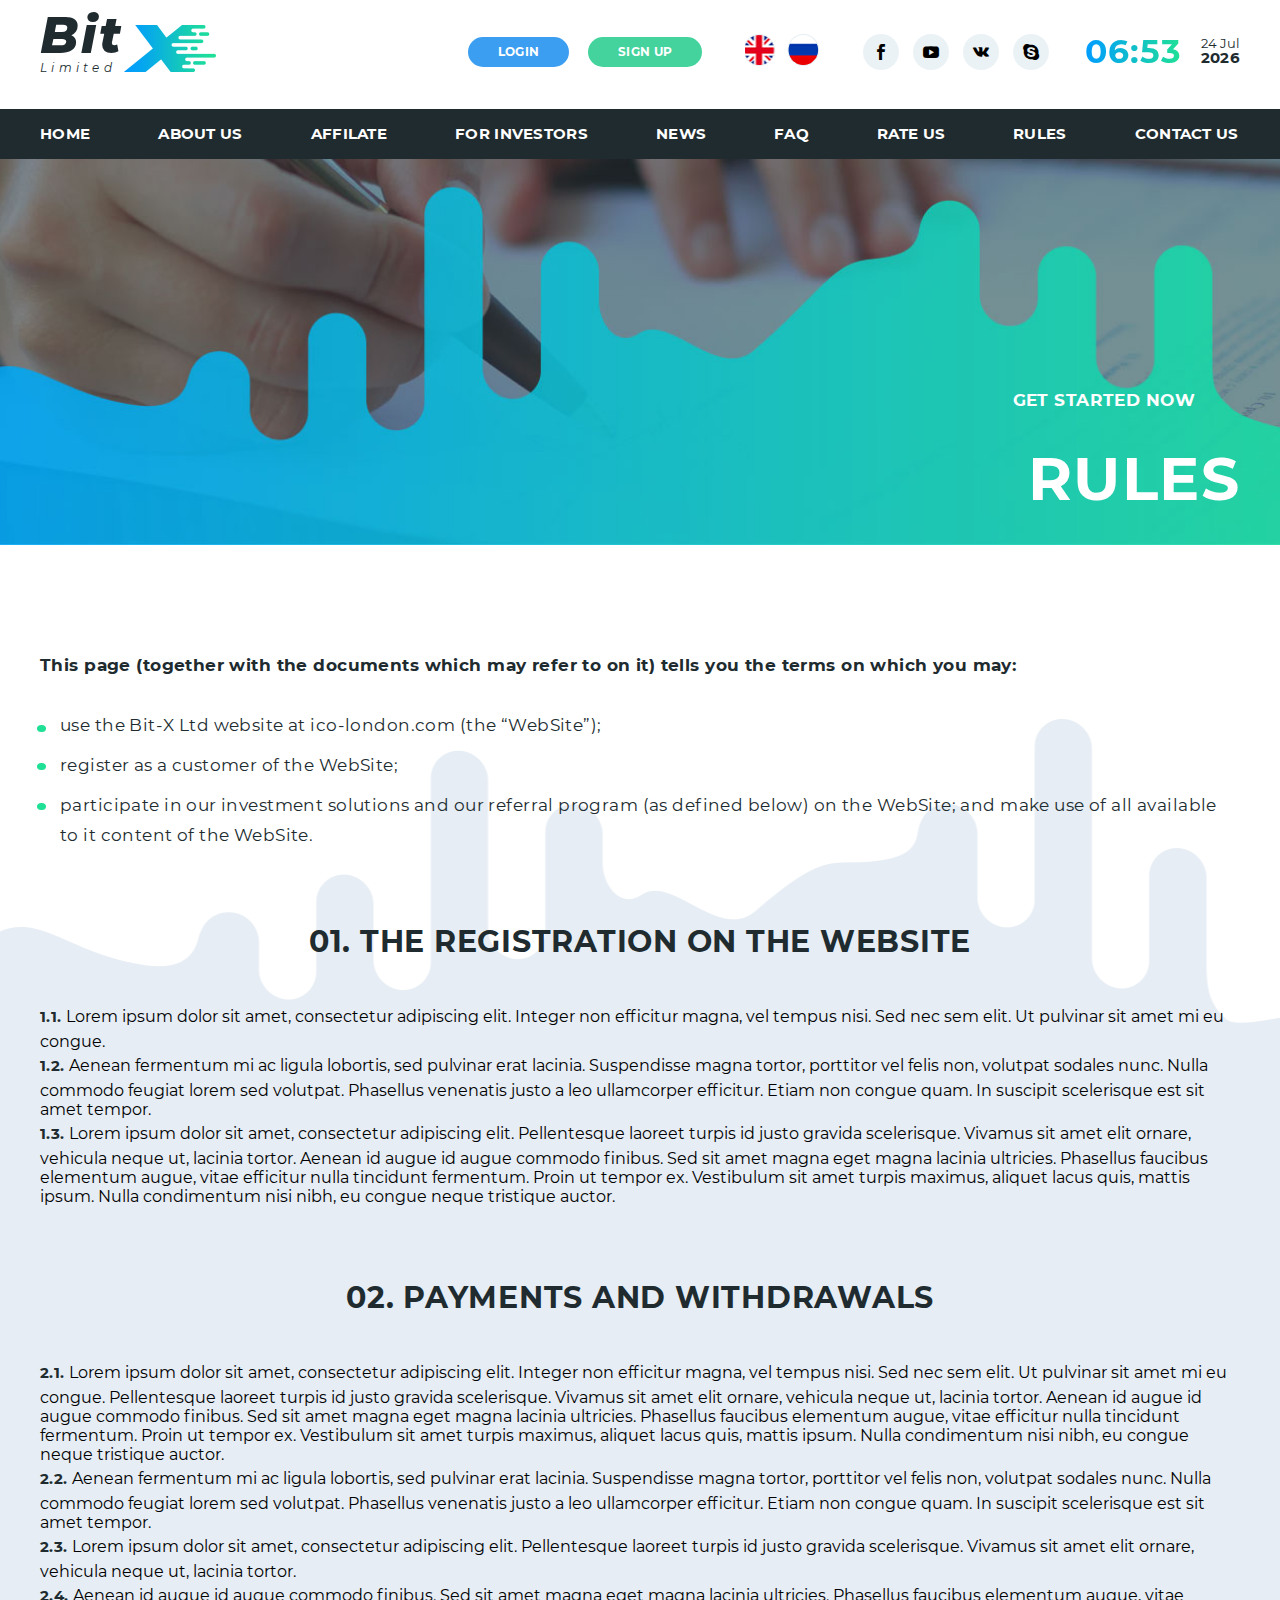
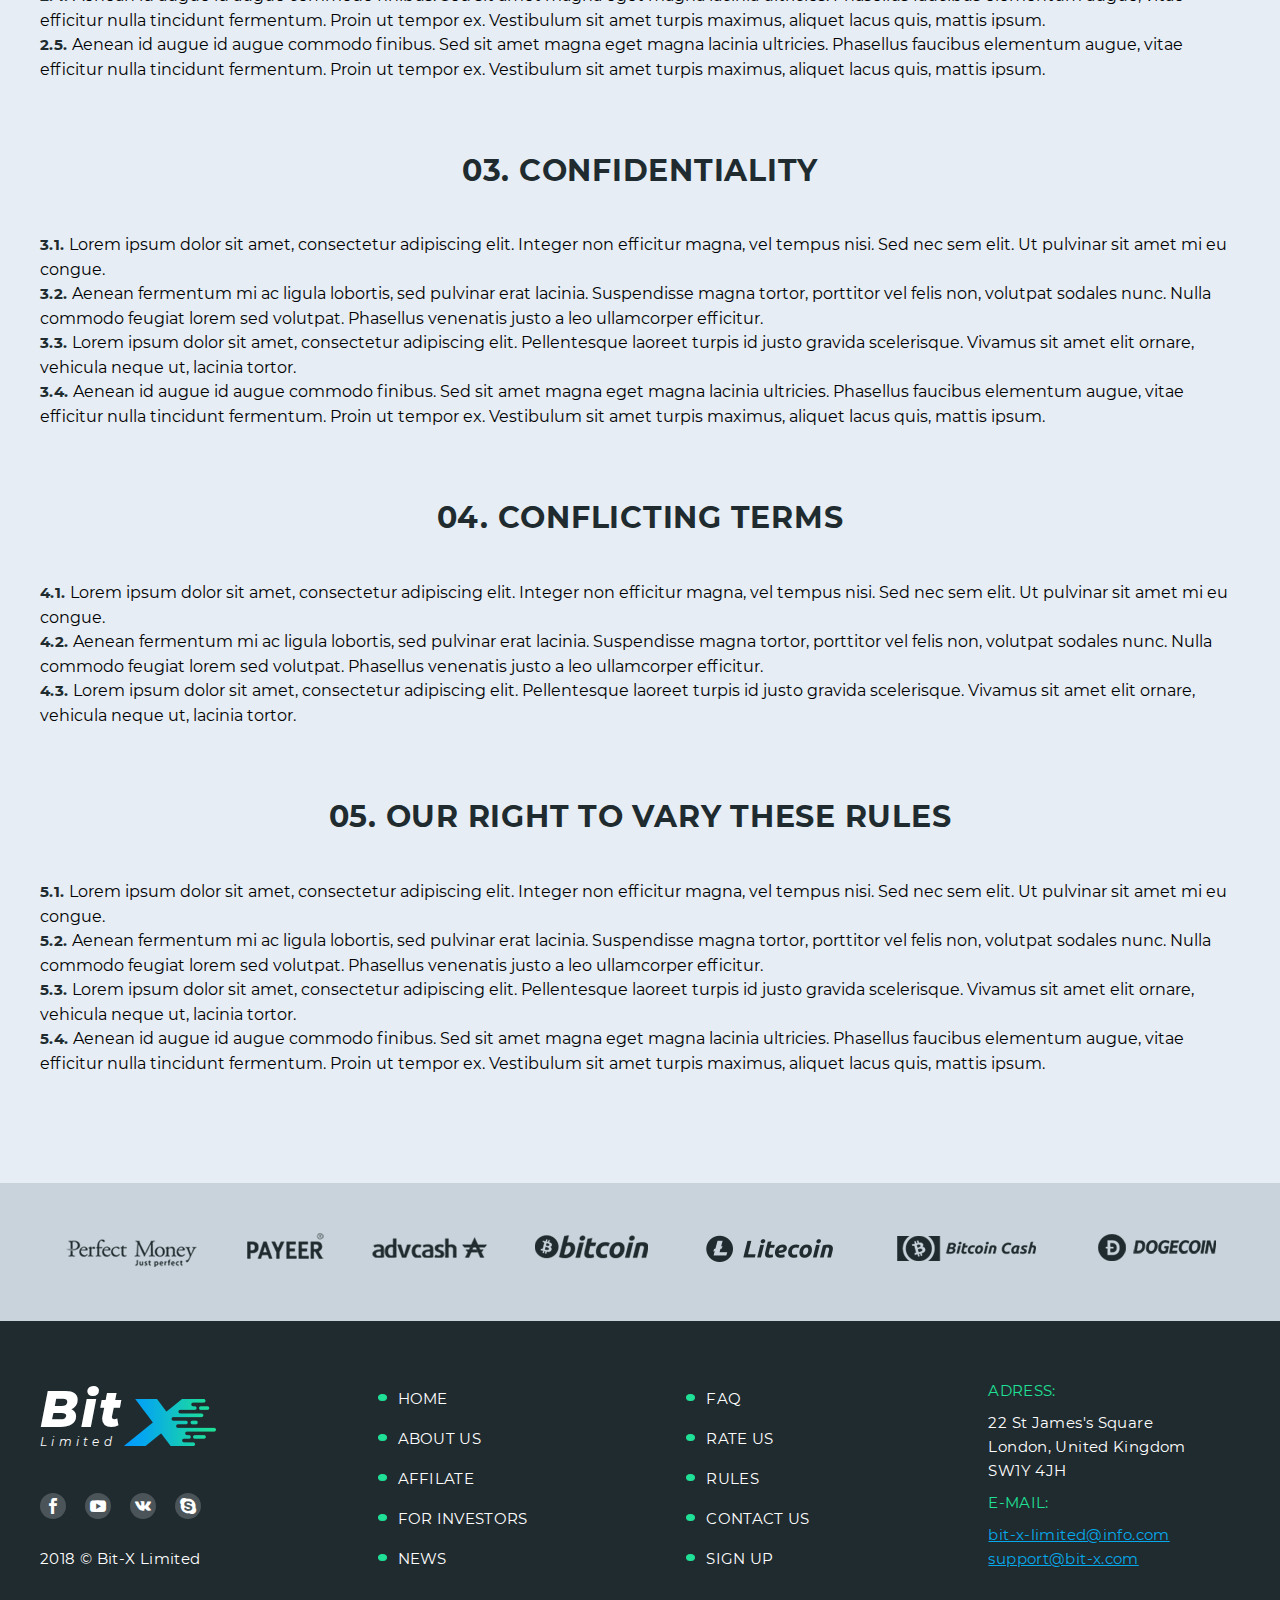
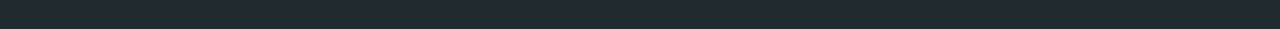
<file: rules.html>
<!DOCTYPE html>
<html lang="en">
<head>
    <meta charset="UTF-8">
    <meta name="viewport" content="width=device-width, initial-scale=1.0">
    <title>Rules</title>
    <link rel="stylesheet" href="fonts/stylesheet.css">
    <link rel="stylesheet" href="fonts/icomoon/style.css">
    <link rel="stylesheet" href="css/selectric.css">
    <link rel="stylesheet" href="css/style.css">
    <link rel="stylesheet" href="css/responsive.css">
    <script type="text/javascript" src="js/jquery-3.3.1.min.js"></script>
    <script type="text/javascript" src="js/jquery.selectric.min.js"></script>
    <script type="text/javascript" src="js/script.js"></script>
</head>
<body>
<header>

    <div class="topline">
        <div class="container">
            <div class="headWrap">
                <div class="logo clear invisLink">
                    <div class="text">
                        <span>Bit</span>
                        <span>Limited</span>
                    </div>
                    <span class="img" style="background-image: url(img/png/logo.png)"></span>
                    <a href="#">Main</a>
                </div>
                <div class="subscribe">
                    <a href="#" class="btnColor1">login</a>
                    <a href="#" class="btnColor2">sign up</a>
                </div>
                <div class="languages">
                    <a href="#" class="img" style="background-image: url(img/png/lang1.png);"></a>
                    <a href="#" class="img" style="background-image: url(img/png/lang2.png);"></a>
                </div>
                <div class="social">
                    <a href="#" class="icon-21"></a>
                    <a href="#" class="icon-20"></a>
                    <a href="#" class="icon-19"></a>
                    <a href="#" class="icon-18"></a>
                </div>
                <div class="date clear">
                    <span class="clock grad" id="time">20:47</span>
                    <div class="day">
                        <span class="date" id="date">05 Jun</span>
                        <span class="year" id="year">2018</span>
                    </div>
                </div>
            </div>
        </div>
    </div>

    <div class="menu">
        <div class="container">
            <a href="main.html" class="home">HOME</a>
            <a href="about%20us.html">ABOUT US</a>
            <a href="Affilate.html">AFFILATE</a>
            <a href="#">FOR INVESTORS</a>
            <a href="#">NEWS</a>
            <a href="#">FAQ</a>
            <a href="#">RATE US</a>
            <a href="#">RULES</a>
            <a href="contactUs.html">CONTACT US</a>
            <div class="menu1">
                <select name="menu1" id="menu1">
                    <option value="1">HOME</option>
                    <option value="2">ABOUT US</option>
                    <option value="3">AFFILATE</option>
                    <option value="4">FOR INVESTORS</option>
                    <option value="5">NEWS</option>
                    <option value="6">FAQ</option>
                    <option value="7">RATE US</option>
                    <option value="8">RULES</option>
                    <option value="9">CONTACT US</option>
                </select>
            </div>
        </div>
    </div>
</header>
<div class="content rules">
    <div class="banner" style="background-image: url(img/jpg/fondRules.jpg);">
        <div class="container">
            <span>get started now</span>
            <h1>rules</h1>
        </div>
    </div>
    <div class="wrapper" style="background-image: url(img/png/fondRules.png);">
        <div class="container">
            <p class="preface">This page (together with the documents which may refer to on it) tells you the terms
                on which you may:</p>
            <ul>
                <li>
                    <span>use the Bit-X Ltd website at ico-london.com (the “WebSite”);</span></li>
                <li>
                    <span>register as a customer of the WebSite;</span></li>
                <li>
                    <span>participate in our investment solutions and our referral program (as defined below) on the WebSite;
                    and make use of all
                    available to it content of the WebSite.
                </span></li>
            </ul>
            <ol>
                <li class="title"><span >The registration on the WebSite</span>
                    <ol>
                        <li>Lorem ipsum dolor sit amet, consectetur adipiscing elit. Integer non
                            efficitur magna, vel tempus
                            nisi. Sed nec sem elit. Ut pulvinar sit amet mi eu congue.
                        </li>
                        <li>Aenean fermentum mi ac ligula lobortis, sed pulvinar erat lacinia. Suspendisse magna
                            tortor,
                            porttitor vel felis non, volutpat sodales nunc. Nulla commodo feugiat lorem sed volutpat.
                            Phasellus
                            venenatis justo a leo ullamcorper efficitur. Etiam non congue quam. In suscipit scelerisque
                            est sit
                            amet tempor.
                        </li>
                        <li>Lorem ipsum dolor sit amet, consectetur adipiscing elit. Pellentesque laoreet turpis id
                            justo
                            gravida scelerisque. Vivamus sit amet elit ornare, vehicula neque ut, lacinia tortor. Aenean
                            id
                            augue id augue commodo finibus. Sed sit amet magna eget magna lacinia ultricies. Phasellus
                            faucibus
                            elementum augue, vitae efficitur nulla tincidunt fermentum. Proin ut tempor ex. Vestibulum
                            sit amet
                            turpis maximus, aliquet lacus quis, mattis ipsum. Nulla condimentum nisi nibh, eu congue
                            neque
                            tristique auctor.
                        </li>
                    </ol>
                </li>
                <li class="title"><span >Payments and Withdrawals</span>
                    <ol>
                        <li>Lorem ipsum dolor sit amet, consectetur adipiscing elit. Integer non
                            efficitur magna, vel tempus
                            nisi. Sed nec sem elit. Ut pulvinar sit amet mi eu congue. Pellentesque laoreet turpis id
                            justo
                            gravida scelerisque. Vivamus sit amet elit ornare, vehicula neque ut, lacinia tortor. Aenean
                            id
                            augue id augue commodo finibus. Sed sit amet magna eget magna lacinia ultricies. Phasellus
                            faucibus
                            elementum augue, vitae efficitur nulla tincidunt fermentum. Proin ut tempor ex. Vestibulum
                            sit amet
                            turpis maximus, aliquet lacus quis, mattis ipsum. Nulla condimentum nisi nibh, eu congue
                            neque
                            tristique auctor.
                        </li>
                        <li>Aenean fermentum mi ac ligula lobortis, sed pulvinar erat lacinia. Suspendisse magna
                            tortor,
                            porttitor vel felis non, volutpat sodales nunc. Nulla commodo feugiat lorem sed volutpat.
                            Phasellus
                            venenatis justo a leo ullamcorper efficitur. Etiam non congue quam. In suscipit scelerisque
                            est sit
                            amet tempor.
                        </li>
                        <li>Lorem ipsum dolor sit amet, consectetur adipiscing elit. Pellentesque laoreet turpis id
                            justo
                            gravida scelerisque. Vivamus sit amet elit ornare, vehicula neque ut, lacinia tortor.
                        </li>
                        <li>Aenean id augue id augue commodo finibus. Sed sit amet magna eget magna lacinia
                            ultricies.
                            Phasellus faucibus elementum augue, vitae efficitur nulla tincidunt fermentum. Proin ut
                            tempor ex.
                            Vestibulum sit amet turpis maximus, aliquet lacus quis, mattis ipsum.
                        </li>
                        <li>Aenean id augue id augue commodo finibus. Sed sit amet magna eget magna lacinia
                            ultricies.
                            Phasellus faucibus elementum augue, vitae efficitur nulla tincidunt fermentum. Proin ut
                            tempor ex.
                            Vestibulum sit amet turpis maximus, aliquet lacus quis, mattis ipsum.
                        </li>
                    </ol>
                </li>
                <li class="title"><span >Confidentiality</span>
                    <ol>
                        <li>Lorem ipsum dolor sit amet, consectetur adipiscing elit. Integer non
                            efficitur magna, vel tempus
                            nisi. Sed nec sem elit. Ut pulvinar sit amet mi eu congue.
                        </li>
                        <li>Aenean fermentum mi ac ligula lobortis, sed pulvinar erat lacinia. Suspendisse magna
                            tortor,
                            porttitor vel felis non, volutpat sodales nunc. Nulla commodo feugiat lorem sed volutpat.
                            Phasellus
                            venenatis justo a leo ullamcorper efficitur.
                        </li>
                        <li>Lorem ipsum dolor sit amet, consectetur adipiscing elit. Pellentesque laoreet turpis id
                            justo
                            gravida scelerisque. Vivamus sit amet elit ornare, vehicula neque ut, lacinia tortor.
                        </li>
                        <li>Aenean id augue id augue commodo finibus. Sed sit amet magna eget magna lacinia
                            ultricies.
                            Phasellus faucibus elementum augue, vitae efficitur nulla tincidunt fermentum. Proin ut
                            tempor ex.
                            Vestibulum sit amet turpis maximus, aliquet lacus quis, mattis ipsum.
                        </li>
                    </ol>
                </li>
                <li class="title"><span >Conflicting terms</span>
                    <ol>
                        <li> Lorem ipsum dolor sit amet, consectetur adipiscing elit. Integer non
                            efficitur magna, vel tempus
                            nisi. Sed nec sem elit. Ut pulvinar sit amet mi eu congue.
                        </li>
                        <li>Aenean fermentum mi ac ligula lobortis, sed pulvinar erat lacinia. Suspendisse magna
                            tortor,
                            porttitor vel felis non, volutpat sodales nunc. Nulla commodo feugiat lorem sed volutpat.
                            Phasellus
                            venenatis justo a leo ullamcorper efficitur.
                        </li>
                        <li>Lorem ipsum dolor sit amet, consectetur adipiscing elit. Pellentesque laoreet turpis id
                            justo
                            gravida scelerisque. Vivamus sit amet elit ornare, vehicula neque ut, lacinia tortor.
                        </li>
                    </ol>
                </li>
                <li class="title"><span >Our right to vary these Rules</span>
                    <ol>
                        <li> Lorem ipsum dolor sit amet, consectetur adipiscing elit. Integer non
                            efficitur magna, vel tempus
                            nisi. Sed nec sem elit. Ut pulvinar sit amet mi eu congue.
                        </li>
                        <li>Aenean fermentum mi ac ligula lobortis, sed pulvinar erat lacinia. Suspendisse magna
                            tortor,
                            porttitor vel felis non, volutpat sodales nunc. Nulla commodo feugiat lorem sed volutpat.
                            Phasellus
                            venenatis justo a leo ullamcorper efficitur.
                        </li>
                        <li>Lorem ipsum dolor sit amet, consectetur adipiscing elit. Pellentesque laoreet turpis id
                            justo
                            gravida scelerisque. Vivamus sit amet elit ornare, vehicula neque ut, lacinia tortor.
                        </li>
                        <li>Aenean id augue id augue commodo finibus. Sed sit amet magna eget magna lacinia
                            ultricies. Phasellus
                            faucibus elementum augue, vitae efficitur nulla tincidunt fermentum. Proin ut tempor ex.
                            Vestibulum
                            sit amet turpis maximus, aliquet lacus quis, mattis ipsum.
                        </li>
                    </ol>
                </li>
            </ol>
        </div>
    </div>
    <div class="payments">
        <div class="container">
            <ul class="wrapper">
                <li><img src="img/png/payments1.png" alt="payment1"></li>
                <li><img src="img/png/payments2.png" alt="payment2"></li>
                <li><img src="img/png/payments3.png" alt="payment3"></li>
                <li><img src="img/png/payments4.png" alt="payment4"></li>
                <li><img src="img/png/payments5.png" alt="payment5"></li>
                <li><img src="img/png/payments6.png" alt="payment6"></li>
                <li><img src="img/png/payments7.png" alt="payment7"></li>
            </ul>
        </div>
    </div>
</div>
<footer>
    <div class="container">
        <div class="wrapper">
            <div class="item">
                <div class="logo clear invisLink">
                    <div class="text">
                        <span>Bit</span>
                        <span>Limited</span>
                    </div>
                    <span class="img" style="background-image: url(img/png/logo.png)"></span>
                    <a href="#">Main</a>
                </div>
                <div class="widgets">
                    <a href="#" class="icon-21"></a>
                    <a href="#" class="icon-20"></a>
                    <a href="#" class="icon-19"></a>
                    <a href="#" class="icon-18"></a>
                </div>
                <span class="copyrights">2018 © Bit-X Limited</span>
            </div>
            <div class="item">
                <ul class="menu">
                    <li><a href="main.html" class="home">HOME</a></li>
                    <li><a href="about%20us.html">ABOUT US</a></li>
                    <li><a href="Affilate.html">AFFILATE</a></li>
                    <li><a href="#">FOR INVESTORS</a></li>
                    <li><a href="#">NEWS</a></li>
                </ul>
            </div>
            <div class="item">
                <ul class="menu">
                    <li><a href="#">FAQ</a></li>
                    <li><a href="#">RATE US</a></li>
                    <li><a href="rules.html">RULES</a></li>
                    <li><a href="contactUs.html">CONTACT US</a></li>
                    <li><a href="#">Sign up</a></li>
                </ul>
            </div>
            <div class="item">
                <div class="address">
                    <span>Adress:</span>
                    <p><a href="#">22 St James's Square <br> London, United Kingdom <br> SW1Y 4JH</a></p>
                </div>
                <div class="mail">
                    <span>E-mail:</span>
                    <p><a href="#" class="link1">bit-x-limited@info.com <br> support@bit-x.com</a></p>
                </div>
            </div>
        </div>
    </div>
</footer>
</body>
</html>
</file>
<file: fonts/stylesheet.css>
@font-face {
    font-family: 'Montserrat';
    src: url('Montserrat-Bold.eot');
    src: url('Montserrat-Bold.eot?#iefix') format('embedded-opentype'),
        url('Montserrat-Bold.woff') format('woff'),
        url('Montserrat-Bold.ttf') format('truetype'),
        url('Montserrat-Bold.svg#Montserrat-Bold') format('svg');
    font-weight: bold;
    font-style: normal;
}

@font-face {
    font-family: 'Montserrat';
    src: url('Montserrat-ExtraBoldItalic.eot');
    src: url('Montserrat-ExtraBoldItalic.eot?#iefix') format('embedded-opentype'),
        url('Montserrat-ExtraBoldItalic.woff') format('woff'),
        url('Montserrat-ExtraBoldItalic.ttf') format('truetype'),
        url('Montserrat-ExtraBoldItalic.svg#Montserrat-ExtraBoldItalic') format('svg');
    font-weight: 800;
    font-style: italic;
}

@font-face {
    font-family: 'Montserrat';
    src: url('Montserrat-Regular.eot');
    src: url('Montserrat-Regular.eot?#iefix') format('embedded-opentype'),
        url('Montserrat-Regular.woff') format('woff'),
        url('Montserrat-Regular.ttf') format('truetype'),
        url('Montserrat-Regular.svg#Montserrat-Regular') format('svg');
    font-weight: normal;
    font-style: normal;
}

@font-face {
    font-family: 'Montserrat';
    src: url('Montserrat-Italic.eot');
    src: url('Montserrat-Italic.eot?#iefix') format('embedded-opentype'),
        url('Montserrat-Italic.woff') format('woff'),
        url('Montserrat-Italic.ttf') format('truetype'),
        url('Montserrat-Italic.svg#Montserrat-Italic') format('svg');
    font-weight: normal;
    font-style: italic;
}
</file>
<file: fonts/icomoon/style.css>
@font-face {
  font-family: 'icomoon';
  src:  url('fonts/icomoon.eot?jgceje');
  src:  url('fonts/icomoon.eot?jgceje#iefix') format('embedded-opentype'),
    url('fonts/icomoon.ttf?jgceje') format('truetype'),
    url('fonts/icomoon.woff?jgceje') format('woff'),
    url('fonts/icomoon.svg?jgceje#icomoon') format('svg');
  font-weight: normal;
  font-style: normal;
}

[class^="icon-"], [class*=" icon-"] {
  /* use !important to prevent issues with browser extensions that change fonts */
  font-family: 'icomoon' !important;
  speak: none;
  font-style: normal;
  font-weight: normal;
  font-variant: normal;
  text-transform: none;
  line-height: 1;

  /* Better Font Rendering =========== */
  -webkit-font-smoothing: antialiased;
  -moz-osx-font-smoothing: grayscale;
}

.icon-1:before {
  content: "\e900";
}
.icon-2:before {
  content: "\e901";
}
.icon-3:before {
  content: "\e902";
}
.icon-4:before {
  content: "\e903";
}
.icon-5:before {
  content: "\e904";
}
.icon-6:before {
  content: "\e905";
}
.icon-7:before {
  content: "\e906";
}
.icon-8:before {
  content: "\e907";
}
.icon-9:before {
  content: "\e908";
}
.icon-10:before {
  content: "\e909";
}
.icon-11:before {
  content: "\e90a";
}
.icon-12:before {
  content: "\e90b";
}
.icon-13:before {
  content: "\e90c";
}
.icon-14:before {
  content: "\e90d";
}
.icon-15:before {
  content: "\e90e";
}
.icon-16:before {
  content: "\e90f";
}
.icon-17:before {
  content: "\e910";
}
.icon-18:before {
  content: "\e911";
}
.icon-19:before {
  content: "\e912";
}
.icon-20:before {
  content: "\e913";
}
.icon-21:before {
  content: "\e914";
}
.icon-22:before {
  content: "\e915";
}
.icon-23:before {
  content: "\e916";
}
.icon-24:before {
  content: "\e917";
}
.icon-25:before {
  content: "\e918";
}
.icon-26:before {
  content: "\e919";
}
.icon-27:before {
  content: "\e91a";
}
.icon-28:before {
  content: "\e91b";
}
.icon-29:before {
  content: "\e91c";
}
.icon-30:before {
  content: "\e91d";
}
.icon-31:before {
  content: "\e91e";
}
.icon-32:before {
  content: "\e91f";
}
.icon-33:before {
  content: "\e920";
}
.icon-34:before {
  content: "\e921";
}
.icon-35:before {
  content: "\e922";
}
.icon-36:before {
  content: "\e923";
}
</file>
<file: css/selectric.css>
/*======================================
  Selectric v1.13.0
======================================*/

.selectric-wrapper {
  position: relative;
  cursor: pointer;
}

.selectric-responsive {
  width: 100%;
}

.selectric {
  border: 1px solid #DDD;
  border-radius: 0px;
  background: #F8F8F8;
  position: relative;
  overflow: hidden;
}

.selectric .label {
  display: block;
  white-space: nowrap;
  overflow: hidden;
  text-overflow: ellipsis;
  margin: 0 38px 0 10px;
  font-size: 12px;
  line-height: 38px;
  color: #444;
  height: 38px;
  -webkit-user-select: none;
     -moz-user-select: none;
      -ms-user-select: none;
          user-select: none;
}

.selectric .button {
  display: block;
  position: absolute;
  right: 0;
  top: 0;
  width: 38px;
  height: 38px;
  line-height: 38px;
  background-color: #F8f8f8;
  color: #BBB;
  text-align: center;
  font: 0/0 a;
  *font: 20px/38px Lucida Sans Unicode, Arial Unicode MS, Arial;
}

.selectric .button:after {
  content: " ";
  position: absolute;
  top: 0;
  right: 0;
  bottom: 0;
  left: 0;
  margin: auto;
  width: 0;
  height: 0;
  border: 4px solid transparent;
  border-top-color: #BBB;
  border-bottom: none;
}

.selectric-focus .selectric {
  border-color: #aaaaaa;
}

.selectric-hover .selectric {
  border-color: #c4c4c4;
}

.selectric-hover .selectric .button {
  color: #a2a2a2;
}

.selectric-hover .selectric .button:after {
  border-top-color: #a2a2a2;
}

.selectric-open {
  z-index: 9999;
}

.selectric-open .selectric {
  border-color: #c4c4c4;
}

.selectric-open .selectric-items {
  display: block;
}

.selectric-disabled {
  filter: alpha(opacity=50);
  opacity: 0.5;
  cursor: default;
  -webkit-user-select: none;
     -moz-user-select: none;
      -ms-user-select: none;
          user-select: none;
}

.selectric-hide-select {
  position: relative;
  overflow: hidden;
  width: 0;
  height: 0;
}

.selectric-hide-select select {
  position: absolute;
  left: -100%;
}

.selectric-hide-select.selectric-is-native {
  position: absolute;
  width: 100%;
  height: 100%;
  z-index: 10;
}

.selectric-hide-select.selectric-is-native select {
  position: absolute;
  top: 0;
  left: 0;
  right: 0;
  height: 100%;
  width: 100%;
  border: none;
  z-index: 1;
  box-sizing: border-box;
  opacity: 0;
}

.selectric-input {
  position: absolute !important;
  top: 0 !important;
  left: 0 !important;
  overflow: hidden !important;
  clip: rect(0, 0, 0, 0) !important;
  margin: 0 !important;
  padding: 0 !important;
  width: 1px !important;
  height: 1px !important;
  outline: none !important;
  border: none !important;
  *font: 0/0 a !important;
  background: none !important;
}

.selectric-temp-show {
  position: absolute !important;
  visibility: hidden !important;
  display: block !important;
}

/* Items box */
.selectric-items {
  display: none;
  position: absolute;
  top: 100%;
  left: 0;
  background: #F8F8F8;
  border: 1px solid #c4c4c4;
  z-index: -1;
  box-shadow: 0 0 10px -6px;
}

.selectric-items .selectric-scroll {
  height: 100%;
  overflow: auto;
}

.selectric-above .selectric-items {
  top: auto;
  bottom: 100%;
}

.selectric-items ul, .selectric-items li {
  list-style: none;
  padding: 0;
  margin: 0;
  font-size: 12px;
  line-height: 20px;
  min-height: 20px;
}

.selectric-items li {
  display: block;
  padding: 10px;
  color: #666;
  cursor: pointer;
}

.selectric-items li.selected {
  background: #E0E0E0;
  color: #444;
}

.selectric-items li.highlighted {
  background: #D0D0D0;
  color: #444;
}

.selectric-items li:hover {
  background: #D5D5D5;
  color: #444;
}

.selectric-items .disabled {
  filter: alpha(opacity=50);
  opacity: 0.5;
  cursor: default !important;
  background: none !important;
  color: #666 !important;
  -webkit-user-select: none;
     -moz-user-select: none;
      -ms-user-select: none;
          user-select: none;
}

.selectric-items .selectric-group .selectric-group-label {
  font-weight: bold;
  padding-left: 10px;
  cursor: default;
  -webkit-user-select: none;
     -moz-user-select: none;
      -ms-user-select: none;
          user-select: none;
  background: none;
  color: #444;
}

.selectric-items .selectric-group.disabled li {
  filter: alpha(opacity=100);
  opacity: 1;
}

.selectric-items .selectric-group li {
  padding-left: 25px;
}
</file>
<file: css/style.css>
*,
*::before,
*::after {
    box-sizing: border-box;
}

body {
    max-width: 1920px;
    margin: 0 auto;
    font-family: "Montserrat";
}

h1, h2, h3, h4, h5, h6, p {
    margin: 0;
}

ul,
ol {
    margin: 0;
    padding: 0;
    list-style-type: none;
}

.container {
    width: 1200px;
    margin: 0 auto;
    padding: 0;
}

.clear::after {
    content: "";
    display: block;
    clear: both;
}

a, button {
    -webkit-transition: all 0.3s;
    -moz-transition: all 0.3s;
    -ms-transition: all 0.3s;
    -o-transition: all 0.3s;
    transition: all 0.3s;
}

a:hover,
button:hover {
    opacity: 0.7;
}

[class*="grad"] {
    /* Permalink - use to edit and share this gradient: http://colorzilla.com/gradient-editor/#009cff+0,1fe195+100 */
    background: #009cff; /* Old browsers */
    background: -moz-linear-gradient(left, #009cff 0%, #1fe195 100%); /* FF3.6-15 */
    background: -webkit-linear-gradient(left, #009cff 0%, #1fe195 100%); /* Chrome10-25,Safari5.1-6 */
    background: linear-gradient(to right, #009cff 0%, #1fe195 100%); /* W3C, IE10+, FF16+, Chrome26+, Opera12+, Safari7+ */
    filter: progid:DXImageTransform.Microsoft.gradient(startColorstr='#009cff', endColorstr='#1fe195', GradientType=1); /* IE6-9 */
}

[class*="Grad"] {
    /* Permalink - use to edit and share this gradient: http://colorzilla.com/gradient-editor/#009cff+0,1fe195+100 */
    background: #009cff; /* Old browsers */
    background: -moz-linear-gradient(left, #009cff 0%, #1fe195 100%); /* FF3.6-15 */
    background: -webkit-linear-gradient(left, #009cff 0%, #1fe195 100%); /* Chrome10-25,Safari5.1-6 */
    background: linear-gradient(to right, #009cff 0%, #1fe195 100%); /* W3C, IE10+, FF16+, Chrome26+, Opera12+, Safari7+ */
    filter: progid:DXImageTransform.Microsoft.gradient(startColorstr='#009cff', endColorstr='#1fe195', GradientType=1); /* IE6-9 */
}

a[class*="btn"] {
    border-radius: 50px;
}

.invisLink {
    position: relative;
    z-index: 1;
}

.invisLink > a {
    display: block;
    position: absolute;
    left: 0;
    top: 0;
    width: 100%;
    height: 100%;
    z-index: 7;
    overflow: hidden;
    text-indent: 200%;
    white-space: nowrap;
}

.bodyWrap {
    overflow: hidden;
}

header .headWrap {
    display: table;
    width: 100%;
}

.headWrap > div {
    display: table-cell;
    vertical-align: middle;
}

.topline {
    padding-top: 25px;
}

.headWrap .logo {
    width: 31%;
}

.headWrap div + div {
    text-align: right;
}

.logo .text,
.logo .text + span {
    float: left;
}

.logo .text span:first-child {
    font-size: 50.16px;
    line-height: 21.5px;
    font-weight: 800;
    font-style: italic;
    letter-spacing: 0.05em;
    color: #202b2f;
}

.logo .text span:last-child {
    font-size: 12.18px;
    line-height: 21.5px;
    font-weight: 500;
    font-style: italic;
    letter-spacing: 0.35em;
    color: #202b2f;
    display: block;
}


.logo .img {
    width: 95px;
    height: 50px;
    background-repeat: no-repeat;
    display: inline-block;
    text-align: right;
}

header .topline .subscribe [class^="btn"] {
    font-size: 12px;
    line-height: 30px;
    font-weight: 700;
    text-decoration: none;
    letter-spacing: 0.025em;
    text-transform: uppercase;
    color: #ffffff;
    display: inline-block;
    padding: 0 30px;
}

header .subscribe .btnColor1 {
    background-color: #3c9ef1;
}

header .subscribe .btnColor2 {
    background-color: #44d29d;
    margin-left: 15px;
}

.languages {
    padding-left: 20px;
}

.languages .img {
    width: 35px;
    height: 32px;
    display: inline-block;
    background-repeat: no-repeat;
    background-position: center;
}

header .social a {
    font-size: 16px;
    line-height: 32px;
    text-decoration: none;
    color: #000000;
    background-color: #ebf2f6;
    border-radius: 50%;
    padding: 10px;

}

header .social a + a {
    margin-left: 10px;
}

header .topline .headWrap div + div {
    margin-left: 50px;
}

header .date .clock {
    font-size: 33px;
    line-height: 17.24px;
    font-weight: 700;
    letter-spacing: 0.025em;
    color: #000;
    -webkit-background-clip: text;
    -webkit-text-fill-color: transparent;
}

.date .day {
    display: inline-block;
    padding-left: 15px;
}

.date .day span {
    display: block;
    text-align: left;
    padding: 0 0;
}

header .day span:first-child {
    font-size: 13px;
    line-height: 14.43px;
    color: #202b2f;
}

header .day span:last-child {
    font-size: 15px;
    line-height: 16px;
    font-weight: 700;
    letter-spacing: 0.025em;
    color: #202b2f;
}

header .menu {
    background-color: #202b2f;
    margin-top: 30px;
}

header .menu1 {
    display: none;
}

header .menu a {
    font-size: 15px;
    line-height: 50px;
    font-weight: 700;
    text-decoration: none;
    letter-spacing: 0.02em;
    color: #ffffff;
    display: inline-block;
}

header .menu a + a {
    margin-left: 64px;
}

/*main*/

.menu a:hover {
    color: #1fe096;
}

.start {
    background-position: 50% 50%;
    -webkit-background-size: cover;
    background-size: cover;
    padding-top: 100px;
}

.start .caption span {
    font-size: 60px;
    line-height: 60px;
    font-weight: 800;
    text-transform: uppercase;
    letter-spacing: 0.025em;
    color: #ffffff;
    display: block;
    text-align: right;
}

.start .caption p {
    font-size: 30px;
    line-height: 60px;
    text-transform: uppercase;
    letter-spacing: 0.025em;
    color: #ffffff;
    text-align: right;
}

.getStarted .textBlockLight {
    font-size: 17px;
    line-height: 30px;
    letter-spacing: 0.025em;
    color: #ffffff;
    text-align: right;
    padding-top: 30px;
}

.getStarted .btnGrad1 {
    font-size: 17px;
    line-height: 64px;
    text-transform: uppercase;
    letter-spacing: 0.05em;
    color: #ffffff;
    text-decoration: none;
    background-color: #02a0f9;
    display: block;
    margin-top: 50px;
    margin-right: 0;
    margin-left: calc(100% - 310px);
    padding: 0 64px;
    box-shadow: 0 0 21px 0 rgba(0, 0, 0, 0.21);
}

.start .currency {
    background-color: #ffffff;
    margin-left: auto;
    margin-top: 73px;
    width: 310px;
    height: 330px;
    border-radius: 25px;
    box-shadow: 0 0 21px 0 rgba(0, 0, 0, 0.21);
}

.start .currency li {
    padding: 15px 25px;
}

.start .currency .text {
    display: inline-block;
    vertical-align: middle;
    padding: 0 15px;
}

.start .currency .text span:first-child {
    font-size: 14px;
    line-height: 24px;
    letter-spacing: 0.024em;
    font-weight: 500;
    color: #202b2f;
}

.start .currency .text span:nth-child(2) {
    font-size: 14px;
    line-height: 24px;
    font-weight: 700;
    color: #202b2f;
    display: block;
    text-align: left;

}

.start .currency .text span:nth-child(2) > span {
    font-size: 14px;
    line-height: 24px;
    font-weight: 700;
    color: #19cf8b;
    padding-left: 10px;
}

.start .currency span[class^="icon"] {
    font-size: 3em;
    color: #000000;
    display: inline-block;
    text-align: left;
    vertical-align: middle;
}

.start .advantages {
    display: table;
    margin-right: auto;
    padding-bottom: 90px;
}

.start .advantages ul li,
.start .advantages p {
    padding-top: 40px;
}

.start .list li span:nth-child(2) {
    font-size: 17px;
    line-height: 30px;
    font-weight: 700;
    letter-spacing: 0.024em;
    text-transform: uppercase;
    color: #ffffff;
    display: inline-block;
    vertical-align: middle;
    padding: 0 20px;
}

.start .list li span:first-child {
    font-size: 3em;
    color: #000000;
    background-color: #57c5f2;
    display: inline-block;
    text-align: left;
    vertical-align: middle;
    border-radius: 50%;
    padding: 10px;
}

.start .advantages .textBlockLight {
    font-size: 17px;
    line-height: 30px;
    letter-spacing: 0.025em;
    color: #ffffff;
}

.start .advantages .textBlockLight span {
    font-weight: 700;
    text-transform: uppercase;
}

.start .wrapper {
    position: relative;
}

.graph .img {
    width: 820px;
    height: 496PX;
    display: inline-block;
    background-repeat: no-repeat;
    -webkit-background-size: cover;
    background-size: cover;
    position: absolute;
    bottom: -110px;
    right: -60px;
}

.aboutCompany {
    background-position: 50% 50%;
    -webkit-background-size: cover;
    background-size: cover;
    margin: 0 -25px;
    padding-top: 190px;
    padding-bottom: 85px;
}

.aboutCompany .left {
    float: left;
    width: 44%;
}

.aboutCompany .right {
    width: 55%;
    float: left;
}

.aboutCompany {
    margin: 0 -30px;
}

.aboutCompany .left .captionLight {
    font-size: 30px;
    line-height: 30px;
    font-weight: 700;
    letter-spacing: 0.025em;
    text-transform: uppercase;
    color: #ffffff;
    text-align: left;
}

.aboutCompany .address {
    padding-top: 65px;
}

.aboutCompany .address span {
    font-size: 15px;
    line-height: 22px;
    letter-spacing: 0.025em;
    color: #ffffff;
    display: inline-block;
    text-align: left;
    vertical-align: middle;
    padding: 0 20px;
}

.aboutCompany .address a {
    text-decoration: none;
    font-size: 4em;
    display: inline-block;
    text-align: left;
    vertical-align: middle;
    -webkit-background-clip: text;
    -webkit-text-fill-color: transparent;
    animation-name: iconAnimation;
    animation-duration: 3s;
    animation-iteration-count: infinite;
    animation-timing-function: ease-in-out;
}

@keyframes iconAnimation {
    0% {
        -webkit-transform: scale(0.5);
        -moz-transform: scale(0.5);
        -ms-transform: scale(0.5);
        -o-transform: scale(0.5);
        transform: scale(0.5);
        opacity: 0;
    }
    100% {
        -webkit-transform: scale(1);
        -moz-transform: scale(1);
        -ms-transform: scale(1);
        -o-transform: scale(1);
        transform: scale(1);
        opacity: 1;
    }


}

.aboutCompany .right p {
    font-size: 17px;
    line-height: 30px;
    letter-spacing: 0.025em;
    color: #ffffff;
}

.aboutCompany .right p + p {
    padding-top: 30px;
}

.aboutCompany .btnInfo {
    padding-top: 70px;
}

.aboutCompany .right a {
    font-size: 17px;
    line-height: 60px;
    font-weight: 700;
    letter-spacing: 0.05em;
    text-transform: uppercase;
    text-decoration: none;
    color: #ffffff;
    display: inline-block;
    box-shadow: 0 0 21px 0 rgba(0, 0, 0, 0.21);

}

.aboutCompany .right .btnColor1 {
    background-color: #03a3f4;
    padding: 0 50px;
}

.aboutCompany .right .btnColor2 {
    background-color: #44d29d;
    margin-left: 40px;
    padding: 0 30px;
}

.aboutCompany img {
    width: 239px;
    height: 355px;
    padding-top: 55px;
    padding-right: 15px;
}

.plans {
    background-position: 50% 50%;
    -webkit-background-size: cover;
    background-size: cover;
    padding-top: 60px;
}

.plan1 .item {
    background-color: #3c9ef1;
    background-position: center bottom;
    background-repeat: no-repeat;
}


.plan2 .item {
    background-color: #44d29d;
    background-position: center bottom;
    background-repeat: no-repeat;
}

.plans [class^="tarif"] {
    background-color: #ffffff;
}

.plans div[class^="plan"] {
    background-repeat: no-repeat;
    -webkit-background-size: cover;
    background-size: cover;
    float: left;
    border-radius: 25px;
}

.plans .wrapper {
    margin-top: 60px;
    padding-bottom: 100px;
}

.plans .plan1 {
    margin-left: 10px;
    box-shadow: 0 0 21px 0 rgba(0, 0, 0, 0.21);
}

.plans .item {
    width: 255px;
    border-radius: 25px 0 0 25px;
}

.plans div[class^="tarif"] {
    width: 300px;
    border-radius: 0 25px 25px 0;
}

.plans .item,
.plans div[class^="tarif"] {
    height: 510px;
    float: left;
    padding: 0 20px;
    padding-bottom: 30px;
}

.plans .plan2 {
    margin: 0 -30px;
    margin-left: 35px;
    box-shadow: 0 0 21px 0 rgba(0, 0, 0, 0.21);
}

.plans .captionDark {
    font-size: 30px;
    line-height: 83.73px;
    font-weight: 700;
    letter-spacing: 0.025em;
    text-transform: uppercase;
    color: #202b2f;
    display: block;
    text-align: center;
}

.plans .textBlockDark {
    font-size: 17px;
    line-height: 30px;
    letter-spacing: 0.025em;
    color: #202b2f;
    text-align: center;
    padding-top: 20px;
}

.plans .item .captionLight {
    font-size: 30px;
    line-height: 40px;
    font-weight: 700;
    letter-spacing: 0.025em;
    text-transform: uppercase;
    color: #ffffff;
    display: block;
    padding-top: 45px;
}

.plans .item .big {
    font-size: 90px;
    line-height: 40px;
    font-weight: 700;
    letter-spacing: 0.025em;
    color: #ffffff;
    display: block;
    padding-top: 180px;
}

.plans .item span:nth-child(3) {
    font-size: 17px;
    line-height: 30px;
    font-weight: 700;
    letter-spacing: 0.025em;
    color: #ffffff;
}

.plans .item a {
    font-size: 15px;
    line-height: 42px;
    font-weight: 700;
    letter-spacing: 0.05em;
    color: #ffffff;
    text-decoration: none;
    padding: 0 30px;
    display: block;
    text-align: center;
    text-transform: uppercase;
    margin-top: 20px;

}

.plans .item .btnColor1 {
    background-color: #3c9ef1;
}

.plans .item .btnColor2 {
    background-color: #44d29d;
}

.plans .block1 li:first-child {
    padding-top: 40px;
}

.plans .block1 li + li {
    padding-top: 30px;
}

.plans [class^="tarif"] .block1 span:first-child {
    font-size: 15px;
    line-height: 24px;
    font-weight: 700;
    color: #202b2f;
}

.plans [class^="tarif"] .block1 span:last-child {
    font-size: 20px;
    line-height: 24px;
    font-weight: 700;
    text-transform: uppercase;

}

.plans .tarifplan1 .block1 span:last-child {
    color: #3c9ef1;
}

.plans .block2 {
    font-size: 15px;
    line-height: 30px;
    letter-spacing: 0.025em;
    color: #202b2f;
}

.plans .tarifplan1 .block2 {
    padding-top: 40px;
}

.plans .tarifplan2 .block2 {
    padding-top: 65px;
}

.plans .tarifplan2 .block1 span:last-child {
    color: #44d29d;
}

.profit {
    background-color: #06aae9;
    vertical-align: middle;
    padding-bottom: 50px;
    padding-top: 25px;
}

.profit label {
    display: block;
    font-size: 15px;
    line-height: 24px;
    font-weight: 700;
    color: #ffffff;
    padding-left: 5px;
}

.profit input,
.profit .plan select {
    font-size: 15px;
    line-height: 45px;
    color: #000000;
    margin-top: 15px;
    display: block;
    border-radius: 25px;
    box-shadow: 0 0 21px 0 rgba(0, 0, 0, 0.21);
}

.profit .plan select {
    height: 50px;
    padding: 0 50px;
}

.profit .amount,
.profit .plan,
.profit .sum,
.profit a {
    display: inline-block;

}

.profit .plan {
    margin-left: 60px;
    width: 265px;
    position: relative;
    bottom: -15px;

}

.plan .selectric {
    width: 100%;
    position: relative;
    height: 46px;
    margin-top: 10px;
    line-height: 44px;
    padding-left: 30px;
    border-radius: 25px;
    background-color: #5ed3dd;
    border: 1px solid white;
}

.selectric-open .selectric-items {
    display: block;
    border-radius: 25px;
}

.selectric .button::after {
    display: none;
}

.selectric-items li:hover {
    background-color: rgba(0, 0, 0, 0.11);
}

.selectric .button {
    display: block;
    position: absolute;
    background-color: transparent;
    background: none;
    top: 50%;
    right: 24px;
    width: 9px;
    height: 9px;
    margin-top: -6px;
    border-right: 2px solid #202b2f;
    border-bottom: 2px solid #202b2f;
    -moz-transform: rotate(45deg);
    -ms-transform: rotate(45deg);
    -webkit-transform: rotate(45deg);
    -o-transform: rotate(45deg);
    transform: rotate(45deg);
    color: #BBB;
    text-align: center;
}

.selectric .label {
    margin: 0;
    font-size: 15px;
    line-height: 45px;
    color: #000000;
    display: block;
    border-radius: 25px;
}

.selectric-scroll {
    border-radius: 25px;
}

.selectric-scroll ul li {
    font-size: 15px;
    line-height: 45px;
    color: #000000;
    display: block;
    background-color: #ffffff;
}

li.selected.highlighted {
    background-color: #ffffff;
}


.profit .sum,
.profit a {
    margin-left: 80px;
}

.profit .plan select,
.profit input {
    background-color: #5ed3dd;
    border: 1px solid #f4f6f7;
}

.profit input {
    padding: 0 40px;
}


.profit .sum span:first-child {
    font-size: 15px;
    line-height: 50px;
    font-weight: 700;
    color: #ffffff;

}

.profit .sum span:last-child {
    font-size: 30px;
    line-height: 45px;
    font-weight: 700;
    color: #202b2f;
}

.profit .btnColor3 {
    font-size: 15px;
    line-height: 45px;
    font-weight: 700;
    letter-spacing: 0.05em;
    text-transform: uppercase;
    text-decoration: none;
    color: #ffffff;
    background-color: #202b2f;
    display: inline-block;
    padding: 0 50px;
    box-shadow: 0 0 21px 0 rgba(0, 0, 0, 0.21);
}

.referral {
    background-position: 50% 50%;
    -webkit-background-size: cover;
    background-size: cover;
    padding-top: 80px;

}

.referral .wrapper {
    margin-top: 115px;
    position: relative;
}

.referral .wrapper .item .img {
    padding-left: 155px;
}

.referral .img .left,
.referral .img .right {
    display: inline-block;
    background-color: #ffffff;
    border-radius: 50%;
    width: 240px;
    height: 240px;
    position: relative;
    box-shadow: 0 0 0 40px rgba(255, 255, 255, 0.55);
}

.referral .img .left::before,
.referral .img .right::before {
    content: '';
    display: block;
    position: absolute;
    border: 35px solid rgba(51, 51, 51, 0.05);
    border-radius: 50%;
    z-index: 1;
    width: calc(100% + 150px);
    height: calc(100% + 150px);
    top: -75px;
    left: -75px;
}

.referral .img .right {
    margin-left: 375px;
}

.referral .captionDark {
    font-size: 30px;
    line-height: 83.73px;
    font-weight: 700;
    letter-spacing: 0.025em;
    text-transform: uppercase;
    color: #202b2f;
    display: block;
    text-align: center;
}

.referral .img .percent {
    font-size: 30px;
    font-weight: 700;
    letter-spacing: 0.025em;
    color: #ffffff;
    display: table;
    margin-left: 150px;
    border-radius: 50%;
    padding: 5px 10px;
}

.referral .left span:first-child {
    background-color: #03a3f4;
}

.referral .textBlockDark {
    margin: 0 10px;
}

.referral .img .number {
    font-size: 121px;
    line-height: 40px;
    font-weight: 700;
    letter-spacing: 0.025em;
    padding-left: 85px;
    display: inline-block;
    padding-top: 30px;
}

.referral .left span:nth-child(2) {
    color: #03a3f4;

}

.referral .img .text {
    font-size: 12px;
    line-height: 20px;
    letter-spacing: 0.025em;
    text-transform: uppercase;
    display: block;
    text-align: center;
    padding-top: 15px;
}

.referral .left span:last-child {
    color: #03a3f4;
}

.referral .right span:first-child {
    background-color: #44d29d;
}

.referral .right span:nth-child(2) {
    color: #44d29d;

}

.referral .right span:last-child {
    color: #44d29d;
}

.referral .textBlockDark {
    font-size: 17px;
    line-height: 30px;
    letter-spacing: 0.025em;
    color: #202b2f;
    text-align: center;
    padding-top: 110px;
}

.referral a {
    font-size: 17px;
    line-height: 60px;
    letter-spacing: 0.05em;
    font-weight: 700;
    color: #ffffff;
    text-transform: uppercase;
    background-color: #03a3f4;
    text-decoration: none;
    display: block;
    margin: auto;
    text-align: center;
    padding: 0 20px;
    margin-top: 50px;
    width: 200px;
    box-shadow: 0 0 21px 0 rgba(0, 0, 0, 0.21);
}

.referral .point {
    width: 20%;
    float: left;
    padding: 0 20px;
}

.referral ul.clear {
    margin: 0 -25px;
    margin-top: 252px;
    padding-bottom: 310px;
}

.referral .lefttable {
    width: 47%;
    float: left;
    height: 410px;
    border-radius: 25px;
    box-shadow: 0 0 21px 0 rgba(0, 0, 0, 0.21);
}

.referral .righttable {
    width: 47%;
    float: right;
    height: 410px;
    border-radius: 25px;
    box-shadow: 0 0 21px 0 rgba(0, 0, 0, 0.21);
}

.referral .table.clear {
    margin-top: 72px;
    position: absolute;
    bottom: -170px;
}

.referral .point span:nth-child(2) {
    font-size: 15px;
    line-height: 40px;
    letter-spacing: 0.05em;
    font-weight: 700;
    text-transform: uppercase;
    color: #ffffff;
    padding-top: 30px;
}

.referral .point span:last-child {
    font-size: 30px;
    line-height: 30px;
    letter-spacing: 0.05em;
    font-weight: 700;
    color: #202b2f;
}

.referral .point span {
    display: block;
    text-align: center;
}


.referral ul.table {
    background-color: #ffffff;
    display: table;
    width: 570px;
    /*height: 415px;*/
    padding: 30px;
    border-radius: 25px 25px 0 0;
}

.referral ul.table li {
    display: table-row;
}

.referral ul.table li span {
    display: table-cell;
    vertical-align: middle;
}

.referral ul.table li span:first-child {
    font-size: 15px;
    line-height: 30px;
    letter-spacing: 0.025em;
    font-weight: 600;
    color: #202b2f;
}

.referral ul.table li span:nth-child(2) {
    font-size: 13px;
    line-height: 30px;
    letter-spacing: 0.025em;
    color: #202b2f;
}

.referral ul.table li span:nth-child(3) {
    font-size: 15px;
    line-height: 30px;
    letter-spacing: 0.025em;
    font-weight: 600;
}

.referral .lefttable li span:nth-child(3) {
    color: #3c9ef1;
}

.referral .righttable li span:nth-child(3) {
    color: #44d29d;
}

.referral ul.table + span {
    font-size: 17px;
    line-height: 50px;
    letter-spacing: 0.025em;
    font-weight: 700;
    text-transform: uppercase;
    color: #ffffff;
    border-radius: 0 0 25px 25px;
}

.referral .lefttable > span {
    background-color: #04a4f2;
    display: block;
    text-align: center;
    width: 570px;
}

.referral .righttable > span {
    background-color: #44d29d;
    display: block;
    text-align: center;
    width: 570px;
}

.referral .item [class^="icon"] {
    font-size: 3em;
    color: #000000;
    background-color: #5fd4db;
    display: inline-block;
    border-radius: 50%;
    padding: 15px;
    margin-left: 60px;
}

.referral ul.table li span:last-child {
    background-repeat: no-repeat;
}

.referral ul.table .img {
    width: 25px;
    height: 21px;
    color: #000000;
    background-repeat: no-repeat;
    background-position: center;
}

.content > .advantages {
    background-position: 50% 50%;
    -webkit-background-size: cover;
    background-size: cover;
    padding-top: 240px;
}

.advantages .item span[class^="icon"] {
    font-size: 3em;
    display: inline-block;
    margin-left: 150px;
    -webkit-background-clip: text;
    -webkit-text-fill-color: transparent;
}

.advantages .captionLight {
    font-size: 30px;
    line-height: 83.73px;
    letter-spacing: 0.025em;
    font-weight: 700;
    text-transform: uppercase;
    color: #ffffff;
    display: block;
    text-align: center;
}

.advantages .item span:nth-child(2) {
    font-size: 17px;
    line-height: 22px;
    letter-spacing: 0.025em;
    font-weight: 700;
    text-transform: uppercase;
    color: #ffffff;
    display: block;
    text-align: center;
    padding-top: 40px;
}

.advantages .item p {
    font-size: 15px;
    line-height: 22px;
    letter-spacing: 0.025em;
    color: #d4dbde;
    display: block;
    text-align: center;
    padding-top: 35px;
}

.advantages .item {
    width: 33.3333%;
    float: left;
    padding: 50px 35px 0;
}

.advantages .wrapper {
    margin: 0 -35px;
    padding-bottom: 110px;
}

.news {
    background-position: 50% 50%;
    -webkit-background-size: cover;
    background-size: cover;
    padding-top: 70px;
    padding-bottom: 125px;
}

.news .captionDark {
    font-size: 30px;
    line-height: 83.73px;
    letter-spacing: 0.025em;
    font-weight: 700;
    text-transform: uppercase;
    color: #202b2f;
    display: block;
    text-align: center;
}


.news .item span:nth-child(2) {
    font-size: 15px;
    line-height: 24px;
    letter-spacing: 0.025em;
    font-weight: 700;
    color: #03a3f4;
    text-align: left;
    padding-top: 10px;
}

.news .item span:nth-child(3) {
    font-size: 17px;
    line-height: 24px;
    letter-spacing: 0.025em;
    font-weight: 700;
    color: #202b2f;
    text-align: left;
    padding-top: 20px;
}

.news .item p {
    font-size: 15px;
    line-height: 24px;
    letter-spacing: 0.025em;
    color: #202b2f;
    text-align: left;
}

.news .item a {
    font-size: 15px;
    line-height: 45px;
    letter-spacing: 0.05em;
    font-weight: 700;
    text-transform: uppercase;
    color: #ffffff;
    background-color: #02a0f9;
    text-decoration: none;
    display: block;
    text-align: left;
    margin: 35px 170px 45px 30px;
    padding: 0 30px;
}

.news .img {
    width: 300px;
    height: 215px;
    background-repeat: no-repeat;
    margin: 0 auto;
}

.news .item {
    width: 31%;
    float: left;
    background-color: #ffffff;
    padding-top: 40px;
    border-radius: 25px;
    box-shadow: 0 0 21px 0 rgba(0, 0, 0, 0.21);
}

.news .item + .item {
    margin-left: 32px;
}

.news .item * {
    display: block;
    text-align: center;
    padding: 0 35px;
}

.news .wrapper {
    margin: 70px -15px 0;
}

.payments {
    background-color: #c9d3db;
}

.payments .wrapper {
    display: table;
    width: 1200px;
    height: 138px;
}

.payments .wrapper li {
    display: table-cell;
    text-align: center;
    vertical-align: middle;

}

. main .map {
    width: 1920px;
    height: 600px;
    position: relative;
}

.map iframe {
    position: absolute;
    width: 100%;
    height: 100%;
    top: 0;
    left: 0;
}

footer {
    background-color: #202b2f;
    padding: 50px 0;
}

footer .wrapper .item {
    display: inline-block;
}

footer .wrapper .item + .item {
    margin-left: 175px;
}

footer .logo .text span:first-child {
    font-size: 50.16px;
    line-height: 21.5px;
    letter-spacing: 0.05em;
    font-weight: 800;
    font-style: italic;
    color: #ffffff;
}

footer .logo .text span:nth-child(2) {
    font-size: 12.18px;
    line-height: 21.5px;
    letter-spacing: 0.35em;
    font-weight: 500;
    font-style: italic;
    color: #ffffff;
}

footer .widgets {
    margin-top: 45px;
}

footer .widgets a {
    font-size: 16px;
    text-decoration: none;
    color: #ffffff;
    background-color: #4b5559;
    border-radius: 50%;
    padding: 5px;
}


footer .widgets a + a {
    margin-left: 15px;
}


footer .copyrights {
    font-size: 15px;
    line-height: 24px;
    letter-spacing: 0.025em;
    color: #ffffff;
    display: block;
    margin-top: 30px;
}


footer ul.menu li {
    position: relative;
}

footer ul.menu li::before {
    content: '';
    display: block;
    width: 9px;
    height: 7px;
    border-radius: 50%;
    position: absolute;
    background-color: #1fe096;
    border: 1px solid #1fe096;
    left: -20px;
    top: 15px;
}

footer .menu a {
    font-size: 15px;
    line-height: 40px;
    letter-spacing: 0.02em;
    font-weight: 500;
    color: #ffffff;
    text-decoration: none;
    text-transform: uppercase;
}


footer .address span {
    font-size: 15px;
    line-height: 40px;
    letter-spacing: 0.02em;
    font-weight: 500;
    text-transform: uppercase;
    color: #1fe096;
}

footer .address a {
    font-size: 15px;
    line-height: 24px;
    letter-spacing: 0.025em;
    text-decoration: none;
    color: #ffffff;
}

footer .mail span {
    font-size: 15px;
    line-height: 40px;
    letter-spacing: 0.02em;
    font-weight: 500;
    text-transform: uppercase;
    color: #1fe096;
}

footer .mail a {
    font-size: 15px;
    line-height: 24px;
    letter-spacing: 0.025em;
    color: #06a9eb;
}

/*referrals*/

header .logo.ref {
    width: 22%;
}

header .social a.big {
    padding: 10px;
    margin-left: 5px;
}

header .user .img {
    height: 32px;
    display: inline-block;
    background-repeat: no-repeat;
    margin-left: 30px;
}

header .user .img,
header .user .text {
    float: left;
    padding: 0 17px;
    vertical-align: middle;
}

header .user .text span:first-child {
    font-size: 14px;
    line-height: 17px;
    color: #202b2f;
    display: block;
    text-align: left;
}

header .user .text span:last-child {
    font-size: 14px;
    line-height: 17px;
    font-weight: 600;
    color: #202b2f;
    display: block;
    text-align: left;
}

header .headWrap .btnColor1 {
    font-size: 12px;
    line-height: 30px;
    letter-spacing: 0.025em;
    font-weight: 700;
    text-decoration: none;
    color: #ffffff;
    background-color: #3c9ef1;
    display: block;
    padding: 0 25px;
    text-align: center;
}

header .wrapper {
    background-position: 50% 50%;
    -webkit-background-size: cover;
    background-size: cover;
}

.userInfo {
    padding-top: 25px;
}

.userInfo .info .point > div {
    padding: 0 20px;
    float: left;
    vertical-align: middle;
}

.userInfo .info .point {
    margin: 0 -20px;
}

.userInfo .info .title {
    font-size: 15px;
    line-height: 22px;
    letter-spacing: 0.025em;
    color: #ffffff;
}

.userInfo .info .point:last-child {
    padding-top: 30px;
}

.userInfo .info .text {
    font-size: 15px;
    line-height: 22px;
    letter-spacing: 0.025em;
    font-weight: 700;
    color: #ffffff;
    display: block;
    text-align: left;
}

.userInfo [class^="icon"] {
    font-size: 2em;
    color: #ffffff;
    float: left;
}

.userInfo .link2 {
    font-size: 15px;
    line-height: 22px;
    letter-spacing: 0.025em;
    font-weight: 700;
    color: #ffffff;
    padding: 0 20px;
    display: inline-block;
    text-align: left;
}

.userInfo .link2 span {
    display: block;
}

.balanceImg {
    background-color: #000000;
    border-radius: 50%;
    padding: 15px;
    box-shadow: 0 0 0 20px rgba(255, 255, 255, 0.21)
}

.userInfo .balance .balanceImg span {
    font-size: 4em;
    background-repeat: no-repeat;
    background-position: center;
    background-color: #000000;
    -webkit-background-clip: text;
    -webkit-text-fill-color: transparent;

}

.userInfo .balance .text {
    padding-top: 20px;
    padding-left: 40px;
}

.userInfo .balance .text span:nth-child(1) {
    font-size: 15px;
    line-height: 22px;
    letter-spacing: 0.025em;
    font-weight: 700;
    color: #ffffff;
    display: block;
}

.userInfo .balance .text span:nth-child(2) {
    font-size: 28px;
    line-height: 36px;
    letter-spacing: 0.025em;
    font-weight: 700;
    color: #ffffff;
    display: block;
}

.userInfo .balance .text,
.userInfo .balance > .balanceImg {
    float: left;
    vertical-align: middle;
}


.userInfo .balance {
    margin: 0 -15px;
}

.userInfo .btns a {
    font-size: 15px;
    line-height: 30px;
    letter-spacing: 0.05em;
    font-weight: 700;
    text-decoration: none;
    color: #ffffff;
    padding: 10px 30px;
    display: block;

}

.userInfo .btns span {
    padding-right: 20px;
}

.userInfo .btns .btnColor1 {
    background-color: #38a4ff;
    box-shadow: 0 0 21px 0 rgba(0, 0, 0, 0.21);
}

.userInfo .btns .btnColor2 {
    background-color: #1ede99;
    margin-top: 15px;
    box-shadow: 0 0 21px 0 rgba(0, 0, 0, 0.21);
}

.userInfo .img {
    width: 90px;
    height: 90px;
    display: inline-block;
    background-repeat: no-repeat;
    background-position: center;
    background-color: #3bbbea;
    border-radius: 50%;
    padding: 65px;
}

.userInfo .img,
.userInfo .info,
.userInfo .balance,
.userInfo .btns {
    display: inline-block;
    vertical-align: middle;
}

.userInfo .info,
.userInfo .balance {
    padding-left: 85px;
}

.userInfo .btns {
    padding-left: 80px;
}

select#navigation {
    display: none;
}

.navigation {
    width: 380px;
}

.navigation .point:first-child {
    padding-top: 15px;
}

.navigation .point:last-child {
    padding-bottom: 18px;
}

.navigation span {
    display: inline-block;
    background-repeat: no-repeat;
    background-position: center;
    font-size: 15px;
    line-height: 60px;
    letter-spacing: 0.02em;
    font-weight: 700;
    text-transform: uppercase;
    color: #202b2f;
    vertical-align: middle;
    padding-left: 10px;
}

.navigation span[class^="icon"] {
    font-size: 2em;
    color: #000000;
    display: inline-block;
    background-repeat: no-repeat;
    background-position: center;
}


.navigation li:hover span {
    color: #3c9ef1;
}

header .deposit .title {
    font-size: 15px;
    line-height: 22px;
    letter-spacing: 0.025em;
    color: #202b2f;
}

header .deposit .img1 {
    width: 27px;
    height: 27px;
    color: #ffffff;
    display: inline-block;
    background-repeat: no-repeat;
    background-position: center;
}

header .navigation,
header .deposit {
    float: left;
    padding: 0 20px;
    box-shadow: 0 0 21px 0 rgba(0, 0, 0, 0.21);
}

header .wrapper {
    margin: 0 -20px;
}

header .navigation,
header .deposit {
    background-color: #ffffff;
    margin-top: 40px;
    border-radius: 25px;
}

header .deposit {
    background-color: rgba(252, 253, 254, 0.87);
}

.content {
    background-position: 50% 50%;
    -webkit-background-size: cover;
    background-size: cover;
}

header .deposit .text {
    font-weight: 700;
}

header .deposit .item {
    float: left;
    margin: 25px 30px;
}

header .deposit .item:last-child {
    padding-left: 55px;
}

header .deposit {
    width: 775px;
    margin-left: 45px;
    display: table;
}

.deposit .point + .point {
    vertical-align: middle;
    margin-top: 35px;
}


.deposit .item .point > div {
    display: table-cell;
    padding-left: 20px;
    text-align: left;
}

header .deposit a {
    font-size: 15px;
    line-height: 45px;
    letter-spacing: 0.05em;
    font-weight: 700;
    text-transform: uppercase;
    color: #ffffff;
    text-decoration: none;
    background-color: #019efc;
    padding: 0 30px;
    display: inline-block;
    text-align: center;
    margin-top: 25px;
}

.deposit .item .point .img {
    width: 42px;
    height: 35px;
    background-repeat: no-repeat;
    background-position: left center;
    vertical-align: middle;
    display: table-cell;
    text-align: left;
}

.content.ref .container > .captionDark {
    font-size: 30px;
    line-height: 83.73px;
    letter-spacing: 0.025em;
    font-weight: 700;
    text-transform: uppercase;
    color: #202b2f;
    display: block;
    text-align: center;
    padding-top: 40px;
}

.content .upline .captionDark {
    font-size: 20px;
    line-height: 60px;
    letter-spacing: 0.02em;
    font-weight: 700;
    text-transform: uppercase;
    color: #202b2f;
    text-align: center;
    display: block;
}

.content .upline span:last-child {
    font-size: 17px;
    line-height: 10px;
    letter-spacing: 0.02em;
    font-weight: 600;
    color: #04a4f2;
    display: block;
    text-align: center;
}

.content .upline .img {
    width: 90px;
    height: 90px;
    background-repeat: no-repeat;
    background-position: center;
    background-color: #ffffff;
    display: block;
    margin: 25px auto 0;
    border-radius: 50%;
    padding: 65px;
    box-shadow: 0 0 21px 0 rgba(0, 0, 0, 0.21);
}

.content .records span {
    display: block;
}

.content .records span:first-child {
    font-size: 15px;
    line-height: 22px;
    letter-spacing: 0.025em;
    color: #ffffff;
}

.content .records span:last-child {
    font-size: 15px;
    line-height: 22px;
    letter-spacing: 0.025em;
    font-weight: 700;
    color: #ffffff;
}

.comission > div {
    background-color: #38a4ff;
    border-radius: 50px;
    box-shadow: 0 0 21px 0 rgba(0, 0, 0, 0.21);
    padding: 10px 45px;
}

.comission {
    padding: 0 20px;
}

.referrals > div {
    background-color: #11c0c5;
    border-radius: 50px;
    box-shadow: 0 0 21px 0 rgba(0, 0, 0, 0.21);
    padding: 10px 43px;
}

.activeRef > div {
    background-color: #44d29d;
    border-radius: 50px;
    box-shadow: 0 0 21px 0 rgba(0, 0, 0, 0.21);
    padding: 10px 40px;
}

.content .records .point {
    width: 33.3333%;
    float: left;
    padding: 0px 15px;
}

.content .records {
    margin: 50px -20px 0;
}


.content .refSignup {
    font-size: 20px;
    /*line-height: 83.73px;*/
    letter-spacing: 0.025em;
    font-weight: 700;
    text-transform: uppercase;
    color: #202b2f;
    display: block;
    text-align: center;
    padding-top: 65px;
}

.content .item form {
    display: inline-block;
    width: 45%;

}

.content .item .dateRef > div {
    padding: 23px 20px;
}

.content .dateRef form + form {
    margin-left: 85px;
}

.content .dateRef form label {
    font-size: 15px;
    font-weight: 700;
    color: #202b2f;
    display: block;
    padding-bottom: 10px;
}

.content form option {
    font-size: 13px;
    line-height: 100px;
    color: #202b2f;
    display: block;
    text-align: left;
}

.content .dateRef {
    background-color: #ffffff;
    border-radius: 25px;
    box-shadow: 0 0 21px 0 rgba(0, 0, 0, 0.21);
    margin-top: 50px;
}

.content .dateRef select {
    background-color: #e6edf4;
    padding: 15px 430px 15px 15px;
    border-radius: 25px;
    border: 1px solid #d3d9df;
}

.content .table1 {
    margin-top: 25px;
    border-radius: 25px;
    box-shadow: 0 0 21px 0 rgba(0, 0, 0, 0.21);
}

.content .table1 li + li {
    background-color: #ffffff;
}

.content .table1 li {
    display: table;
    width: 100%;
    border-bottom: 1px solid #d0d2d3;
}

.content .table1 li span {
    display: table-cell;
    width: 33.3333%;
}

.content .table1 li span:first-child {
    padding-left: 30px;
}

.content .table1 li:first-child {
    font-size: 15px;
    line-height: 50px;
    letter-spacing: 0.025em;
    font-weight: 700;
    text-transform: uppercase;
    color: #ffffff;
    background-color: #3c9ef1;
    border-radius: 25px 25px 0 0;
}

.content .table1 li:last-child {
    border-radius: 0 0 25px 25px;
}

.content .table1 li + li span:first-child {
    font-size: 15px;
    line-height: 50px;
    letter-spacing: 0.025em;
    color: #202b2f;
}

.content .table1 li span:nth-child(2) {
    text-align: center;
}

.content .table1 li span:nth-child(3) {
    text-align: right;
    padding-right: 100px;
}

.content .table1 li span.date {
    padding-left: 50px;
}

.content .table1 li span.signap {
    padding-right: 75px;
}

.content .table1 li + li span:nth-child(2),
.content .table1 li + li span:nth-child(3) {
    font-size: 15px;
    line-height: 50px;
    letter-spacing: 0.025em;
    font-weight: 700;
    color: #5eacf3;
}

.content .yourRef {
    font-size: 20px;
    letter-spacing: 0.025em;
    font-weight: 700;
    text-transform: uppercase;
    color: #202b2f;
    display: block;
    text-align: center;
    margin-top: 50px;
}

.content .table2 {
    margin-top: 50px;
}

.content .table2 li .row div {
    width: 30%;
    float: left;
    padding: 5px 30px;
    margin: 0 10px;
}

.content .table2 .row:hover {
    border: 1px solid #202b2f;
}

.content .table2 li .img {
    float: left;
}


.content .table2 li .row {
    margin: 10px -12px;
    padding: 5px 10px;

}

.table2 li .row div {
    line-height: 20px;

}

.content .table2 .title {
    font-size: 13px;
    line-height: 17px;
    letter-spacing: 0.025em;
    color: #202b2f;
    display: block;
}

.content .table2 .name {
    font-size: 13px;
    line-height: 17px;
    letter-spacing: 0.025em;
    font-weight: 700;
    color: #202b2f;
    display: block;
}

.content .table2 li {


}

.content .table2 .row {
    background-color: #ffffff;
    border-radius: 50px;
    box-shadow: 0 0 21px 0 rgba(0, 0, 0, 0.21);

}

.content .table2 .textBlockDark {
    background-color: #c9d3db;
    border-radius: 25px;
}

.content .table2 .text span:first-child {
    font-size: 13px;
    letter-spacing: 0.025em;
    color: #ffffff;
    display: block;
}

.content .table2 .text span:last-child {
    font-size: 13px;
    letter-spacing: 0.025em;
    font-weight: 700;
    color: #ffffff;
    display: block;
}

.content .table2 li .row div:nth-child(3) {
    background-color: #3c9ef1;
    border-radius: 25px;
}

.content .table2 li .row div:nth-child(4) {
    background-color: #44d29d;
    border-radius: 30px;
}

.content .table2 p {
    font-size: 15px;
    line-height: 30px;
    letter-spacing: 0.025em;
    color: #202b2f;
    padding-left: 95px;
}

.content .table .img {
    width: 50px;
    height: 45px;
    color: #ffffff;
    background-repeat: no-repeat;
    background-position: center;
}

.slider li span {
    font-size: 17px;
    letter-spacing: 0.025em;
    font-weight: 700;
    color: #202b2f;
}

.slider ul {
    text-align: center;
}

.slider li {
    margin-top: 60px;
    display: inline-block;
    vertical-align: middle;
    border-radius: 50%;
    box-shadow: 0 0 21px 0 rgba(0, 0, 0, 0.21);
}

.slider li + li {
    margin-left: 15px;
}

.slider li span:hover {
    color: #ffffff;
    background-color: #1edf98;
    border-radius: 50%;
    display: block;
    padding: 15px 20px;
}

.slider li span {
    background-color: #ffffff;
    padding: 10px 15px;
    display: block;
    border-radius: 50%;
}

.slider .img {
    width: 45px;
    height: 45px;
    display: block;
    background-repeat: no-repeat;
    background-position: center;
    background-color: #c9d3db;
    border-radius: 50%;
}

.content .copyrights {
    font-size: 13px;
    line-height: 22px;
    letter-spacing: 0.025em;
    color: #202b2f;
    display: block;
    text-align: center;
    margin-top: 100px;
}

.navigation + .selectric-wrapper {
    display: none;
}

.dateRef .selectric {
    border-radius: 25px;
    padding: 0 20px;
}

/*about us*/

.banner h1 {
    text-transform: uppercase;
    color: #ffffff;
    text-align: right;
    font-size: 60px;
    font-weight: 700;
    letter-spacing: 0.025em;
    padding-bottom: 30px;
}

.info .item p {
    font-size: 17px;
    line-height: 30px;
    letter-spacing: 0.025em;
    color: #202b2f;
}

.info .item.about p:first-child {
    padding-top: 130px;
}

.info .item.about p:last-child {
    padding-top: 40px;
}

.certificate {
    padding-top: 130px;
}

.certificate img {
    width: 235px;
    height: 320px;
    box-shadow: 0 0 21px 0 rgba(0, 0, 0, 0.21);
}

.certificate img:last-child {
    margin-left: 30px;
}

.certificate {
    float: right;
    width: 505px;
}

.info .item.about {
    float: left;
    width: 660px;
}

.certificate .address a {
    text-decoration: none;
    font-size: 3.5em;
    float: left;
    display: inline-block;
    text-align: left;
    vertical-align: middle;
    -webkit-background-clip: text;
    -webkit-text-fill-color: transparent;
    animation-name: iconAnimation;
    animation-duration: 3s;
    animation-iteration-count: infinite;
    animation-timing-function: ease-in-out;
}

.certificate span {
    font-size: 15px;
    line-height: 22px;
    letter-spacing: 0.025em;
    color: #202b2f;
    float: left;
    padding-left: 30px;
}

.certificate .address {
    margin-top: 63px;
}

.certificate .btns {
    margin-top: 70px;
}

.certificate .btns a {
    font-size: 17px;
    line-height: 60px;
    font-weight: 700;
    letter-spacing: 0.05em;
    text-transform: uppercase;
    text-decoration: none;
    color: #ffffff;
    display: inline-block;
    padding: 0 56px;
    box-shadow: 0 0 21px 0 rgba(0, 0, 0, 0.21);
}

.certificate .btns a:first-child {
    background-color: #03a3f4;

}

.certificate .btns a:last-child {
    background-color: #44d29d;
    margin-left: 12px;
}

.info.about .wrapper {
    margin-top: 84px;
}

.info.about .wrapper a {
    color: #03a3f4;
}

.info.about .wrapper .img p {
    float: right;
    width: 644px;
}

.info.about .wrapper img {
    float: left;
    width: 470px;
    height: 313px;
    margin-right: 57px;
    box-shadow: 0 0 21px 0 rgba(0, 0, 0, 0.21);
}

.info.about .wrapper .text p {
    margin-top: 55px;
}

.aboutUs .advantages {
    padding-top: 0;
    margin-top: 70px;
}

.aboutUs .captionDark {
    font-size: 30px;
    line-height: 83.73px;
    letter-spacing: 0.025em;
    color: #202b2f;
    font-weight: 700;
    text-transform: uppercase;
    display: block;
    text-align: center;
}

.aboutUs .advantages .item span:nth-child(2) {
    color: #202b2f;
}

.aboutUs .advantages .item p {
    color: #202b2f;
}

.banner + div {
    background-position: center bottom;
    background-repeat: no-repeat;
}

/*Affilate*/

.banner {
    -webkit-background-size: cover;
    background-size: cover;
    background-position: 50% 50%;
    background-repeat: no-repeat;
    padding-top: 280px;
}

.affilate .text p {
    font-size: 17px;
    line-height: 30px;
    letter-spacing: 0.025em;
    color: #202b2f;
    padding-top: 110px;
    padding-bottom: 92px;
}

.affilate .text a {
    color: #03a3f4;
}

.affilate .wrapper {
    -webkit-background-size: cover;
    background-size: cover;
    background-position: 50% 50%;
    background-repeat: no-repeat;
}

.img .left, .img .right {
    display: inline-block;
    background-color: #ffffff;
    border-radius: 50%;
    width: 240px;
    height: 240px;
    position: relative;
    box-shadow: 0 0 0 40px rgba(255, 255, 255, 0.55);
}

.affilate .left span:first-child {
    background-color: #03a3f4;
}

.img .percent {
    font-size: 30px;
    font-weight: 700;
    letter-spacing: 0.025em;
    color: #ffffff;
    display: table;
    margin-left: 150px;
    border-radius: 50%;
    padding: 5px 10px;
}

.affilate .wrapper .left span:nth-child(2) {
    color: #03a3f4;
}

.affilate .wrapper .img .number {
    font-size: 121px;
    line-height: 40px;
    font-weight: 700;
    letter-spacing: 0.025em;
    padding-left: 85px;
    display: inline-block;
    padding-top: 30px;
}

.affilate .wrapper .left span:last-child {
    color: #03a3f4;
}

.affilate .wrapper .img .text {
    font-size: 12px;
    line-height: 20px;
    letter-spacing: 0.025em;
    text-transform: uppercase;
    display: block;
    text-align: center;
    padding-top: 15px;
}

.affilate .wrapper .img .right {
    margin-left: 375px;
}

.affilate .wrapper .img .left, .img .right {
    display: inline-block;
    background-color: #ffffff;
    border-radius: 50%;
    width: 240px;
    height: 240px;
    position: relative;
    box-shadow: 0 0 0 40px rgba(255, 255, 255, 0.55);
}

.affilate .wrapper .right span:first-child {
    background-color: #44d29d;
}

.affilate .wrapper .right span:nth-child(2) {
    color: #44d29d;
}

.affilate .wrapper .right span:last-child {
    color: #44d29d;
}

.affilate .wrapper .img .left::before, .img .right::before {
    content: '';
    display: block;
    position: absolute;
    border: 35px solid rgba(51, 51, 51, 0.05);
    border-radius: 50%;
    z-index: 1;
    width: calc(100% + 150px);
    height: calc(100% + 150px);
    top: -75px;
    left: -75px;
}

.affilate .wrapper .img {
    padding-top: 175px;
    padding-left: 180px;
}

.affilate .wrapper .item p {
    font-size: 17px;
    line-height: 25px;
    letter-spacing: 0.025em;
    color: #202b2f;
}

.affilate .wrapper .item:first-child {
    display: table;
}


.affilate .wrapper .item p {
    display: table-cell;
    text-align: center;
    padding: 0 60px;
}

.affilate .wrapper .item {
    margin-top: 130px;
}

.affilate .wrapper [class^='icon'] {
    font-size: 2em;
    background-color: #ffffff;
    box-shadow: 0 0 0 40px rgba(32, 43, 47, 0.11);
    border-radius: 50%;
    display: inline-block;
    padding: 20px;
}

.affilate .points .point {
    width: 25%;
    float: left;
    position: relative;
}

.affilate .points {
    margin-top: 340px;
    text-align: center;
}

.affilate .points .point span:nth-child(2) {
    font-size: 40px;
    line-height: 40px;
    letter-spacing: 0.05em;
    font-weight: 700;
    color: #202b2f;
    display: block;
    margin-top: 65px;
}

.affilate .points .point span:nth-child(3) {
    font-size: 15px;
    line-height: 10px;
    letter-spacing: 0.05em;
    font-weight: 700;
    color: #ffffff;
    display: block;
    margin-top: 30px;
    text-transform: uppercase;
}

.affilate .item button {
    font-size: 16.96px;
    line-height: 50px;
    letter-spacing: 0.05em;
    font-weight: 700;
    color: #ffffff;
    padding: 0 55px;
    border: none;
    background-color: #202b2f;
    text-transform: uppercase;
    border-radius: 25px;
    box-shadow: 0 0 21px 0 rgba(0, 0, 0, 0.21);
}

.affilate .item:last-child .button {
    padding-bottom: 90px;
    margin: 85px auto 0;
    text-align: center;
}

.affilate .points .point + .point::before {
    content: '';
    display: block;
    width: 80px;
    border-radius: 25px;
    border: 22px solid rgba(51, 51, 51, 0.05);
    position: absolute;
    top: 25px;
    left: -40px;
}

/*contact us*/

.contact .map span[class^='icon'] {
    font-size: 3em;
    background-color: #c9d3dc;
    padding: 10px;
    border-radius: 50%;
}

.contact .map .text span {
    font-size: 17px;
    font-weight: 700;
    line-height: 30px;
    letter-spacing: 0.025em;
    color: #202b2f;
    text-transform: uppercase;
}

.contact .map a {
    font-size: 17px;
    line-height: 30px;
    letter-spacing: 0.025em;
    display: block;
    text-align: left;
}

.contact .map .address,
.contact .map .tel {
    text-decoration: none;
    color: #202b2f;
}

.contact .map .mail,
.contact .map .skype {
    color: #009dfe;
}

.contact .map .wrapper .item:last-child {
    width: 640px;
    height: 440px;
    border: 7px solid #ffffff;
    box-shadow: 0 0 21px 0 rgba(0, 0, 0, 0.21);
    position: relative;
    float: right;
}

.contact .map .item:last-child iframe {
    position: absolute;
    width: 100%;
    height: 100%;
    top: 0;
    left: 0;
}

.contact .map .item {
    margin-top: 105px;
    margin-bottom: 130px;
}

.contact .map .item:first-child {
    width: 360px;
    float: left;
}

.contact .map .point span:first-child,
.contact .map .point .text {
    display: inline-block;
    text-align: left;
    vertical-align: middle;
}

.contact .map .point + .point,
.contact .map .point:last-child {
    margin-top: 45px;
}

.contact .map .point .text {
    padding-left: 10px;
}

.contact .map {
    background-position: center bottom;
    background-repeat: no-repeat;
}

.contact .facts {
    background-size: cover;
    background-position: 50% 50%;
    background-repeat: no-repeat;
    padding-top: 90px;
    padding-bottom: 85px;
}

.contact .facts .title {
    font-size: 30px;
    line-height: 83.73px;
    font-weight: 700;
    letter-spacing: 0.025em;
    text-transform: uppercase;
    color: #202b2f;
    display: block;
    text-align: center;
}

.contact .facts .form {
    margin-top: 30px;
    margin-left: 305px;
}

.contact .facts .form form:first-child,
.contact .facts .form form:nth-child(2) {
    display: inline-block;
}

.contact .facts .form form:nth-child(2) {
    margin-left: 50px;
}

.contact .facts .form form:nth-child(3) {
    margin-top: 25px;
}

.contact .facts label {
    font-size: 15px;
    line-height: 24px;
    font-weight: 700;
    color: #ffffff;
    display: block;
}

.contact .facts input {
    width: 260px;
    height: 45px;
    margin-top: 15px;
}

.contact .facts textarea {
    width: 590px;
    height: 215px;
    margin-top: 12px;
}

.contact .facts input,
.contact .facts textarea {
    border: 1px solid #ffffff;
    display: block;
    border-radius: 25px;
    background-color: rgba(93, 208, 225, 0.33);
}

.contact .facts button {
    font-size: 15.06px;
    line-height: 40px;
    font-weight: 700;
    color: #ffffff;
    text-transform: uppercase;
    display: block;
    text-align: center;
    margin: 60px auto 0;
    padding: 0 70px;
    border-radius: 25px;
    border: none;
    background-color: #202b2f;
    box-shadow: 0 0 21px 0 rgba(0, 0, 0, 0.21);
}

.rules .banner {
    padding-top: 200px;
}

.rules .banner span {
    font-size: 17px;
    line-height: 83.73px;
    font-weight: 700;
    letter-spacing: 0.025em;
    color: #ffffff;
    text-transform: uppercase;
    display: block;
    text-align: right;
    margin-right: 45px;
}

.rules .wrapper .preface {
    font-size: 17px;
    line-height: 30px;
    font-weight: 700;
    letter-spacing: 0.025em;
    color: #202b2f;
    padding-top: 105px;
}

.rules .wrapper ul {
    margin-top: 30px;
}

.rules .wrapper ul li {
    font-size: 17px;
    line-height: 30px;
    letter-spacing: 0.025em;
    color: #202b2f;
    position: relative;
    padding-left: 20px;
}

.rules .wrapper ul li + li {
    padding-top: 10px;
}

.rules .wrapper ul li::before {
    content: '';
    display: block;
    width: 9px;
    height: 7px;
    border-radius: 50%;
    position: absolute;
    background-color: #1fe096;
    border: 1px solid #1fe096;
    left: -3px;
    top: 15px;
}

.rules .wrapper ul li + li::before {
    top: 23px;
}

.rules ol li.title:first-child {
    padding-top: 50px;
}

.rules .wrapper .title span {
    font-size: 30px;
    line-height: 83.73px;
    letter-spacing: 0.025em;
    font-weight: 700;
    color: #202b2f;
    text-transform: uppercase;

}


.rules ol li.title {
    list-style-type: none;
    padding-top: 50px;
    text-align: center;
}

.rules ol {
    counter-reset: list1;
}

.rules ol li:before {
    font-size: 30px;
    line-height: 83.73px;
    letter-spacing: 0.025em;
    font-weight: 700;
    color: #202b2f;
    counter-increment: list1;
    content: '0' counter(list1) ". ";
}


.rules ol ol {
    counter-reset: list2;
}

.rules ol ol li:before {
    font-size: 15px;
    line-height: 30px;
    letter-spacing: 0.025em;
    color: #202b2f;
    counter-increment: list2;
    content: counter(list1) "." counter(list2) ". ";
}

.rules li ol {
    padding-top: 18px;
    text-align: left;
}

.rules div.wrapper {
    background-position: center bottom;
    background-repeat: no-repeat;
    padding-bottom: 110px;
}

/*depositList*/

.depositHeader .menu a {
    line-height: 60px;
}

.depositList .title {
    font-size: 30px;
    line-height: 83.73px;
    font-weight: 700;
    letter-spacing: 0.025em;
    text-transform: uppercase;
    color: #202b2f;
    display: block;
    padding-top: 65px;
    text-align: center;
    padding-bottom: 60px;
}

.depositList .left .item:first-child .title,
.depositList .right .item:first-child .title {
    font-size: 30px;
    line-height: 40px;
    font-weight: 700;
    letter-spacing: 0.025em;
    text-transform: uppercase;
    color: #ffffff;
    display: block;
    padding-top: 45px;
}

.depositList .item .big {
    font-size: 90px;
    line-height: 40px;
    font-weight: 700;
    letter-spacing: 0.025em;
    color: #ffffff;
    display: block;
    padding-top: 30px;
}

.depositList .item span:nth-child(3) {
    font-size: 17px;
    line-height: 40px;
    font-weight: 700;
    letter-spacing: 0.025em;
    color: #ffffff;
    display: block;
    padding-top: 30px;
    text-transform: uppercase;
    padding-bottom: 65px;
}

.depositList .item:first-child .point+.point {
    padding-top: 11px;
}

.depositList .item:first-child {
    padding: 0 30px 50px 20px;
    border-radius: 25px 0 0 25px;
}

.depositList .left>div .item:nth-child(2),
.depositList .right>div .item:nth-child(2) {
    background-color: #ffffff;
    border-radius: 0 25px 25px 0 ;
    padding: 45px 55px 45px 40px;
}

.depositList .item:nth-child(2) .point+.point {
    padding-top: 23px;
}

.depositList [class^="icon"] {
    font-size: 2em;
    color: #ffffff;
    float: left;
}

.depositList .point div span:nth-child(1){
    font-size: 15px;
    line-height: 24px;
    color: #ffffff;
}

.depositList .point div span:nth-child(2) {
    font-size: 17px;
    line-height: 24px;
    font-weight: 700;
    color: #ffffff;
    display: block;
    text-align: left;
}

.depositList .point > div {
    padding: 0 20px;
    float: left;
    vertical-align: middle;
}

.depositList .item:nth-child(2) .point span {
    font-size: 15px;
    line-height: 18px;
    letter-spacing: 0.025em;
    color: #202b2f;
}

.depositList .item:nth-child(2) .point span:nth-child(2) {
    font-weight: 700;
}

.depositList .remains span:nth-child(1)  {
    font-size: 15px;
    line-height: 22px;
    letter-spacing: 0.025em;
    font-weight: 700;
    color: #202b2f;
    text-transform: uppercase;
    padding-top: 45px;
}

.depositList .remains span:nth-child(2)  {
    font-size: 25px;
    line-height: 24px;
    letter-spacing: 0.025em;
    font-weight: 700;
}

.depositList .left .remains span:nth-child(2) {
    color: #3c9ef1;
}

.depositList .right .remains span:nth-child(2)  {
    color: #44d29d;
}

.depositList .left {
    float: left;
    border-radius: 25px;
    width: 50%;
}

.depositList .right {
    float: right;
    border-radius: 25px;
    width: 47%;
}

.depositList .left .item:first-child {
    background-color: #3c9ef1;
    background-position: center bottom;
    background-repeat: no-repeat;
}

.depositList .right .item:first-child {
    background-color: #44d29d;
    background-position: center bottom;
    background-repeat: no-repeat;
}

.depositList .left>div .item:nth-child(1),
.depositList .left>div .item:nth-child(2),
.depositList .right>div .item:nth-child(1),
.depositList .right>div .item:nth-child(2) {
    float: left;
}

.depositList .wrapper .left,
.depositList .wrapper .right {
    position: relative;
    z-index: 1;
}


.depositList .wrapper .remains {
    background-color: #d1dae3;
    width: 555px;
    height: 125px;
    position: absolute;
    bottom: -105px;
    z-index: -1;
    border-radius: 0 0 25px 25px;
}

.depositList .remains span:first-child{
    padding-left: 20px;
    display: inline-block;
}


.depositList .remains span:last-child  {
    width: 393px;
    height: 70px;
    text-align: right;
    padding-right: 20px;
    padding-top: 28px;
    background-repeat: no-repeat;
    display: inline-block;
}


.depositList .copyrights {
    padding-bottom: 20px;
    padding-top: 165px;
}

.depositPage .wrapper>.title {
    font-size: 30px;
    line-height: 83.73px;
    font-weight: 700;
    letter-spacing: 0.025em;
    text-transform: uppercase;
    color: #202b2f;
    display: block;
    padding-top: 65px;
    text-align: center;
    padding-bottom: 90px;
}

.depositPage ol li .point {
    font-size: 20px;
    line-height: 83.73px;
    letter-spacing: 0.025em;
    font-weight: 700;
    color: #202b2f;
    text-transform: uppercase;
}

.depositPage ol {
    counter-reset: item;
}

.depositPage ol li .point:before {
    font-size: 20px;
    line-height: 83.73px;
    letter-spacing: 0.025em;
    font-weight: 700;
    color: #202b2f;
    content: '0' counter(item) ". ";
    counter-increment: item;
}



.depositPage ol li:first-child>div:first-child {
    text-align: center;
}

.depositPage ol li .daily a {
    background-color: #3c9ef1;
}

.depositPage ol li .daily,
.depositPage ol li .after {
    display: inline-block;
    margin-top: 50px;

}

.depositPage ol li .after a {
    background-color: #44d29d;

}

.depositPage ol li .after {
    margin-left: 82px;
}

.depositPage ol li:first-child a {
    display: block;
    background-position: center;
    background-repeat: no-repeat;
    width: 555px;
    height: 160px;
    border-radius: 25px;
    padding: 30px;
}

.depositPage ol li:first-child a .title {
    font-size: 30px;
    padding-top: 30px;
    letter-spacing: 0.025em;
    font-weight: 700;
    color: #ffffff;
    float: left;
}

.depositPage ol li:first-child a>div {
    display: inline-block;
    float: right;
}

.depositPage .big {
    font-size: 90px;
    line-height: 40px;
    font-weight: 700;
    letter-spacing: 0.025em;
    color: #ffffff;
}

.depositPage a>div span:last-child {
    font-size: 17px;
    line-height: 40px;
    font-weight: 700;
    letter-spacing: 0.025em;
    color: #ffffff;
}

.depositPage a>div {
    padding-top: 15px;
}

.depositPage ol li:nth-child(2),
.depositPage ol li:nth-child(3) {
    text-align: center;
    display: inline-block;
    width: 560px;
    margin-top: 45px;
}

.depositPage ol li:nth-child(2) form {
    background-color: #ffffff;
    border-radius: 25px;
    text-align: center;
}

.depositPage ol li:nth-child(2) form label {
    font-size: 15px;
    color: #202b2f;
    display: block;
    padding-top: 50px;
}

.depositPage ol li:nth-child(2) form input {
    background-color: #e6edf4;
    border-radius: 25px;
    margin-top: 25px;
    width: 420px;
    margin-bottom: 35px;
    line-height: 50px;
}

.depositPage ol li:nth-child(2) form input::placeholder {
    font-size: 15px;
    font-weight: 600;
    color: #202b2f;
    text-align: right;
    padding-right: 15px;
}

.depositPage ol li:nth-child(2) >div span:first-child,
.depositPage ol li:nth-child(3) >div span:first-child {
    display: block;
    font-size: 20px;
    font-weight: 800;
    line-height: 50px;
    letter-spacing: 0.025em;
    margin-top: 50px;
}

.depositPage ol li:nth-child(2) >div span:first-child,
.depositPage ol li:nth-child(2) >div span:last-child {
    color: #3c9ef1;
}

.depositPage ol li:nth-child(3) >div span:first-child,
.depositPage ol li:nth-child(3) >div span:last-child {
    color: #44d29d;
}

.depositPage ol li:nth-child(2) >div span:last-child,
.depositPage ol li:nth-child(3) >div span:last-child {
    display: block;
    font-size: 40px;
    font-weight: 800;
    line-height: 50px;
    letter-spacing: 0.025em;
}

.depositPage ol li:nth-child(3) {
    margin-left: 65px;
}

.depositPage ol li:nth-child(3) form {
    background-color: #ffffff;
    border-radius: 25px;
    text-align: center;
}

.depositPage ol li:nth-child(3) form fieldset {
    padding-top: 37px;
    border: none;
    display: inline-block;
    text-align: left;
}

.depositPage ol li:nth-child(3) form fieldset:nth-child(2) {
    margin-left: 60px;
}

.depositPage ol li:nth-child(3) form fieldset:nth-child(1) {
    margin-left: 60px;
}

.depositPage ol li:nth-child(3) form fieldset label {
    padding-left: 40px;
    position: relative;
    margin-left: -40px;
}

.depositPage ol li:nth-child(3) form fieldset .radioBtn {
    display: none;
}

.depositPage ol li:nth-child(3) form fieldset .radioBtn:not(checked) + label::before {
    content: '';
    display: block;
    position: absolute;
    top: -9px;
    left: -10px;
    width: 35px;
    height: 35px;
    border-radius: 50%;
    background-color: #e6edf4;
    transition: all 0.3s;
}

.depositPage ol li:nth-child(3) form fieldset .radioBtn:not(checked) + label::after {
    content: '';
    display: block;
    position: absolute;
    top: 1px;
    left: 0px;
    width: 15px;
    height: 15px;
    border-radius: 50%;
    background-color: #000000;
    opacity: 0;
    transition: all 0.3s;
}

.depositPage ol li:nth-child(3) form fieldset .radioBtn:checked + label::after {
    opacity: 1;
}

.depositPage ol li:nth-child(3) .selectric {
    width: 430px;
    margin-left: 70px;
    background-color: #e6edf4;
    border-radius: 25px;

}

.depositPage ol li:nth-child(3) .selectric .label {
    height: 50px;
    text-align: left;
    padding-left: 60px;
}

.depositPage ol li:nth-child(3) .selectric-wrapper {
    padding-bottom: 35px;
    margin-top: 30px;
}

.depositPage ol li:nth-child(3) .img {
    width: 30px;
    height: 30px;
    color: #000000;
    background-position: center;
    background-repeat: no-repeat;
}

.depositPage .grad {
font-size: 17px;
line-height: 60px;
letter-spacing: 0.05em;
font-weight: 700;
text-transform: uppercase;
color: #ffffff;
background-color: #02a0f9;
text-decoration: none;
display: block;
text-align: center;
    width: 305px;
    border-radius: 40px;
    margin: 60px auto 108px;
padding: 0 30px;
}

.history .caption {
font-size: 30px;
line-height: 83.73px;
letter-spacing: 0.025em;
font-weight: 700;
text-transform: uppercase;
color: #202b2f;
display: block;
text-align: center;
padding-top: 65px;
}

.history .choice {
    background-color: #ffffff;
    border-radius: 25px;
    box-shadow: 0 0 21px 0 rgba(0, 0, 0, 0.21);
    margin-top: 50px;
}

.history form {
    display: inline-block;
    width: 20%;
    margin-top: 25px;
    margin-bottom: 30px;
}

.history form + form {
    margin-left: 55px;
}

.history form:first-child {
    margin-left: 30px;
}

.history label {
    font-size: 15px;
    font-weight: 700;
    color: #202b2f;
    display: block;
    padding-bottom: 10px;
}

.history select {
    background-color: #e6edf4;
    padding: 15px 430px 15px 15px;
    border-radius: 25px;
    border: 1px solid #d3d9df;
}

.history option {
    border-radius: 25px;
}

.history .selectric {
    border-radius: 25px;
    padding: 0 20px;
}

.history .table {
    margin-top: 55px;
}

.history .table li {
    padding: 10px 10px;
    background-color: #ffffff;
    border-radius: 50px;
    box-shadow: 0 0 21px 0 rgba(0, 0, 0, 0.21);
    margin: 10px
}

.history  .table li .img {
    float: left;
    width: 50px;
    height: 45px;
    color: #ffffff;
    background-repeat: no-repeat;
    background-position: center;
}

.history .table li div:nth-child(2) span:first-child {
    font-size: 13px;
    line-height: 17px;
    letter-spacing: 0.025em;
    color: #202b2f;
    display: block;
}

.history .table li div:nth-child(2) span:last-child {
    font-size: 13px;
    line-height: 17px;
    letter-spacing: 0.025em;
    font-weight: 700;
    color: #202b2f;
    display: block;
}

.history .table li div:nth-child(3) span:first-child,
.history .table li div:nth-child(4) span:first-child,
.history .table li div:nth-child(5) span:first-child {
    font-size: 13px;
    letter-spacing: 0.025em;
    color: #ffffff;
    display: block;
}

.history .table li div:nth-child(3) span:last-child,
.history .table li div:nth-child(4) span:last-child,
.history .table li div:nth-child(5) span:last-child {
    font-size: 13px;
    letter-spacing: 0.025em;
    font-weight: 700;
    color: #ffffff;
    display: block;
}

.history .table li div:nth-child(3) {
    background-color: #3c9ef1;
    border-radius: 25px;
}

.history .table li div:nth-child(4) {
    background-color: #44d29d;
    border-radius: 30px;
}

.history .table li div:nth-child(5) {
    background-color: #202b2f;
    border-radius: 30px;
}

.history .table li div:nth-child(2){
    float: left;
    width: 215px;
    margin-left: 35px;
}

.history .table li div:nth-child(3),
.history .table li div:nth-child(4),
.history .table li div:nth-child(5) {
    width: 120px;
    float: left;
    padding: 5px 30px;
    margin: 0 10px;
}

.history .table p {
    font-size: 13px;
    line-height: 16px;
    letter-spacing: 0.025em;
    color: #202b2f;
    display: block;
    float: left;
    margin-left: 35px;
}

.newsPage .news .item:nth-child(4),
.newsPage .news .item:nth-child(7) {
    margin-left: 0;
}

.newsPage .news .item {
    margin-top: 40px;
}
</file>
<file: css/responsive.css>
@media (max-width: 1439px) {
    .container {
        width: 1200px;
    }
}

@media (max-width: 1199px) {
    .container {
        width: 950px;
    }

    .headWrap .logo {
        width: 20%;
        padding-left: 10px;
    }

    .headWrap .social {
        padding-right: 5px;
    }

    header .menu a + a {
        margin-left: 32px;
    }

    .start .caption span {
        font-size: 30px;
        line-height: 30px;
    }

    .start .caption p {
        font-size: 18px;
        line-height: 30px;
    }

    .start {
        padding-top: 50px;
    }

    .getStarted .textBlockLight {
        padding-top: 20px;
    }

    .getStarted .btnGrad1 {
        font-size: 17px;
        line-height: 54px;
    }

    .graph .img {
        width: 620px;
        height: 396PX;
    }

    .aboutCompany img {
        width: 200px;
        height: 300px;
    }

    .aboutCompany .right .btnColor1 {
        padding: 0 25px;
    }

    .aboutCompany .right .btnColor2 {
        margin-left: 10px;
        padding: 0 15px;
    }

    .aboutCompany .right p + p {
        padding-top: 10px;
    }

    .aboutCompany .right p {
        line-height: 22px
    }

    .referral .img .left::before,
    .referral .img .right::before {
        display: none;
    }

    .plans .item {
        width: 210px;
    }

    .plans div[class^="tarif"] {
        width: 250px;
    }

    .plans .item .big {
        font-size: 70px;
    }

    .plans .item .captionLight {
        font-size: 20px;
    }

    .plans .item a {
        padding: 0 10px;
    }

    .plans .tarifplan1 .block2 {
        padding-top: 10px;
    }

    .plans .tarifplan2 .block2 {
        padding-top: 35px;
    }

    .profit .plan {
        margin-left: 20px;
    }

    .profit .sum, .profit a {
        margin-left: 20px;
    }


    .profit .btnColor3 {
        padding: 0 30px;
    }

    .profit input {
        padding: 0 30px;
    }

    .referral .wrapper .item .img {
        padding-left: 125px;
    }

    .referral .img .left, .referral .img .right {
        width: 220px;
        height: 220px;
        box-shadow: 0 0 0 35px rgba(255, 255, 255, 0.55);
    }

    .referral .img .number {
        font-size: 100px;
    }

    .referral .img .right {
        margin-left: 265px;
    }

    .referral .point {
        padding: 0;
    }

    .referral .point span:last-child {
        font-size: 25px;
    }

    .referral ul.table {
        width: 470px;
    }

    .referral .lefttable > span {
        width: 470px;
    }

    .referral .righttable > span {
        width: 470px;
    }

    .advantages .item span[class^="icon"] {
        margin-left: 105px;
    }

    .news .img {
        width: 250px;
        height: 200px;
    }

    .news .item a {
        margin: 35px 100px 45px 30px;
    }

    .payments .wrapper {
        width: 950px;
        height: 138px;
    }

    .payments img {
        width: 110px;
        height: 25px;
    }

    footer .wrapper .item + .item {
        margin-left: 110px;
    }

    .userInfo .info, .userInfo .balance {
        padding-left: 34px;
    }

    .balanceImg {
        padding: 10px;
        box-shadow: 0 0 0 10px rgba(255, 255, 255, 0.21);
    }

    .userInfo .balance .balanceImg span {
        font-size: 3em;
    }

    .userInfo .btns {
        padding-left: 30px;
    }

    .userInfo .balance .text, .userInfo .balance > .balanceImg {

        float: left;
        vertical-align: middle;

    }

    .userInfo .balance .text {
        padding-top: 20px;
        padding-left: 20px;
    }

    .navigation {
        width: 260px;
    }

    header .deposit {
        width: 660px;
        margin-left: 25px;
    }

    header .deposit .item:last-child {
        padding-left: 55px;
    }

    header .deposit .item {
        margin: 25px 10px;
    }

    .content .dateRef select {
        padding: 15px 310px 15px 15px;
    }

    .content .table2 li .row div {
        width: 26%;
        margin: 0 20px;
    }

}




@media (max-width: 991px) {
    .container {
        width: 750px;
    }

    header .date {
        display: none;
    }

    header .subscribe {
        width: 40%;

    }


    header .topline .subscribe [class^="btn"] {
        padding: 0 5px;
    }

    .logo .img {
        width: 75px;
        height: 40px;
        background-position: center;
        background-size: cover;
    }

    .logo .text span:first-child {
        font-size: 18px;
    }

    .logo .text span:last-child {
        letter-spacing: 0;
    }

    header .menu a {
        display: none;
    }

    header .menu1  {
        display: block;
    }

    header .menu1 select {
        background-color: #3c9ef1;
        border-radius: 25px;
    }

    .start .currency {
        margin-left: 0;
        float: right;
    }

    .start .advantages {
        float: left;
        margin-top: 50px;
    }

    .start .advantages ul li, .start .advantages p {
        padding-top: 20px;
    }

    .graph {
        display: none;
    }

    .aboutCompany .address a {
        font-size: 3em;
    }

    .aboutCompany {
        padding-top: 30px;
        padding-bottom: 35px;
    }

    .aboutCompany .left {
        float: none;
        width: 100%;
        text-align: center;
    }

    .aboutCompany .address {
        margin-left: 150px;
        padding-top: 45px;
    }

    .aboutCompany .left .captionLight {

        font-size: 20px;
        line-height: 50px;
        text-align: center;
        display: block;
    }

    .aboutCompany .right p {
        display: block;
        text-align: center;
        margin-top: 20px;
        margin-left: auto;
    }

    .aboutCompany .right {
        width: 100%;
    }



    .aboutCompany .right a {
        line-height: 40px;
        text-align: center;
        margin-left: 150px;
    }

    .referral .img .left::before,
    .referral .img .right::before {
        display: none;
    }

    .plans .captionDark {
        font-size: 20px;
        line-height: 0;
    }

    .plans .plan1 {
        margin-left: 150px;
        margin-bottom: 20px;
    }

    .plans .plan2 {
        margin-left: 150px;
    }

    .plans .wrapper {
        margin: 30px 0;
        padding-bottom: 30px;
    }

    .profit .sum span:last-child {
        font-size: 20px;
    }

    .profit .plan select {
        padding: 0 20px;
    }

    .profit input {
        padding: 0 15px;
    }

    .profit .btnColor3 {
        padding: 0 15px;
        line-height: 30px;
    }

    .profit .plan {
        margin-left: 10px;
        bottom: -15px;
    }
    .profit .plan {
        width: 200px;
    }

    .plan .selectric {
        padding-left: 5px;
    }

    .referral .captionDark {
        font-size: 20px;
        line-height: 0;
    }

    .referral {
        padding-top: 30px;
        padding-bottom: 400px;
    }

    .referral .wrapper {
        margin-top: 65px;
    }

    .referral .img .number {
        font-size: 50px;
        line-height: 5px;
        padding-left: 65px;
    }

    .referral .img .percent {
        font-size: 15px;
        padding: 2px 5px;
        margin-left: 100px;
    }

    .referral .img .left, .referral .img .right {
        width: 150px;
        height: 150px;
    }

    .referral .textBlockDark {
        padding-top: 80px;
    }

    .referral .img .right {
        margin-left: 215px;
    }

    .referral a {
        line-height: 30px;
        margin-top: 20px;
    }

    .referral .item [class^="icon"] {
        font-size: 1em;
    }

    .referral ul.clear {
        margin-top: 40px;
    }

    .referral .point span:nth-child(2) {
        font-size: 14px;
        line-height: 15px;
    }

    .referral .point span:last-child {
        font-size: 15px;
    }

    .referral .point:nth-child(3) span:nth-child(2){
        padding-top: 15px;
    }

    .referral .table.clear {
        bottom: -550px;
    }

    .referral .lefttable {
        margin-left: 150px;
    }

    .referral .righttable {
        float: left;
        margin-left: 150px;
        margin-top: 30px;
    }

    .profit .sum, .profit a {
        margin-left: 10px;
    }

    .advantages .captionLight {
        font-size: 20px
    }

    .content > .advantages {
        padding-top: 200px;
    }

    .advantages .item span[class^="icon"] {
        margin-left: 80px;
    }

    .advantages .wrapper {
        padding-bottom: 20px;
    }

    .advantages .item {
        padding: 20px 35px 0;
    }

    .news {
        padding-top: 20px;
        padding-bottom: 25px;
    }

    .news .captionDark {
        font-size: 20px;
        line-height: 0;
    }

    .news .img {
        width: 200px;
        height: 180px;
    }

    .news .item * {
        padding: 0 15px;
    }

    .news .item {
        padding-top: 15px;
        width: 32%;
    }

    .news .wrapper {
        margin: 30px 0 0;
    }

    .news .item a {
        margin: 25px 53px 15px 20px;
        padding: 0 25px;
    }

    .news .item + .item {
        margin-left: 15px;
    }

    .payments .wrapper {
        width: 100%;
        height: 88px;
    }

    .payments img {
        width: 90px;
        height: 25px;
    }

    footer .logo .text span:first-child {
        font-size: 20px;
    }

    footer .logo .text span:nth-child(2) {
        letter-spacing: 0;
    }

    footer .widgets {
        margin-top: 35px;
    }

    footer .widgets a + a {
        margin-left: 5px;
    }

    footer {
        padding: 20px 0;
    }

    footer .widgets a {
        font-size: 14px;
    }

    footer .copyrights {
        line-height: 24px;
        letter-spacing: 0;
        margin-top: 30px;
    }

    footer .menu a {
        font-size: 14px;
        line-height: 33px;
    }

    footer .wrapper .item + .item {
        margin-left: 60px;
    }

    footer .address a {
        font-size: 14px;
        line-height: 15px;
    }

    footer .mail span {
        font-size: 14px;
        line-height: 20px;
    }

    .userInfo .img {
        display: none;
    }

    .userInfo .balance > .balanceImg {
        display: none;
    }

    .userInfo .balance .text span:nth-child(2) {
        font-size: 18px;
    }

    .userInfo .btns a {
        line-height: 25px;
        padding: 10px 20px;
    }

    .userInfo [class^="icon"] {
        font-size: 1.5em;
    }

    .userInfo .info, .userInfo .balance {
        padding-left: 50px;
    }

    .userInfo .info .point:last-child {
        padding-top: 20px;
    }

    .navigation span[class^="icon"] {
        font-size: 1em;
    }

    .navigation span {
        line-height: 50px;
        font-size: 14px;
        padding-left: 5px;
    }

    header .deposit .item:last-child {
        padding-left: 5px;
    }

    header .deposit {
        width: 535px;
        margin-left: 15px;
    }

    .navigation {
        width: 200px;
    }

    header .navigation, header .deposit {

        float: left;
        padding: 0 10px;
    }

    header .deposit .item {
        margin: 25px 5px;
    }

    .deposit .item .point > div {
        padding-left: 5px;
    }

    .deposit .point + .point {
        margin-top: 15px;
    }

    .content.ref .container > .captionDark {
        font-size: 20px;
        line-height: 0;
    }

    .content .records .point {
        width: 33%;
        padding: 0px 5px;
    }

    .content .records span:first-child {
        font-size: 14px;
    }

    .content .refSignup {
        font-size: 20px;
        padding-top: 35px;
    }

    .comission > div {
        padding: 5px 25px;
    }

    .content .records {
        margin: 30px 0px 0;
    }

    .referrals > div {
        padding: 5px 43px;
    }

    .activeRef > div {
        padding: 5px 40px;
    }

    .content form + form {
        margin-left: 55px;
    }

    .content .dateRef select {
        padding: 15px 200px 15px 15px;
    }

    .content .table2 li {
        margin: 10px 0;
    }

    .content .table2 li .row div {
        width: 30%;
        margin: 5px 3px;
    }

    .slider li {
        margin-top: 20px;
    }

    .content .copyrights {
        margin-top: 20px;
    }

}

@media (max-width: 767px) {
    .container {
        width: 100%;
    }

    header .social {
        display: none;
    }

    .headWrap div + div {
        text-align: center;
    }

    .headWrap .logo {
        width: 30%;
    }

    .menu1 .selectric {
        background-color: #3c9ef1;
        width: 100px;
    }

    .topline {
        padding-top: 15px;
    }

    header .menu1 select {
        margin-left: 10px;
    }

    .start .caption {
        padding-right: 10px;
    }

    .start .caption span {
        font-size: 18px;

    }

    .start {
        padding-top: 20px;
    }

    .start .caption p {
        font-size: 14px;

    }

    .getStarted .textBlockLight {
        font-size: 14px;
        line-height: 20px;
        padding-right: 10px;
    }

    .getStarted .btnGrad1 {
        font-size: 14px;
        line-height: 25px;
        margin-left: calc(100% - 230px);
        margin-top: 20px;
        padding: 0 34px;
        margin-right: 10px;
    }

    .start .currency {
        margin-right: 80px;
        margin-top: 23px;
    }

    .start .currency span[class^="icon"] {
        display: none;
    }

    .start .currency li {
        padding: 5px 65px;
    }

    .start .currency {
        height: 270px;
    }

    .start .list li span:first-child {
        font-size: 1em;
    }

    .start .advantages {
        margin-top: 20px;
        margin-left: 50px;
        padding-bottom: 20px;
    }

    .start .list li span:nth-child(2) {
        font-size: 14px;
        line-height: 20px;
    }

    .aboutCompany .right p {
        font-size: 14px;
    }

    .aboutCompany .right {
        width: 90%;
        margin-left: 30px;
    }

    .aboutCompany {
        padding-top: 20px;
        padding-bottom: 25px;
    }

    .aboutCompany .left {
        margin-left: 5px;
    }

    .aboutCompany .address {
        padding-top: 35px;
        margin-left: 50px;
    }

    .captionLight {
        line-height: 25px;
    }

    .aboutCompany .right a {
        margin-left: 5px;
    }

    .aboutCompany .btnInfo {
        padding-top: 20px;
    }

    .aboutCompany .right {
        width: 80%;
        margin-left: 55px;
    }

    .aboutCompany .right .btnColor2 {
        margin-left: 10px;
        padding: 0 5px;
    }

    .aboutCompany img {
        padding-top: 15px;
        height: 280px;
    }

    .plans div[class^="tarif"] {
        width: 240px;
    }

    .plans .item, .plans div[class^="tarif"] {
        height: 370px;
    }

    .aboutCompany .right .btnColor1 {
        padding: 0 15px;
    }

    ul.list {
        padding-left: 70px;
    }

    .referral .img .left::before,
    .referral .img .right::before {
        display: none;
    }

    .referral .point span:nth-child(2) {
        color: #3c9ef1;
    }

    .plans {
        padding-top: 20px;
    }

    .plans .plan1 {
        margin-left: 20px;
    }

    .plans .textBlockDark {
        margin: 0 10px;
    }

    .plans .block1 li:first-child {
        padding-top: 10px;
    }

    .plans [class^="tarif"] .block1 span:last-child {
        font-size: 15px;
    }

    .plans .block1 li + li {
        padding-top: 10px;
    }

    .plans .block2 {
        line-height: 20px;
    }

    .plans .block1 li + li {
        padding-top: 5px;
    }

    .plans .item .captionLight {
        padding-top: 5px;
    }

    .plans .item .big {
        font-size: 50px;
        padding-top: 70px;
    }

    .plans .item, .plans div[class^="tarif"] {
        height: 370px;
    }

    .plans .plan2 {
        margin-left: 20px;
    }

    .amount input {
        width: 79px;
    }

    .profit .wrapper {
        width: 90%;
        margin-left: 10px;
    }

    .profit .sum, .profit a {
        margin-left: 16px;
    }

    .selectric .button {
        display: block;
        position: absolute;
        background-color: transparent;
        background: none;
        top: 50%;
        right: 24px;
        width: 9px;
        height: 9px;
        margin-top: -6px;
        border-right: 2px solid #202b2f;
        border-bottom: 2px solid #202b2f;
        -moz-transform: rotate(45deg);
        -ms-transform: rotate(45deg);
        -webkit-transform: rotate(45deg);
        -o-transform: rotate(45deg);
        transform: rotate(45deg);
        color: #BBB;
        text-align: center;
    }

    .profit .plan {
        margin-left: 10px;
        width: 200px;
        position: relative;
        bottom: 2px;

    }


    .profit .btnColor3 {
        display: block;
        margin-top: 20px;
        margin-left: 160px;
        width: 150px;
    }

    .profit {
        padding-bottom: 20px;
        padding-top: 10px;
    }

    .referral .wrapper .item .img {
        padding-left: 40px;
    }

    .referral .img .right {
        margin-left: 110px;
    }

    .referral .item [class^="icon"] {
        display: none;
    }

    .referral ul.clear {
        margin-top: 20px;
    }

    .referral ul:last-child {
        display: block;
        margin-top: 20px;
    }

    .advantages .item span[class^="icon"] {
        display: none;
    }

    .advantages .item {
        width: 46%;
        padding: 0 15px;
    }

    .advantages .item {
        padding-top: 15px;
    }

    .advantages .item span:nth-child(2) {
        padding-top: 10px;
    }

    .advantages .wrapper {
        margin-left: 5px;
    }

    .referral .point {
        width: 30%;
    }

    .referral .point:first-child {
        margin-left: 20px;
    }

    .referral .point:nth-child(4) {
        margin-left: 100px;
    }

    .referral .lefttable {
        margin-left: 10px;
    }

    .referral .lefttable {
        width: 100%;
    }

    .referral .righttable {
        margin-left: 10px;
    }

    .news {
        display: none;
    }

    .payments {
        display: none;
    }

    .content > .advantages {
        padding-top: 150px;
    }

    .advantages .captionLight {
        line-height: 60px;
    }

    .advantages .item span:nth-child(2) {
        padding-top: 0px;
    }

    footer .wrapper .item:nth-child(2),
    footer .wrapper .item:nth-child(3){
        display: none;
    }

    footer .wrapper .item:first-child {
        margin-left: 50px;
    }

    header .topline .headWrap .user {
        display: none;
    }

    header .logo.ref {
        width: 27%;
    }

    .content .upline .img {
        display: none;
    }

    header .headWrap .btnColor1 {
        width: 65px;
        margin-left: 20px;
        margin-right: 10px;
    }

    .userInfo .balance {
        margin-left: 10px;
        margin-top: 20px;
    }

    [class^="icon"] {
        font-size: 1em;
    }

    .userInfo .balance {
        padding-left: 10px;
    }

    .userInfo .btns a {
        padding: 5px 20px;
        margin-top: 20px;
    }

    .userInfo .info  {
        padding-left: 50px;
    }

    ul.navigation {
        display: none;
    }

    select#navigation {
        display: block;
        border-radius: 25px;
        background-color: #1ede99;
        margin: 20px 30px;
    }

    header .deposit .item {
        float: none;
        padding-left: 20px;
    }

    header .deposit {
        width: 315px;
        margin-left: 105px;
    }

    .userInfo [class^="icon"] {
        display: none;
    }

    .userInfo .btns .btnColor1,
    .userInfo .btns .btnColor2 {
        float: left;
        margin-left: 50px;
    }

    .userInfo .btns .btnColor2 {
        margin-top: 20px;
    }

    header .deposit a {
        line-height: 35px;
        margin-top: 15px;
    }

    .content .records .point {
        width: 50%;
        margin-left: 120px;
        margin-top: 20px;
    }

    .content .item .dateRef > div {
        margin-left: 70px;
    }

    .content .item form {
        width: 100%;
    }

    .content form + form {
        margin-left: 2px;
        margin-top: 10px;
    }

    .content .yourRef {
        margin-top: 20px;
    }

    .content .table2 {
        margin-top: 20px;
    }

    .content .table2 li .textBlockDark {
        width: 80%;
        margin: 2px 2px;
    }

    .content .table2 li .row div {
        width: 48%;
    }

    ul.navigation {
        display: none;
    }

    .content .dateRef {
        width: 90%;
        margin-left: 25px;
    }


    .content ul.table1 {
        width: 90%;
        margin-left: 25px;
    }

}
</file>
